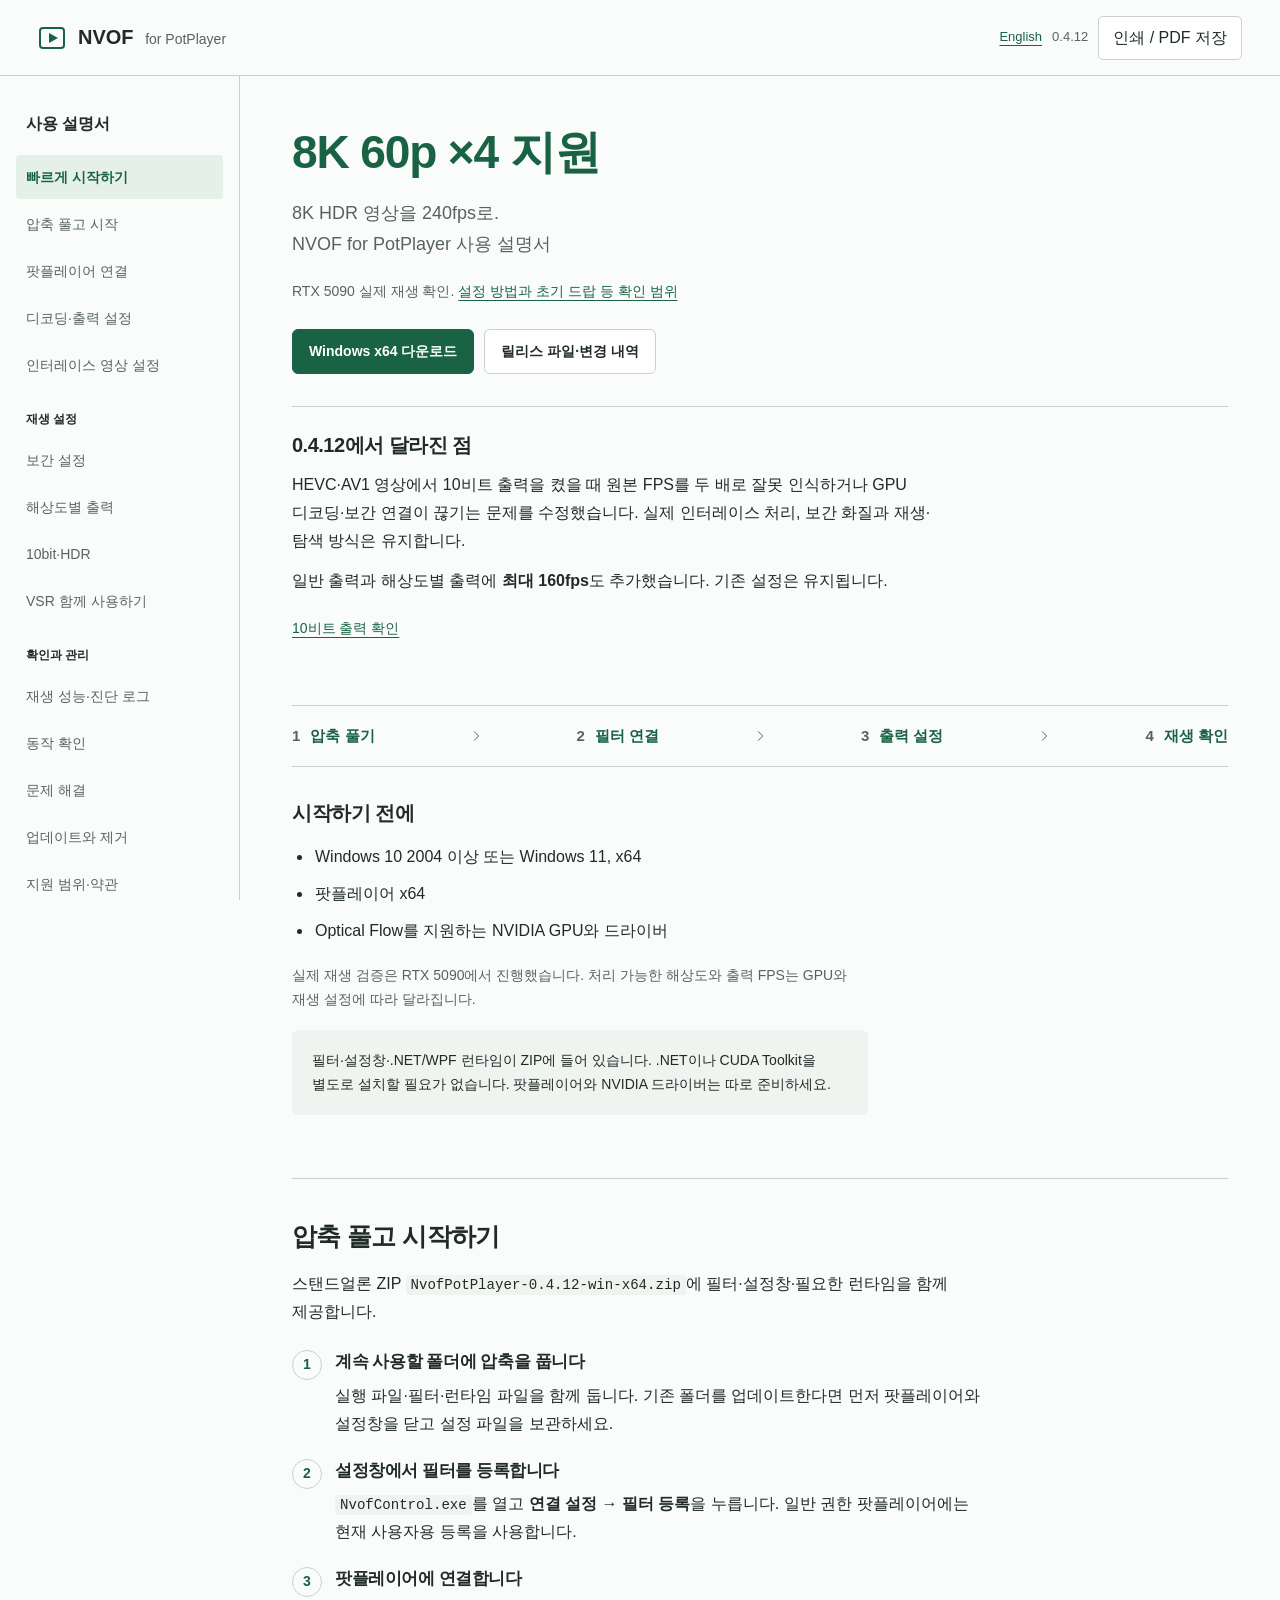
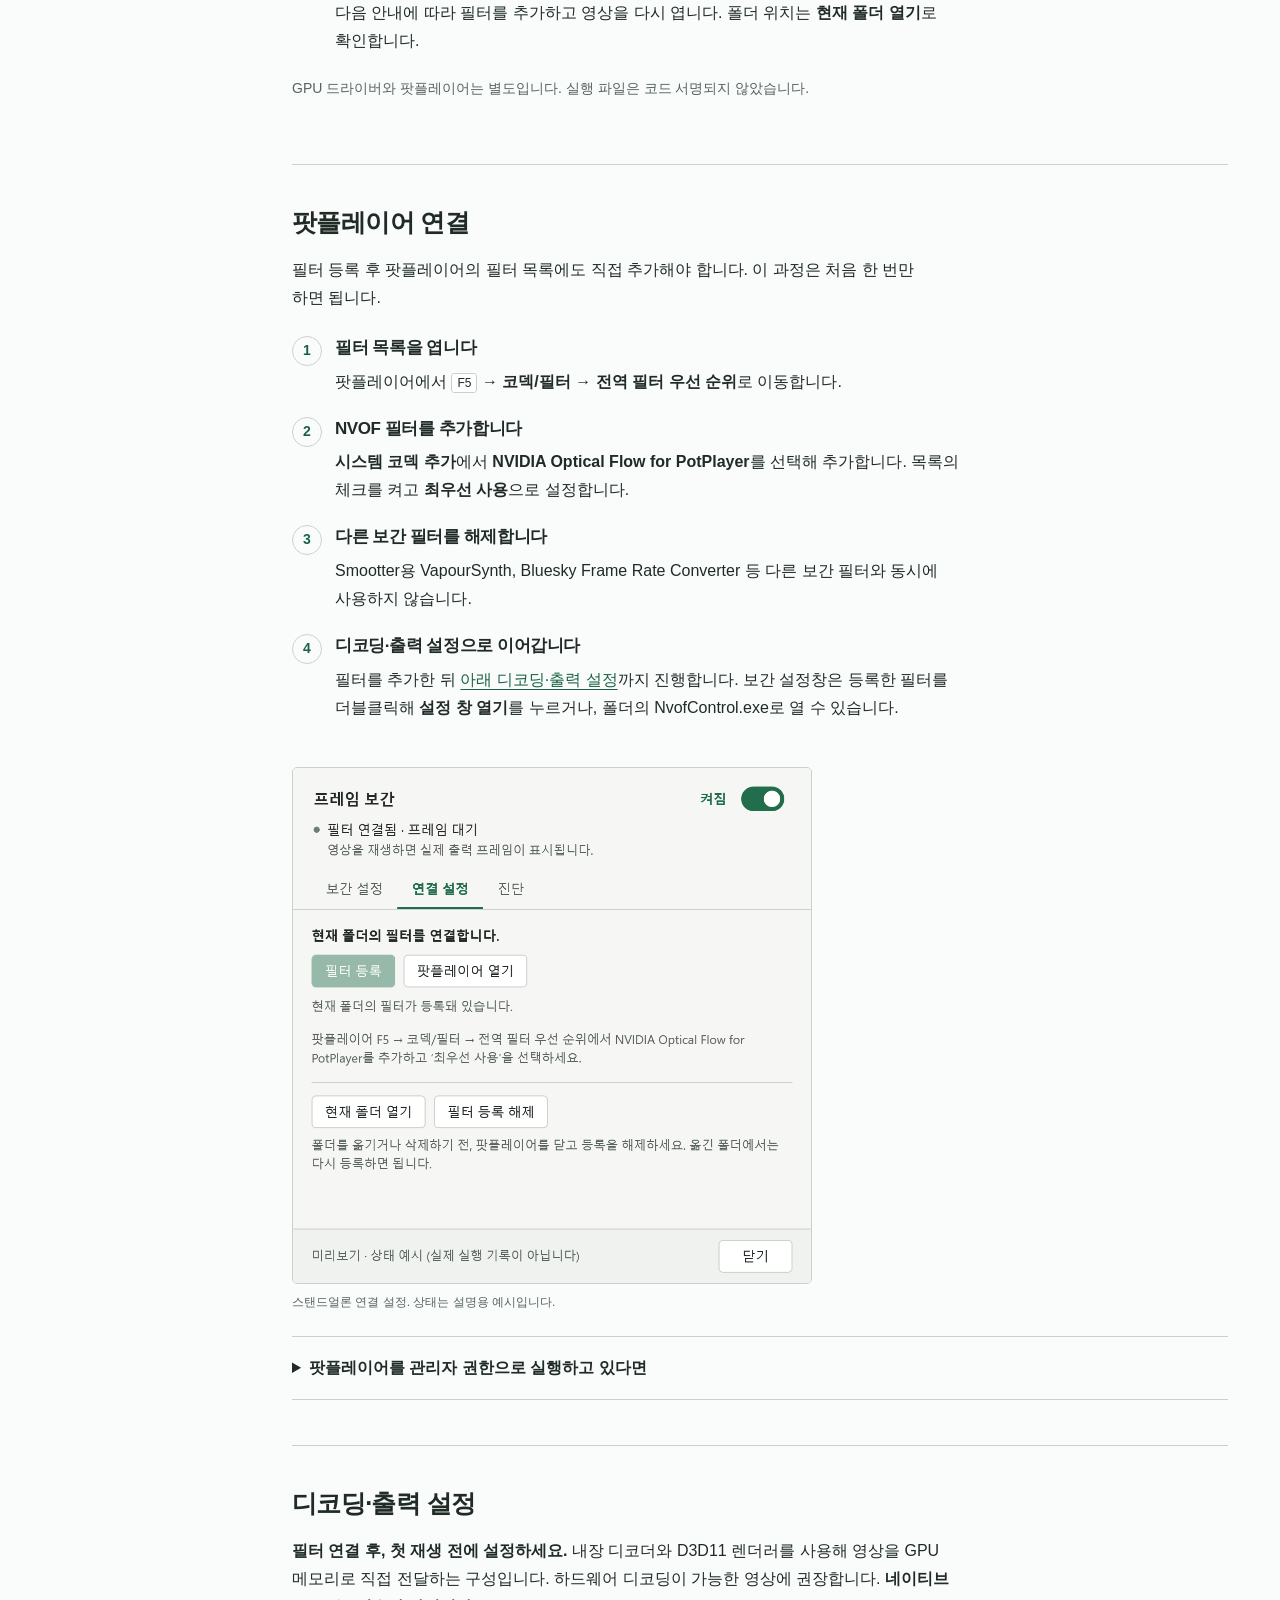
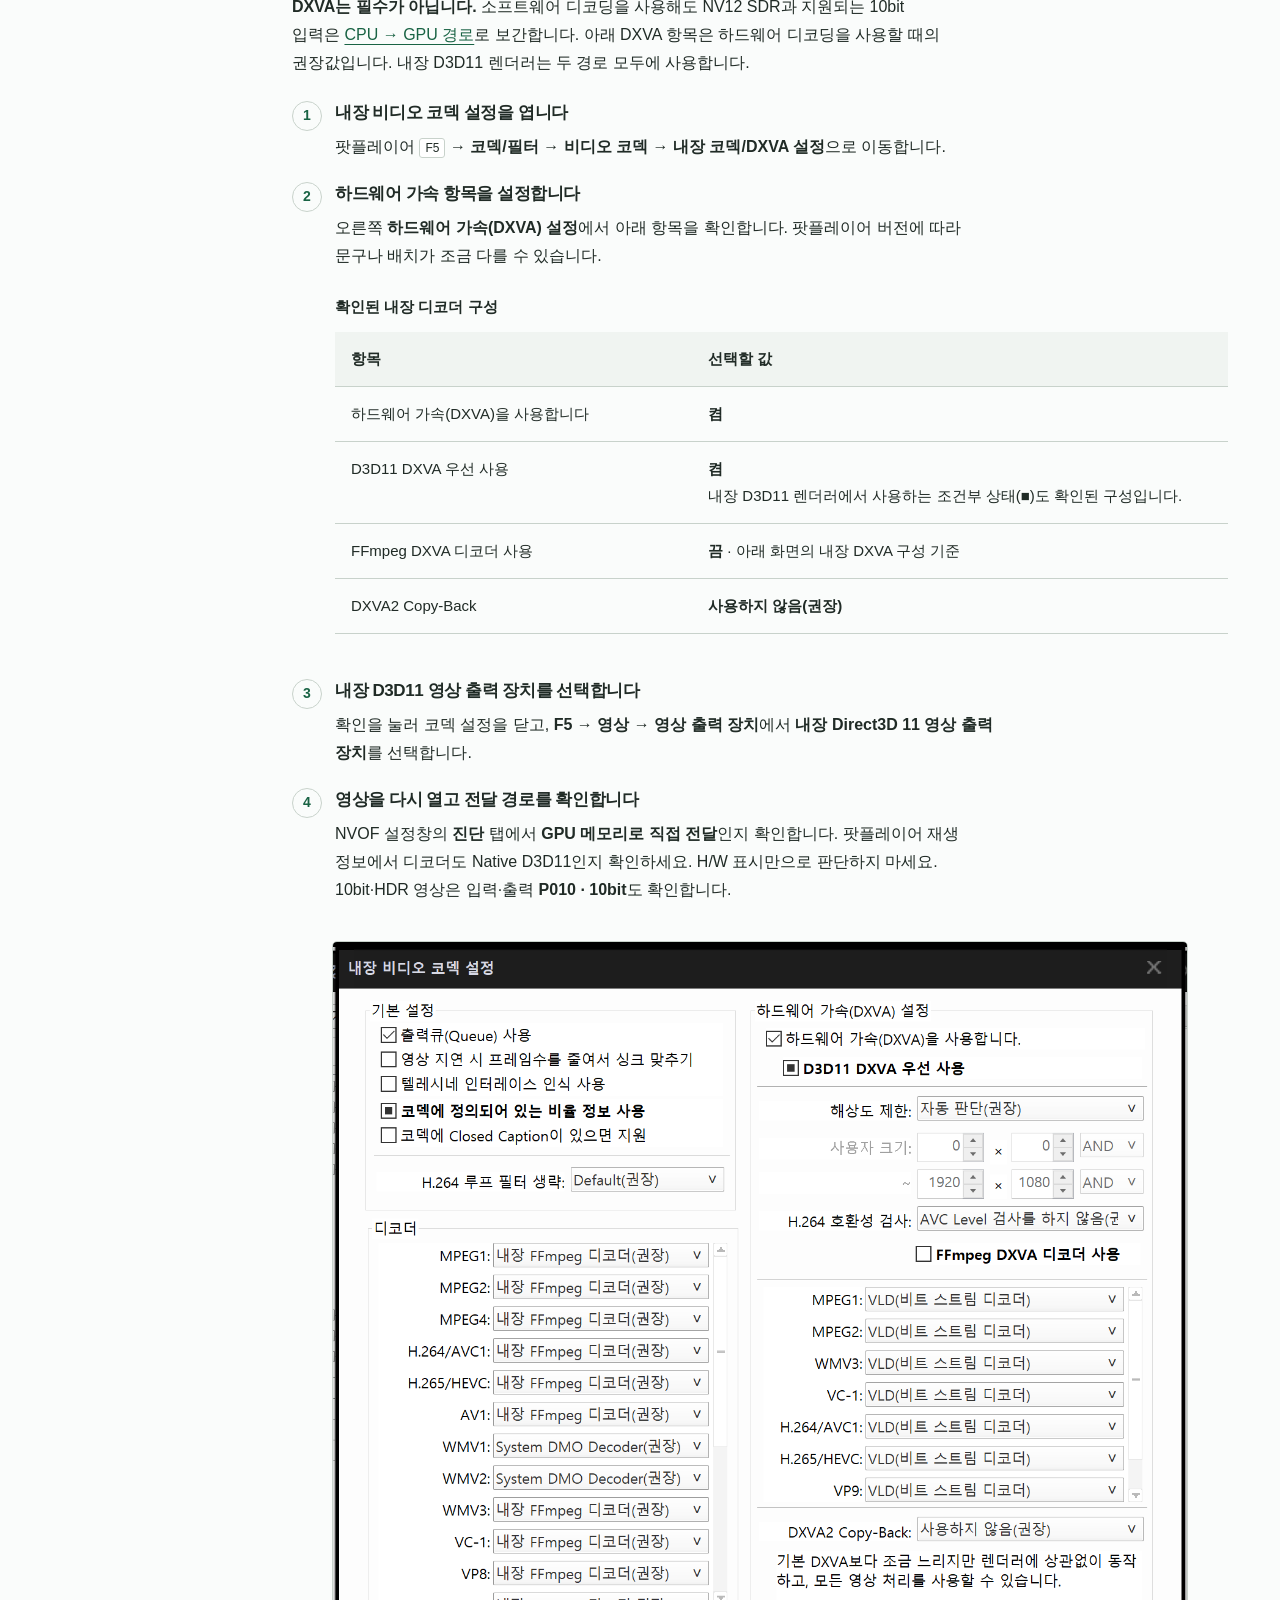
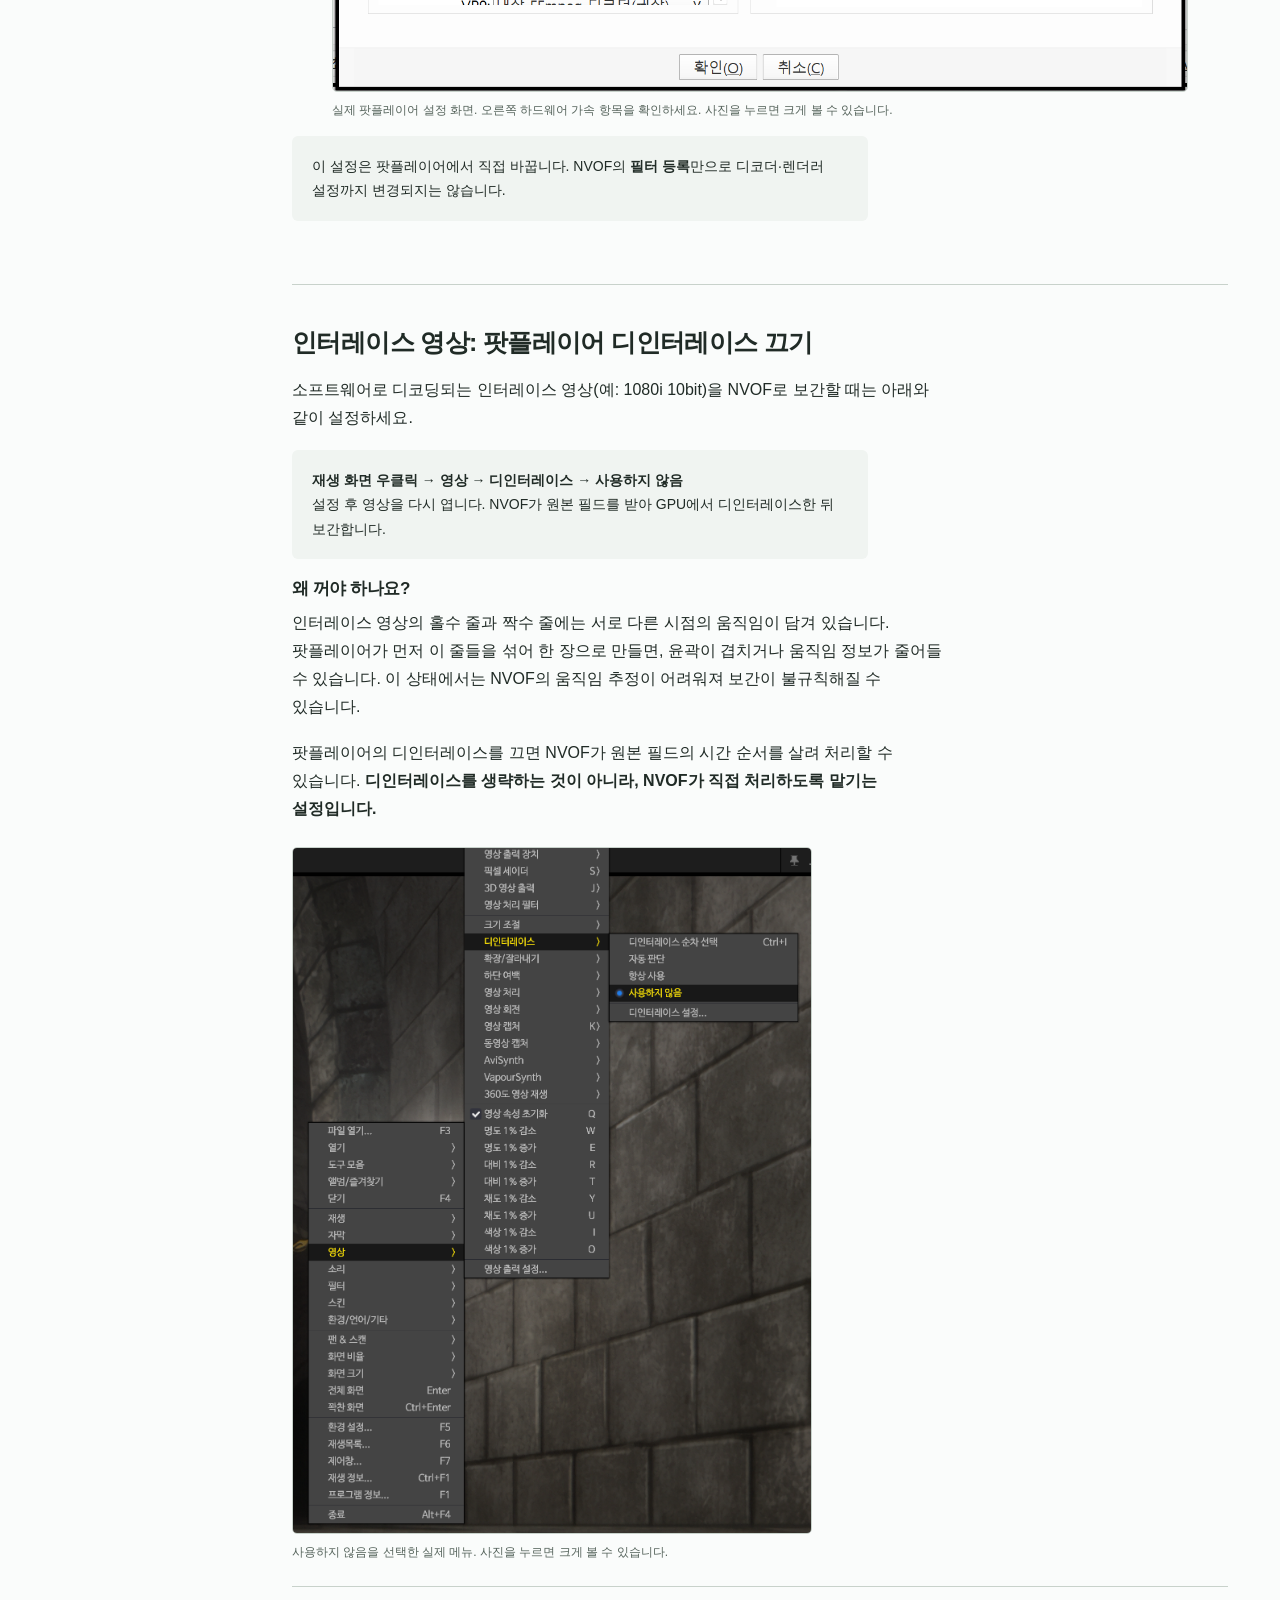
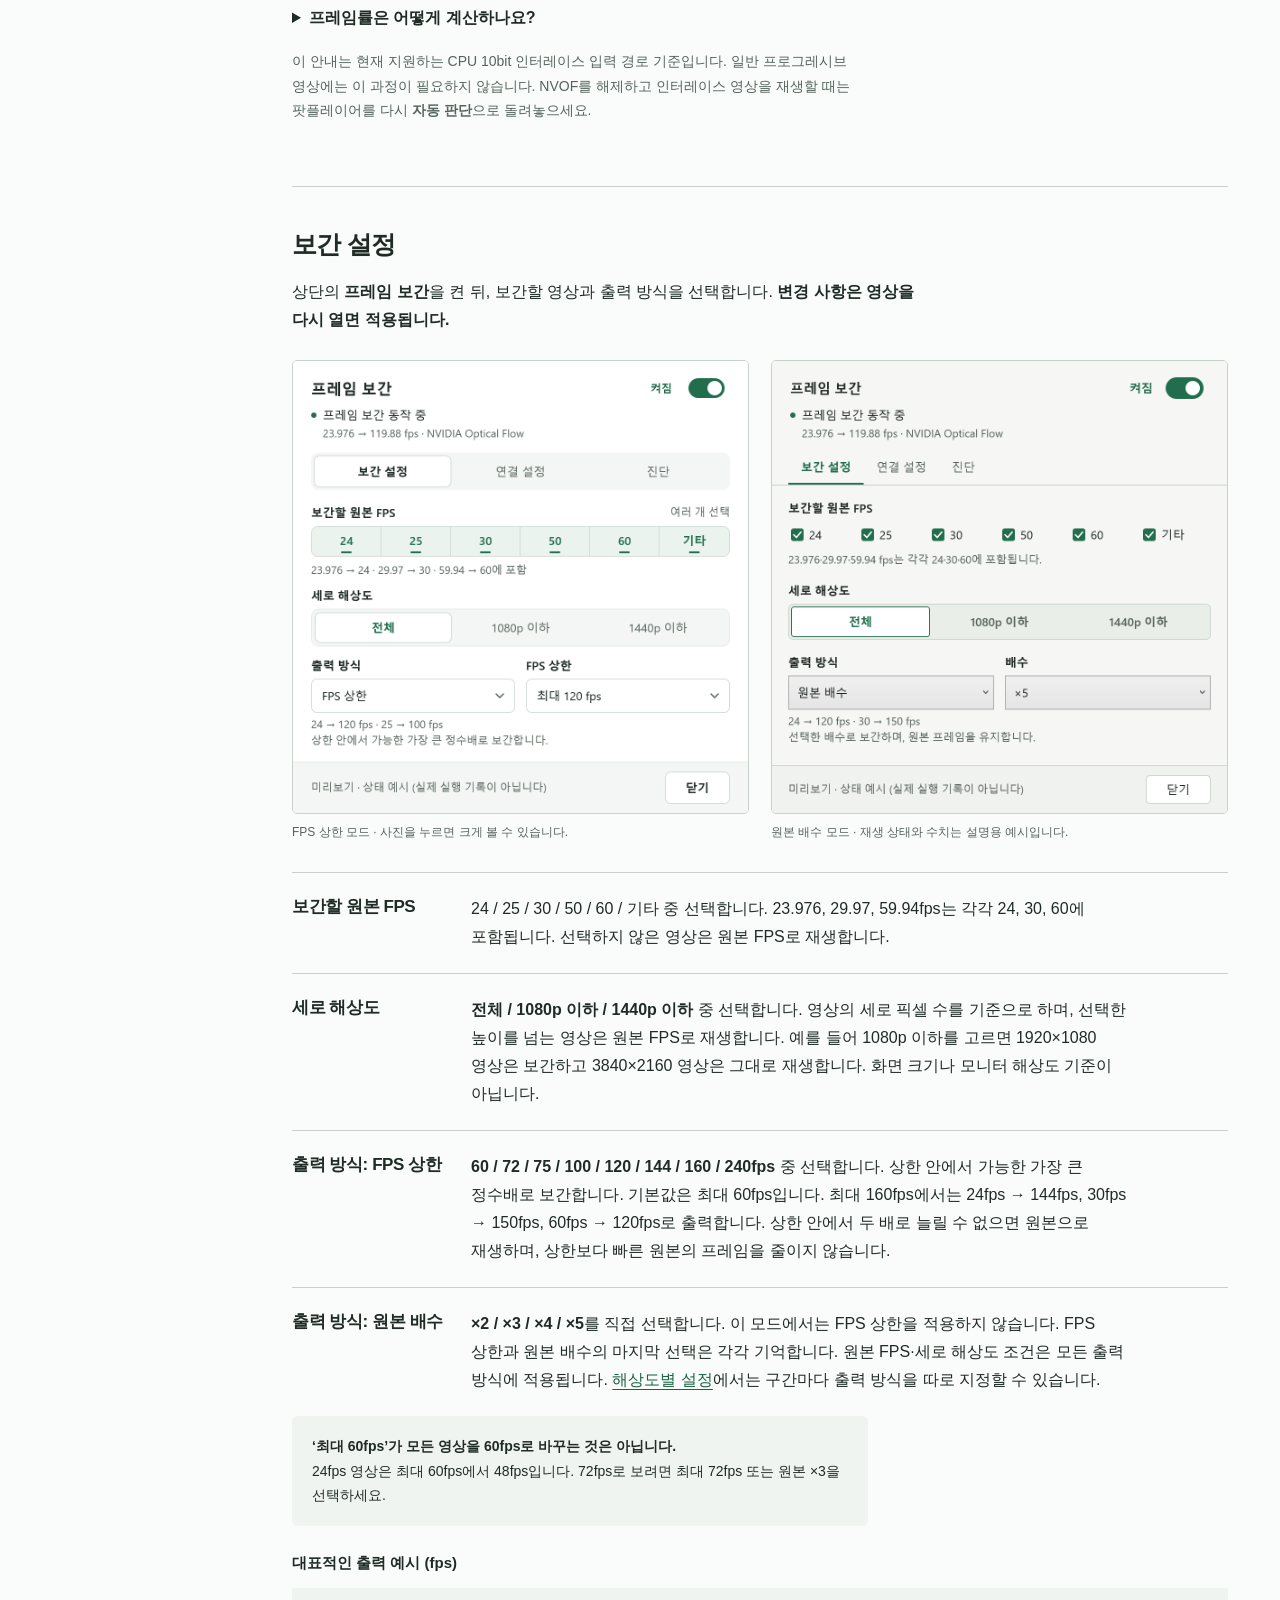
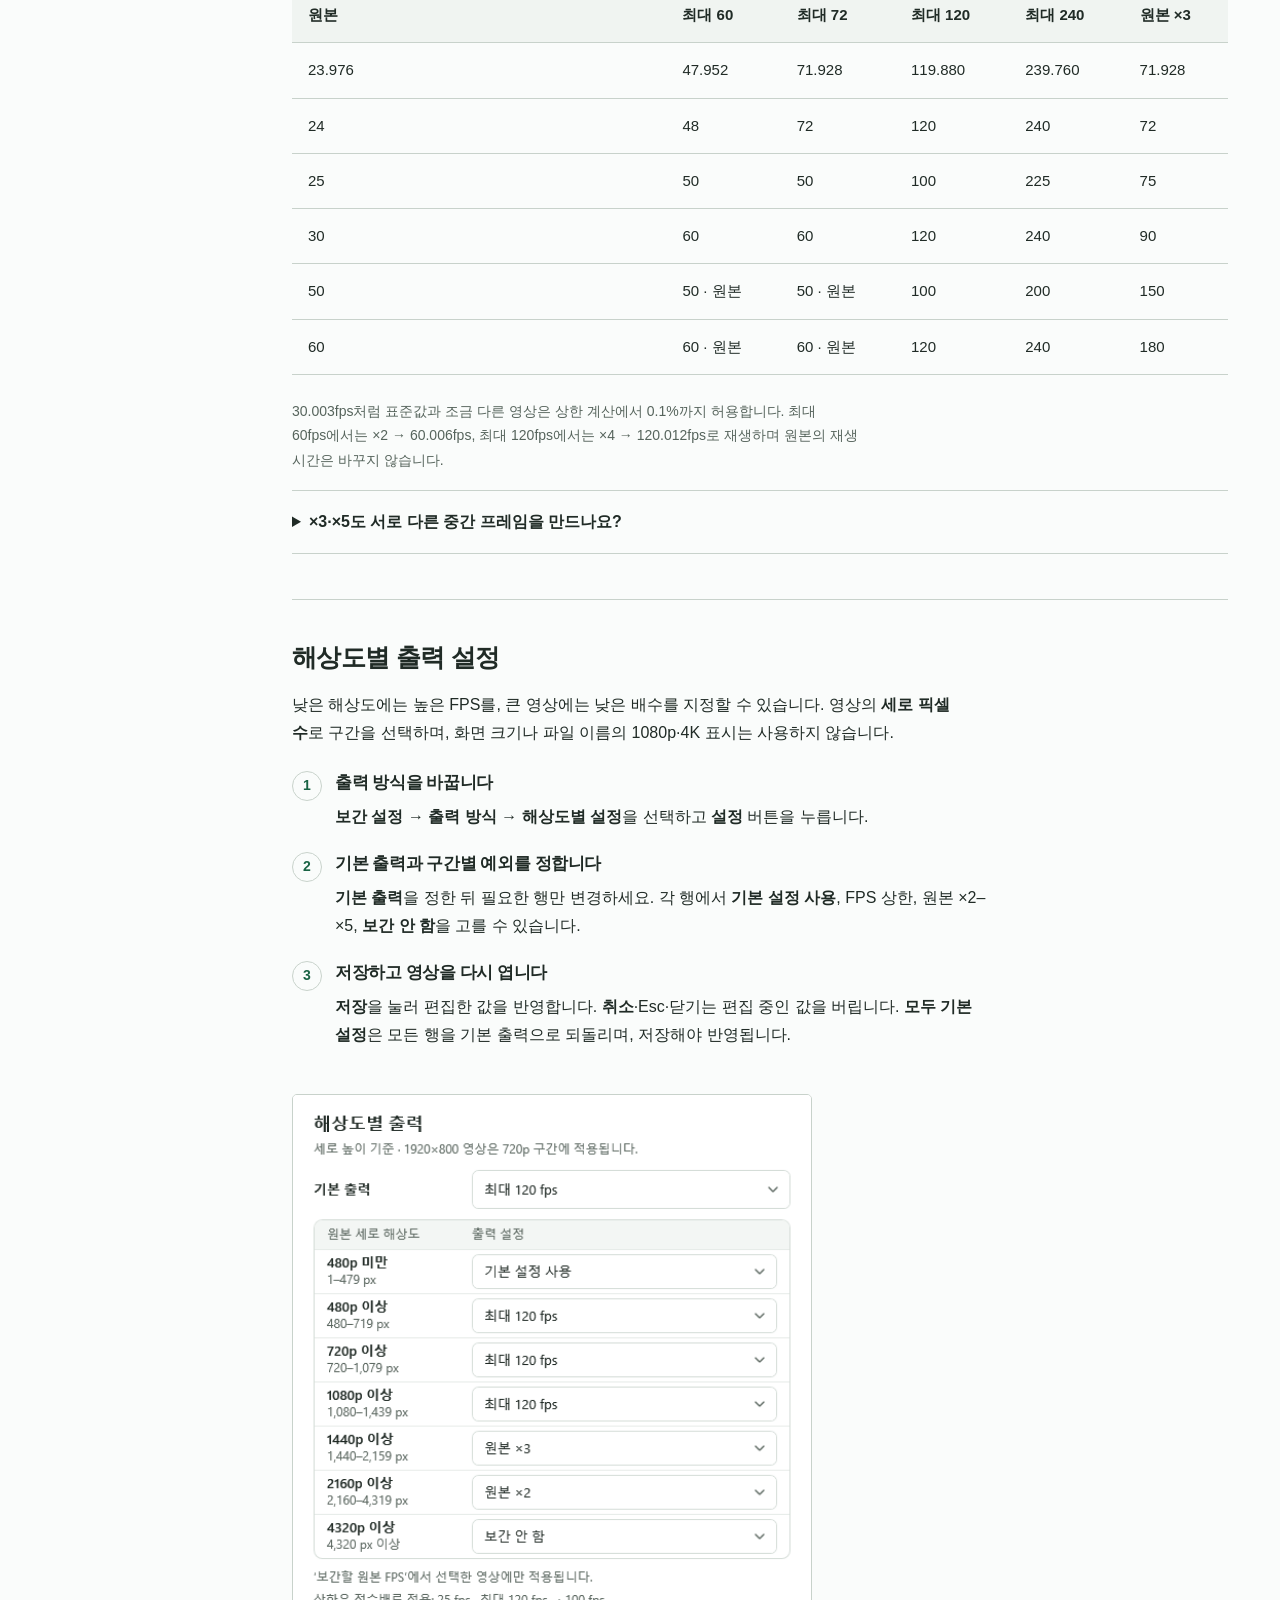
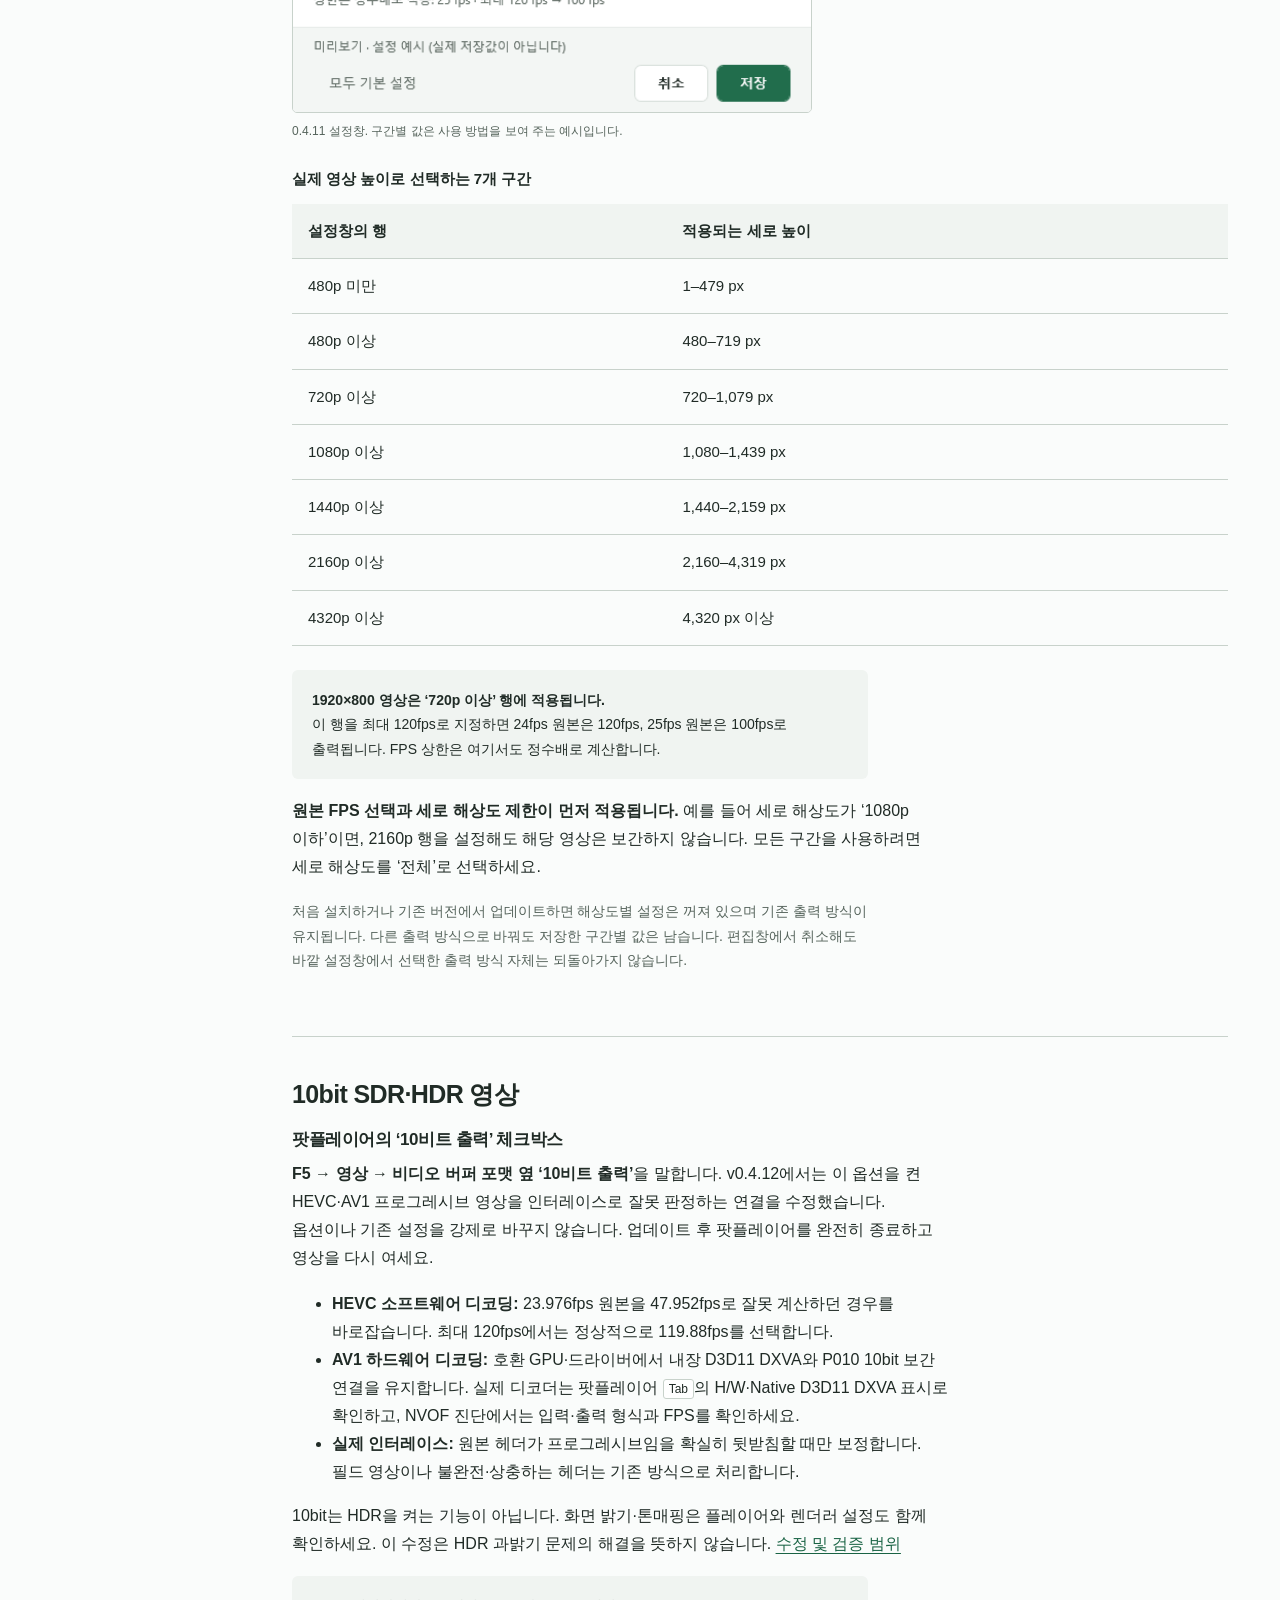
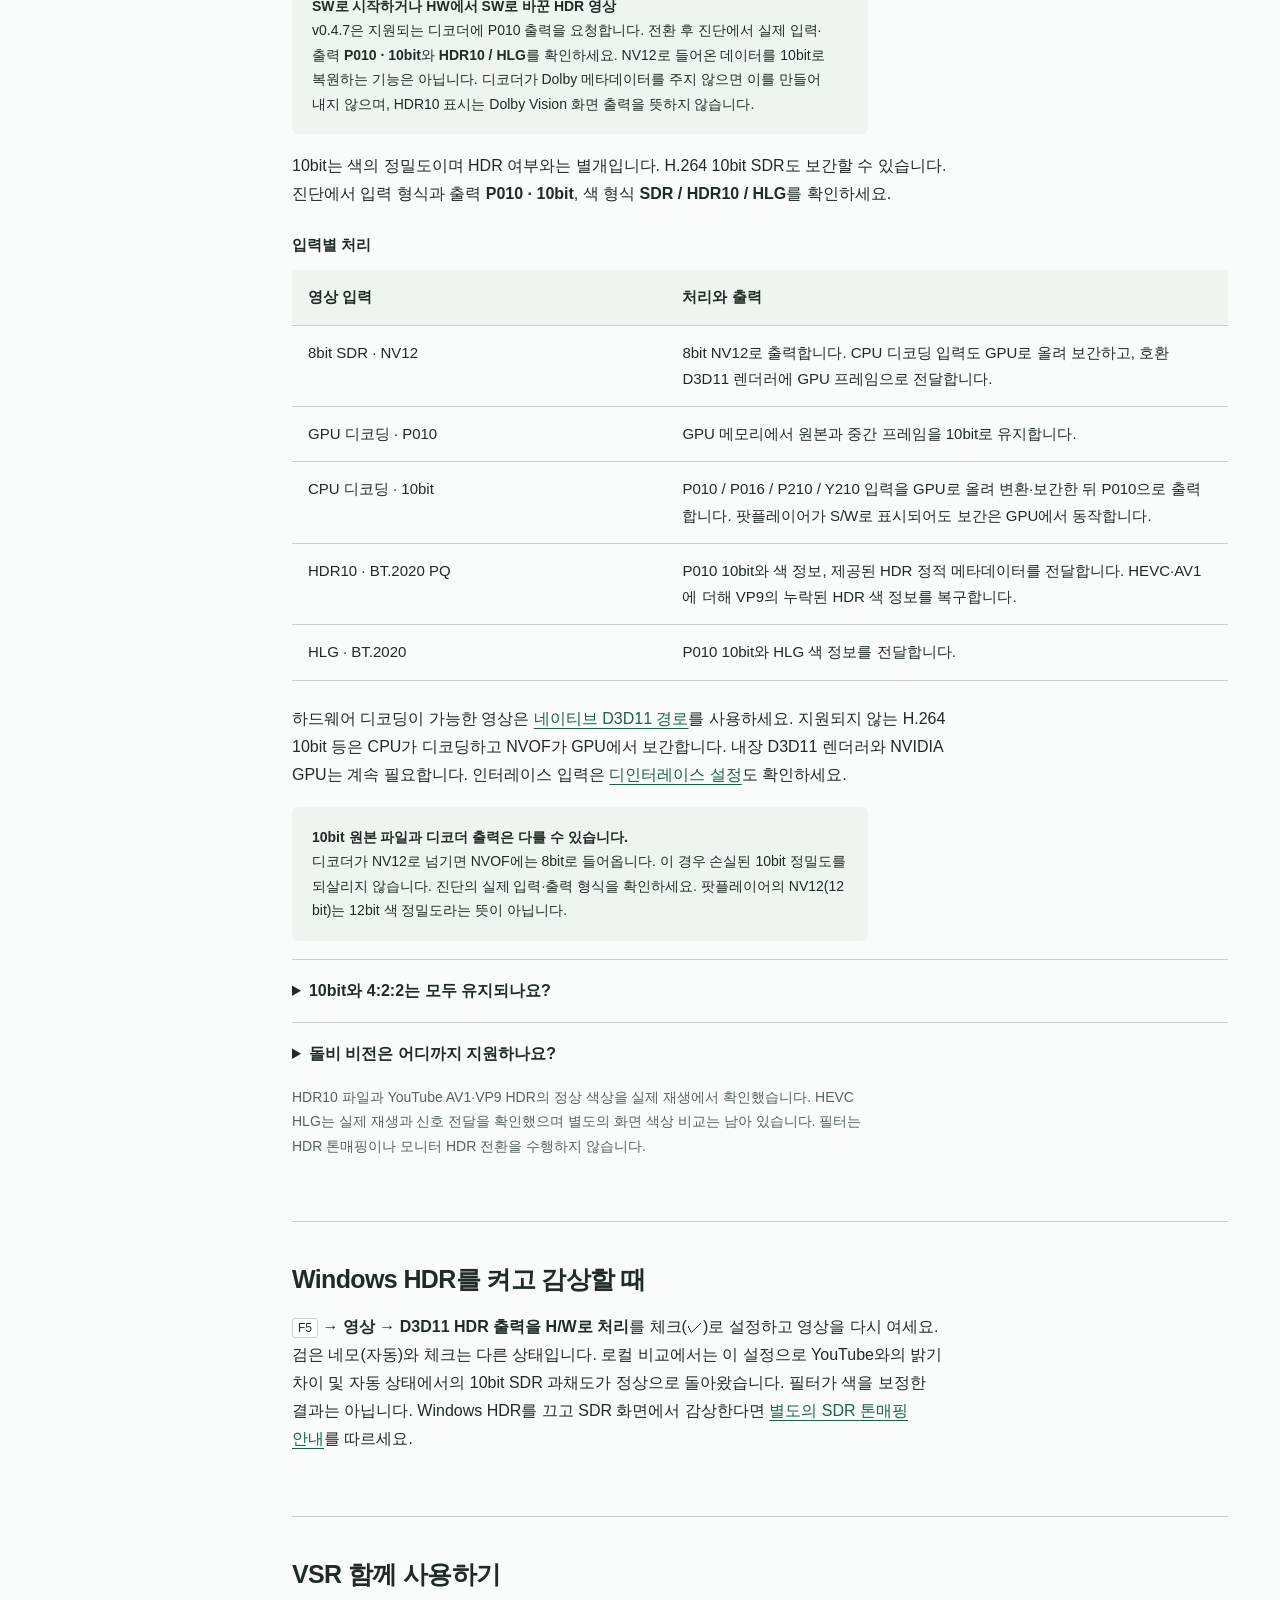
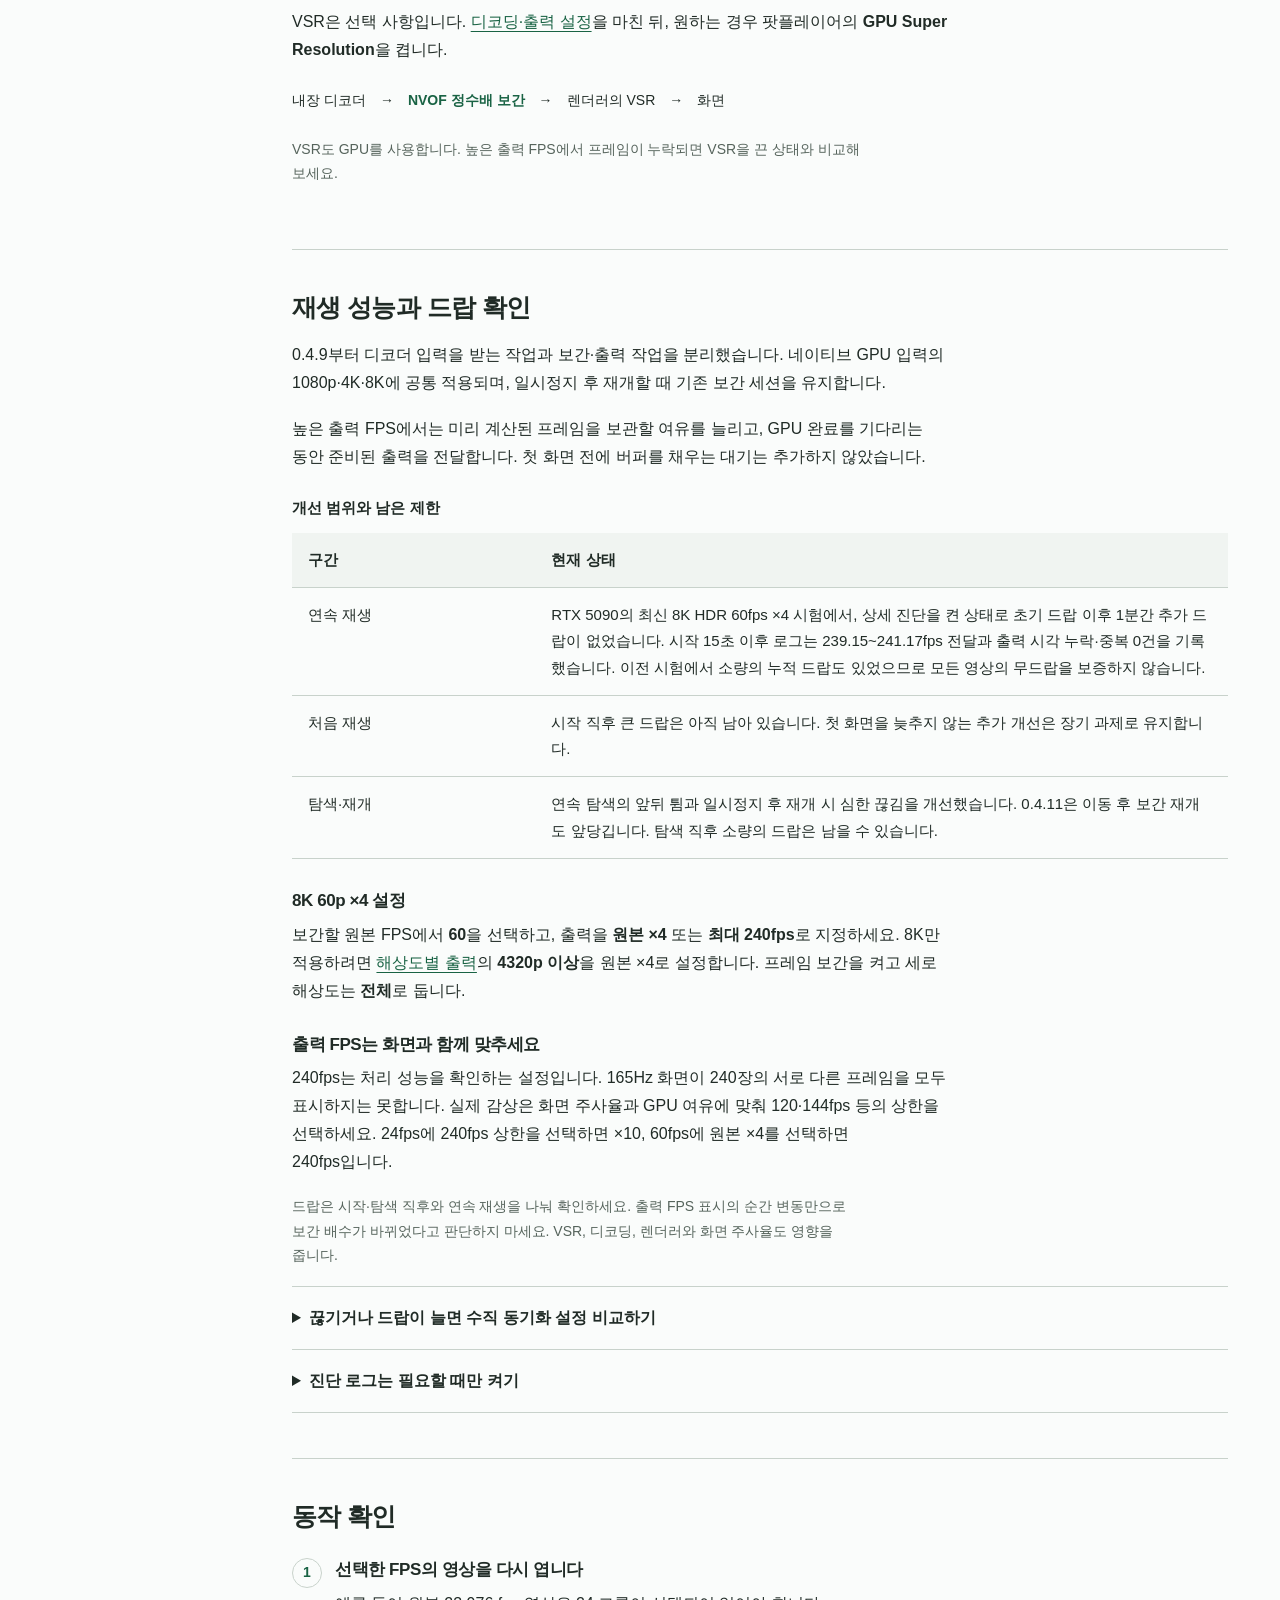
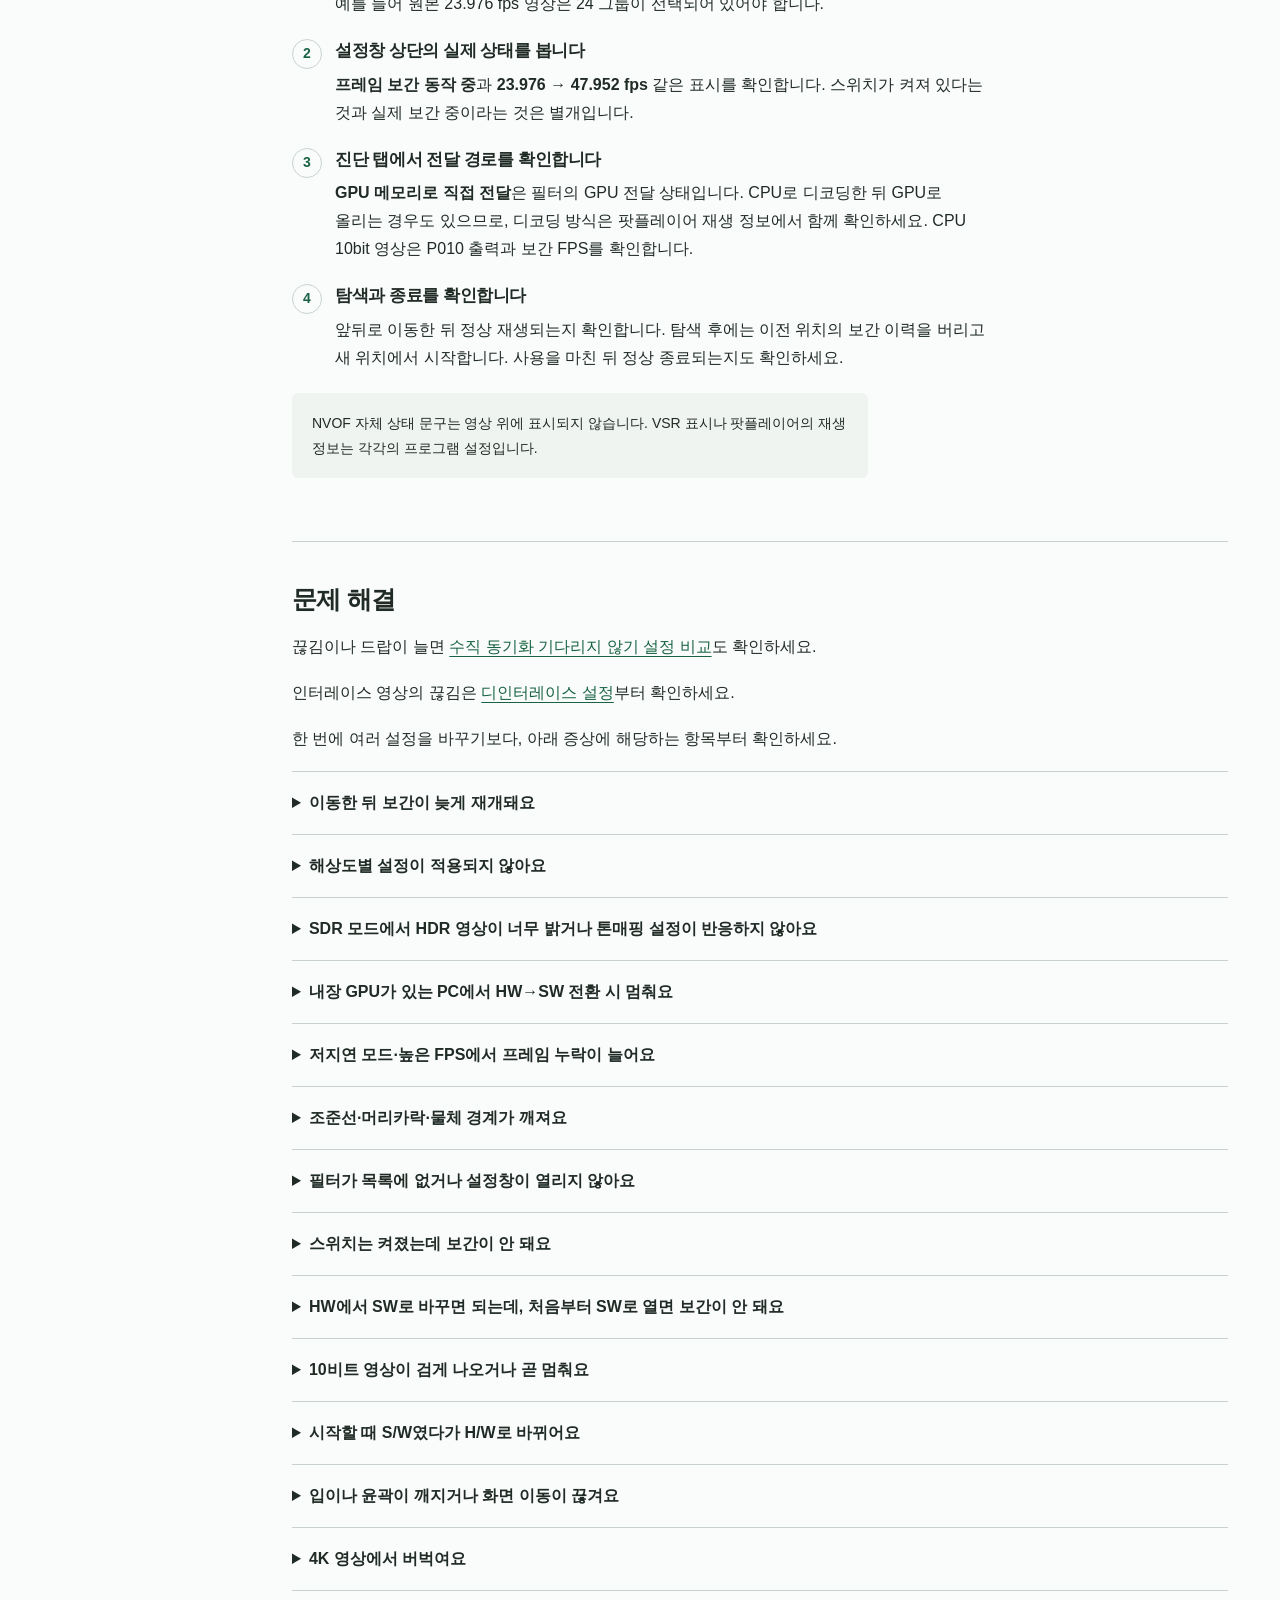
<file: docs/manual/index.html>
<!doctype html>
<html lang="ko"><head><meta charset="utf-8"><meta name="viewport" content="width=device-width,initial-scale=1"><meta name="color-scheme" content="light"><title>NVOF for PotPlayer · 사용 설명서</title><link rel="stylesheet" href="manual.css"><script src="manual.js" defer></script></head>
<body><a class="skip" href="#main">본문으로 건너뛰기</a>
<header class="top"><a class="brand" href="#start" aria-label="NVOF 사용 설명서 처음으로"><svg viewBox="0 0 28 28" width="28" height="28" aria-hidden="true"><rect x="2" y="4" width="24" height="20" rx="3" fill="none" stroke="currentColor" stroke-width="2"/><path d="M11 9 20 14 11 19Z" fill="currentColor"/></svg><span>NVOF <span class="brand-sub">for PotPlayer</span></span></a><div class="header-actions"><a class="language-link" href="en.html" lang="en" hreflang="en">English</a><span class="version">0.4.12</span><button type="button" id="print">인쇄 / PDF 저장</button><button type="button" id="menu" aria-controls="toc" aria-expanded="false">목차</button></div></header>
<div class="layout"><nav id="toc" aria-label="사용 설명서 목차"><p class="nav-title">사용 설명서</p><a href="#start">빠르게 시작하기</a><a href="#install">압축 풀고 시작</a><a href="#connect">팟플레이어 연결</a><a href="#hardware">디코딩·출력 설정</a><a href="#deinterlace">인터레이스 영상 설정</a><p class="nav-group">재생 설정</p><a href="#settings">보간 설정</a><a href="#resolution">해상도별 출력</a><a href="#tenbit">10bit·HDR</a><a href="#vsr">VSR 함께 사용하기</a><p class="nav-group">확인과 관리</p><a href="#performance">재생 성능·진단 로그</a><a href="#check">동작 확인</a><a href="#troubleshoot">문제 해결</a><a href="#update">업데이트와 제거</a><a href="#scope">지원 범위·약관</a><div class="nav-note">인터넷 없이 읽을 수 있어요.<br>문서 안에서 찾기: <kbd>Ctrl</kbd> + <kbd>F</kbd></div></nav>
<main id="main"><section id="start" class="intro"><h1>8K 60p ×4 지원</h1><p class="lead">8K HDR 영상을 240fps로.<br>NVOF for PotPlayer 사용 설명서</p><p class="support-scope">RTX 5090 실제 재생 확인. <a href="#performance">설정 방법과 초기 드랍 등 확인 범위</a></p>
<div class="intro-actions"><a class="button primary" href="https://github.com/mkyoon80-alt/nvof-potplayer/releases/download/v0.4.12/NvofPotPlayer-0.4.12-win-x64.zip">Windows x64 다운로드</a><a class="button" href="https://github.com/mkyoon80-alt/nvof-potplayer/releases/tag/v0.4.12">릴리스 파일·변경 내역</a></div><div class="release-note"><h2>0.4.12에서 달라진 점</h2><p>HEVC·AV1 영상에서 10비트 출력을 켰을 때 원본 FPS를 두 배로 잘못 인식하거나 GPU 디코딩·보간 연결이 끊기는 문제를 수정했습니다. 실제 인터레이스 처리, 보간 화질과 재생·탐색 방식은 유지합니다.</p><p>일반 출력과 해상도별 출력에 <strong>최대 160fps</strong>도 추가했습니다. 기존 설정은 유지됩니다.</p><div class="text-links"><a href="#tenbit">10비트 출력 확인</a></div></div>
<div class="quick-path" aria-label="처음 사용할 때의 순서"><a href="#install"><span>1</span>압축 풀기</a><svg aria-hidden="true" viewBox="0 0 24 24"><path d="m9 5 7 7-7 7"/></svg><a href="#connect"><span>2</span>필터 연결</a><svg aria-hidden="true" viewBox="0 0 24 24"><path d="m9 5 7 7-7 7"/></svg><a href="#hardware"><span>3</span>출력 설정</a><svg aria-hidden="true" viewBox="0 0 24 24"><path d="m9 5 7 7-7 7"/></svg><a href="#check"><span>4</span>재생 확인</a></div>
<h2>시작하기 전에</h2>
<ul class="checklist"><li>Windows 10 2004 이상 또는 Windows 11, x64</li><li>팟플레이어 x64</li><li>Optical Flow를 지원하는 NVIDIA GPU와 드라이버</li></ul>
<p class="muted">실제 재생 검증은 RTX 5090에서 진행했습니다. 처리 가능한 해상도와 출력 FPS는 GPU와 재생 설정에 따라 달라집니다.</p>
<p class="note">필터·설정창·.NET/WPF 런타임이 ZIP에 들어 있습니다. .NET이나 CUDA Toolkit을 별도로 설치할 필요가 없습니다. 팟플레이어와 NVIDIA 드라이버는 따로 준비하세요.</p></section>
<section id="install"><h2>압축 풀고 시작하기</h2><p>스탠드얼론 ZIP <code>NvofPotPlayer-0.4.12-win-x64.zip</code>에 필터·설정창·필요한 런타임을 함께 제공합니다.</p><ol class="steps"><li><h3>계속 사용할 폴더에 압축을 풉니다</h3><p>실행 파일·필터·런타임 파일을 함께 둡니다. 기존 폴더를 업데이트한다면 먼저 팟플레이어와 설정창을 닫고 설정 파일을 보관하세요.</p></li><li><h3>설정창에서 필터를 등록합니다</h3><p><code>NvofControl.exe</code>를 열고 <strong>연결 설정 → 필터 등록</strong>을 누릅니다. 일반 권한 팟플레이어에는 현재 사용자용 등록을 사용합니다.</p></li><li><h3>팟플레이어에 연결합니다</h3><p>다음 안내에 따라 필터를 추가하고 영상을 다시 엽니다. 폴더 위치는 <strong>현재 폴더 열기</strong>로 확인합니다.</p></li></ol><p class="muted">GPU 드라이버와 팟플레이어는 별도입니다. 실행 파일은 코드 서명되지 않았습니다.</p></section>
<section id="connect"><h2>팟플레이어 연결</h2><p>필터 등록 후 팟플레이어의 필터 목록에도 직접 추가해야 합니다. 이 과정은 처음 한 번만 하면 됩니다.</p><ol class="steps"><li><h3>필터 목록을 엽니다</h3><p>팟플레이어에서 <kbd>F5</kbd> → <strong>코덱/필터</strong> → <strong>전역 필터 우선 순위</strong>로 이동합니다.</p></li><li><h3>NVOF 필터를 추가합니다</h3><p><strong>시스템 코덱 추가</strong>에서 <strong>NVIDIA Optical Flow for PotPlayer</strong>를 선택해 추가합니다. 목록의 체크를 켜고 <strong>최우선 사용</strong>으로 설정합니다.</p></li><li><h3>다른 보간 필터를 해제합니다</h3><p>Smootter용 VapourSynth, Bluesky Frame Rate Converter 등 다른 보간 필터와 동시에 사용하지 않습니다.</p></li><li><h3>디코딩·출력 설정으로 이어갑니다</h3><p>필터를 추가한 뒤 <a href="#hardware">아래 디코딩·출력 설정</a>까지 진행합니다. 보간 설정창은 등록한 필터를 더블클릭해 <strong>설정 창 열기</strong>를 누르거나, 폴더의 NvofControl.exe로 열 수 있습니다.</p></li></ol><figure class="options-figure"><a href="images/connection.png"><img src="images/connection.png" alt="연결 설정의 필터 등록, 팟플레이어 열기, 현재 폴더 열기, 필터 등록 해제 버튼" width="1008" height="1002" loading="lazy"></a><figcaption>스탠드얼론 연결 설정. 상태는 설명용 예시입니다.</figcaption></figure><details><summary>팟플레이어를 관리자 권한으로 실행하고 있다면</summary><p>일반 권한으로 실행하는 구성이 가장 간단합니다. 관리자 실행이 필요하다면 NVOF의 <strong>연결 설정</strong> 탭에서 관리자용 등록을 진행합니다. 이때만 Windows 권한 승인이 필요합니다. 관리자용 등록은 연결 설정의 필터 등록 해제에서 Windows 권한 승인을 받아 해제합니다.</p></details></section>
<section id="hardware"><h2>디코딩·출력 설정</h2>
<p><strong>필터 연결 후, 첫 재생 전에 설정하세요.</strong> 내장 디코더와 D3D11 렌더러를 사용해 영상을 GPU 메모리로 직접 전달하는 구성입니다. 하드웨어 디코딩이 가능한 영상에 권장합니다. <strong>네이티브 DXVA는 필수가 아닙니다.</strong> 소프트웨어 디코딩을 사용해도 NV12 SDR과 지원되는 10bit 입력은 <a href="#tenbit">CPU → GPU 경로</a>로 보간합니다. 아래 DXVA 항목은 하드웨어 디코딩을 사용할 때의 권장값입니다. 내장 D3D11 렌더러는 두 경로 모두에 사용합니다.</p>
<ol class="steps">
<li><h3>내장 비디오 코덱 설정을 엽니다</h3><p>팟플레이어 <kbd>F5</kbd> → <strong>코덱/필터 → 비디오 코덱 → 내장 코덱/DXVA 설정</strong>으로 이동합니다.</p></li>
<li><h3>하드웨어 가속 항목을 설정합니다</h3><p>오른쪽 <strong>하드웨어 가속(DXVA) 설정</strong>에서 아래 항목을 확인합니다. 팟플레이어 버전에 따라 문구나 배치가 조금 다를 수 있습니다.</p>
<div class="table-wrap" tabindex="0" role="region" aria-label="디코딩·출력 설정값"><table><caption>확인된 내장 디코더 구성</caption><thead><tr><th scope="col">항목</th><th scope="col">선택할 값</th></tr></thead><tbody>
<tr><th scope="row">하드웨어 가속(DXVA)을 사용합니다</th><td><strong>켬</strong></td></tr>
<tr><th scope="row">D3D11 DXVA 우선 사용</th><td><strong>켬</strong><br>내장 D3D11 렌더러에서 사용하는 조건부 상태(■)도 확인된 구성입니다.</td></tr>
<tr><th scope="row">FFmpeg DXVA 디코더 사용</th><td><strong>끔</strong> · 아래 화면의 내장 DXVA 구성 기준</td></tr>
<tr><th scope="row">DXVA2 Copy-Back</th><td><strong>사용하지 않음(권장)</strong></td></tr>
</tbody></table></div></li>
<li><h3>내장 D3D11 영상 출력 장치를 선택합니다</h3><p>확인을 눌러 코덱 설정을 닫고, <strong>F5 → 영상 → 영상 출력 장치</strong>에서 <strong>내장 Direct3D 11 영상 출력 장치</strong>를 선택합니다.</p></li>
<li><h3>영상을 다시 열고 전달 경로를 확인합니다</h3><p>NVOF 설정창의 <strong>진단</strong> 탭에서 <strong>GPU 메모리로 직접 전달</strong>인지 확인합니다. 팟플레이어 재생 정보에서 디코더도 Native D3D11인지 확인하세요. H/W 표시만으로 판단하지 마세요. 10bit·HDR 영상은 입력·출력 <strong>P010 · 10bit</strong>도 확인합니다.</p></li>
</ol>
<figure><a href="images/potplayer-dxva.png"><img src="images/potplayer-dxva.png" alt="팟플레이어 내장 비디오 코덱 설정: DXVA 켬, D3D11 DXVA 우선 사용 조건부 상태, FFmpeg DXVA 끔, DXVA2 Copy-Back 사용하지 않음" width="1397" height="1225" loading="lazy"></a><figcaption>실제 팟플레이어 설정 화면. 오른쪽 하드웨어 가속 항목을 확인하세요. 사진을 누르면 크게 볼 수 있습니다.</figcaption></figure>
<p class="note">이 설정은 팟플레이어에서 직접 바꿉니다. NVOF의 <strong>필터 등록</strong>만으로 디코더·렌더러 설정까지 변경되지는 않습니다.</p>
</section>
<section id="deinterlace"><h2>인터레이스 영상: 팟플레이어 디인터레이스 끄기</h2>
<p>소프트웨어로 디코딩되는 인터레이스 영상(예: 1080i 10bit)을 NVOF로 보간할 때는 아래와 같이 설정하세요.</p>
<p class="note"><strong>재생 화면 우클릭 → 영상 → 디인터레이스 → 사용하지 않음</strong><br>설정 후 영상을 다시 엽니다. NVOF가 원본 필드를 받아 GPU에서 디인터레이스한 뒤 보간합니다.</p>
<h3>왜 꺼야 하나요?</h3>
<p>인터레이스 영상의 홀수 줄과 짝수 줄에는 서로 다른 시점의 움직임이 담겨 있습니다. 팟플레이어가 먼저 이 줄들을 섞어 한 장으로 만들면, 윤곽이 겹치거나 움직임 정보가 줄어들 수 있습니다. 이 상태에서는 NVOF의 움직임 추정이 어려워져 보간이 불규칙해질 수 있습니다.</p>
<p>팟플레이어의 디인터레이스를 끄면 NVOF가 원본 필드의 시간 순서를 살려 처리할 수 있습니다. <strong>디인터레이스를 생략하는 것이 아니라, NVOF가 직접 처리하도록 맡기는 설정입니다.</strong></p>
<figure class="options-figure"><a href="images/potplayer-deinterlace.png"><img src="images/potplayer-deinterlace.png" alt="팟플레이어 영상 → 디인터레이스 메뉴에서 사용하지 않음을 선택한 화면" width="1285" height="1699" loading="lazy"></a><figcaption>사용하지 않음을 선택한 실제 메뉴. 사진을 누르면 크게 볼 수 있습니다.</figcaption></figure>
<details><summary>프레임률은 어떻게 계산하나요?</summary><p>25fps 인터레이스 영상에 초당 50개 시점의 필드가 있다면, NVOF는 먼저 50p로 만든 뒤 보간합니다. 이 경우 최대 120fps 설정의 출력은 100fps(50 ×2)입니다. 일반적인 25p 영상에 적용되는 ×4와는 입력 단계가 다릅니다.</p></details>
<p class="muted">이 안내는 현재 지원하는 CPU 10bit 인터레이스 입력 경로 기준입니다. 일반 프로그레시브 영상에는 이 과정이 필요하지 않습니다. NVOF를 해제하고 인터레이스 영상을 재생할 때는 팟플레이어를 다시 <strong>자동 판단</strong>으로 돌려놓으세요.</p>
</section>
<section id="settings"><h2>보간 설정</h2>
<p>상단의 <strong>프레임 보간</strong>을 켠 뒤, 보간할 영상과 출력 방식을 선택합니다. <strong>변경 사항은 영상을 다시 열면 적용됩니다.</strong></p>
<div class="settings-shots">
<figure><a href="images/controller.png"><img src="images/controller.png" alt="보간 설정: 원본 FPS, 세로 해상도, 출력 방식 FPS 상한과 최대 120fps 선택" width="1008" height="1002" loading="lazy"></a><figcaption>FPS 상한 모드 · 사진을 누르면 크게 볼 수 있습니다.</figcaption></figure>
<figure><a href="images/multiplier.png"><img src="images/multiplier.png" alt="보간 설정: 출력 방식 원본 배수와 5배 선택" width="1008" height="1002" loading="lazy"></a><figcaption>원본 배수 모드 · 재생 상태와 수치는 설명용 예시입니다.</figcaption></figure>
</div>
<div class="setting-row"><h3>보간할 원본 FPS</h3><p>24 / 25 / 30 / 50 / 60 / 기타 중 선택합니다. 23.976, 29.97, 59.94fps는 각각 24, 30, 60에 포함됩니다. 선택하지 않은 영상은 원본 FPS로 재생합니다.</p></div>
<div class="setting-row"><h3>세로 해상도</h3><p><strong>전체 / 1080p 이하 / 1440p 이하</strong> 중 선택합니다. 영상의 세로 픽셀 수를 기준으로 하며, 선택한 높이를 넘는 영상은 원본 FPS로 재생합니다. 예를 들어 1080p 이하를 고르면 1920×1080 영상은 보간하고 3840×2160 영상은 그대로 재생합니다. 화면 크기나 모니터 해상도 기준이 아닙니다.</p></div>
<div class="setting-row"><h3>출력 방식: FPS 상한</h3><p><strong>60 / 72 / 75 / 100 / 120 / 144 / 160 / 240fps</strong> 중 선택합니다. 상한 안에서 가능한 가장 큰 정수배로 보간합니다. 기본값은 최대 60fps입니다. 최대 160fps에서는 24fps → 144fps, 30fps → 150fps, 60fps → 120fps로 출력합니다. 상한 안에서 두 배로 늘릴 수 없으면 원본으로 재생하며, 상한보다 빠른 원본의 프레임을 줄이지 않습니다.</p></div>
<div class="setting-row"><h3>출력 방식: 원본 배수</h3><p><strong>×2 / ×3 / ×4 / ×5</strong>를 직접 선택합니다. 이 모드에서는 FPS 상한을 적용하지 않습니다. FPS 상한과 원본 배수의 마지막 선택은 각각 기억합니다. 원본 FPS·세로 해상도 조건은 모든 출력 방식에 적용됩니다. <a href="#resolution">해상도별 설정</a>에서는 구간마다 출력 방식을 따로 지정할 수 있습니다.</p></div>
<p class="note"><strong>‘최대 60fps’가 모든 영상을 60fps로 바꾸는 것은 아닙니다.</strong><br>24fps 영상은 최대 60fps에서 48fps입니다. 72fps로 보려면 최대 72fps 또는 원본 ×3을 선택하세요.</p>
<div class="table-wrap" tabindex="0" role="region" aria-label="원본 FPS와 출력 비교표, 좁은 화면에서는 가로로 이동할 수 있습니다"><table>
<caption>대표적인 출력 예시 (fps)</caption><thead><tr><th scope="col">원본</th><th scope="col">최대 60</th><th scope="col">최대 72</th><th scope="col">최대 120</th><th scope="col">최대 240</th><th scope="col">원본 ×3</th></tr></thead><tbody>
<tr><th scope="row">23.976</th><td>47.952</td><td>71.928</td><td>119.880</td><td>239.760</td><td>71.928</td></tr>
<tr><th scope="row">24</th><td>48</td><td>72</td><td>120</td><td>240</td><td>72</td></tr>
<tr><th scope="row">25</th><td>50</td><td>50</td><td>100</td><td>225</td><td>75</td></tr>
<tr><th scope="row">30</th><td>60</td><td>60</td><td>120</td><td>240</td><td>90</td></tr>
<tr><th scope="row">50</th><td>50 · 원본</td><td>50 · 원본</td><td>100</td><td>200</td><td>150</td></tr>
<tr><th scope="row">60</th><td>60 · 원본</td><td>60 · 원본</td><td>120</td><td>240</td><td>180</td></tr>
</tbody></table></div>
<p class="muted">30.003fps처럼 표준값과 조금 다른 영상은 상한 계산에서 0.1%까지 허용합니다. 최대 60fps에서는 ×2 → 60.006fps, 최대 120fps에서는 ×4 → 120.012fps로 재생하며 원본의 재생 시간은 바꾸지 않습니다.</p>
<details><summary>×3·×5도 서로 다른 중간 프레임을 만드나요?</summary><p>네. ×3은 원본 두 장 사이의 1/3·2/3 시점, ×5는 20·40·60·80% 시점에 각각 중간 프레임을 만듭니다. 같은 프레임을 반복하는 방식이 아닙니다. 높은 출력 FPS일수록 처리량이 늘어나므로 팟플레이어의 실제 렌더링 FPS와 프레임 누락도 함께 확인하세요.</p></details>
</section>

<section id="resolution"><h2>해상도별 출력 설정</h2>
<p>낮은 해상도에는 높은 FPS를, 큰 영상에는 낮은 배수를 지정할 수 있습니다. 영상의 <strong>세로 픽셀 수</strong>로 구간을 선택하며, 화면 크기나 파일 이름의 1080p·4K 표시는 사용하지 않습니다.</p>
<ol class="steps"><li><h3>출력 방식을 바꿉니다</h3><p><strong>보간 설정 → 출력 방식 → 해상도별 설정</strong>을 선택하고 <strong>설정</strong> 버튼을 누릅니다.</p></li><li><h3>기본 출력과 구간별 예외를 정합니다</h3><p><strong>기본 출력</strong>을 정한 뒤 필요한 행만 변경하세요. 각 행에서 <strong>기본 설정 사용</strong>, FPS 상한, 원본 ×2–×5, <strong>보간 안 함</strong>을 고를 수 있습니다.</p></li><li><h3>저장하고 영상을 다시 엽니다</h3><p><strong>저장</strong>을 눌러 편집한 값을 반영합니다. <strong>취소</strong>·Esc·닫기는 편집 중인 값을 버립니다. <strong>모두 기본 설정</strong>은 모든 행을 기본 출력으로 되돌리며, 저장해야 반영됩니다.</p></li></ol>
<figure class="options-figure"><a href="images/resolution.png"><img src="images/resolution.png" alt="해상도별 출력 편집창: 기본 출력, 7개 세로 해상도 구간, 모두 기본 설정·취소·저장" width="1008" height="1202" loading="lazy"></a><figcaption>0.4.11 설정창. 구간별 값은 사용 방법을 보여 주는 예시입니다.</figcaption></figure>
<div class="table-wrap" tabindex="0" role="region" aria-label="세로 해상도 구간"><table><caption>실제 영상 높이로 선택하는 7개 구간</caption><thead><tr><th scope="col">설정창의 행</th><th scope="col">적용되는 세로 높이</th></tr></thead><tbody>
<tr><th scope="row">480p 미만</th><td>1–479 px</td></tr><tr><th scope="row">480p 이상</th><td>480–719 px</td></tr><tr><th scope="row">720p 이상</th><td>720–1,079 px</td></tr><tr><th scope="row">1080p 이상</th><td>1,080–1,439 px</td></tr><tr><th scope="row">1440p 이상</th><td>1,440–2,159 px</td></tr><tr><th scope="row">2160p 이상</th><td>2,160–4,319 px</td></tr><tr><th scope="row">4320p 이상</th><td>4,320 px 이상</td></tr></tbody></table></div>
<p class="note"><strong>1920×800 영상은 ‘720p 이상’ 행에 적용됩니다.</strong><br>이 행을 최대 120fps로 지정하면 24fps 원본은 120fps, 25fps 원본은 100fps로 출력됩니다. FPS 상한은 여기서도 정수배로 계산합니다.</p>
<p><strong>원본 FPS 선택과 세로 해상도 제한이 먼저 적용됩니다.</strong> 예를 들어 세로 해상도가 ‘1080p 이하’이면, 2160p 행을 설정해도 해당 영상은 보간하지 않습니다. 모든 구간을 사용하려면 세로 해상도를 ‘전체’로 선택하세요.</p>
<p class="muted">처음 설치하거나 기존 버전에서 업데이트하면 해상도별 설정은 꺼져 있으며 기존 출력 방식이 유지됩니다. 다른 출력 방식으로 바꿔도 저장한 구간별 값은 남습니다. 편집창에서 취소해도 바깥 설정창에서 선택한 출력 방식 자체는 되돌아가지 않습니다.</p>
</section>

<section id="tenbit"><h2>10bit SDR·HDR 영상</h2><h3>팟플레이어의 ‘10비트 출력’ 체크박스</h3>
<p><strong>F5 → 영상 → 비디오 버퍼 포맷 옆 ‘10비트 출력’</strong>을 말합니다. v0.4.12에서는 이 옵션을 켠 HEVC·AV1 프로그레시브 영상을 인터레이스로 잘못 판정하는 연결을 수정했습니다. 옵션이나 기존 설정을 강제로 바꾸지 않습니다. 업데이트 후 팟플레이어를 완전히 종료하고 영상을 다시 여세요.</p>
<ul style="max-width:74ch;overflow-wrap:break-word"><li><strong>HEVC 소프트웨어 디코딩:</strong> 23.976fps 원본을 47.952fps로 잘못 계산하던 경우를 바로잡습니다. 최대 120fps에서는 정상적으로 119.88fps를 선택합니다.</li><li><strong>AV1 하드웨어 디코딩:</strong> 호환 GPU·드라이버에서 내장 D3D11 DXVA와 P010 10bit 보간 연결을 유지합니다. 실제 디코더는 팟플레이어 <kbd>Tab</kbd>의 H/W·Native D3D11 DXVA 표시로 확인하고, NVOF 진단에서는 입력·출력 형식과 FPS를 확인하세요.</li><li><strong>실제 인터레이스:</strong> 원본 헤더가 프로그레시브임을 확실히 뒷받침할 때만 보정합니다. 필드 영상이나 불완전·상충하는 헤더는 기존 방식으로 처리합니다.</li></ul>
<p>10bit는 HDR을 켜는 기능이 아닙니다. 화면 밝기·톤매핑은 플레이어와 렌더러 설정도 함께 확인하세요. 이 수정은 HDR 과밝기 문제의 해결을 뜻하지 않습니다. <a href="../TENBIT-SCAN-TRIAL.md">수정 및 검증 범위</a></p>
<p class="note"><strong>SW로 시작하거나 HW에서 SW로 바꾼 HDR 영상</strong><br>v0.4.7은 지원되는 디코더에 P010 출력을 요청합니다. 전환 후 진단에서 실제 입력·출력 <strong>P010 · 10bit</strong>와 <strong>HDR10 / HLG</strong>를 확인하세요. NV12로 들어온 데이터를 10bit로 복원하는 기능은 아닙니다. 디코더가 Dolby 메타데이터를 주지 않으면 이를 만들어 내지 않으며, HDR10 표시는 Dolby Vision 화면 출력을 뜻하지 않습니다.</p>
<p>10bit는 색의 정밀도이며 HDR 여부와는 별개입니다. H.264 10bit SDR도 보간할 수 있습니다. 진단에서 입력 형식과 출력 <strong>P010 · 10bit</strong>, 색 형식 <strong>SDR / HDR10 / HLG</strong>를 확인하세요.</p>
<div class="table-wrap"><table><caption>입력별 처리</caption><thead><tr><th scope="col">영상 입력</th><th scope="col">처리와 출력</th></tr></thead><tbody>
<tr><th scope="row">8bit SDR · NV12</th><td>8bit NV12로 출력합니다. CPU 디코딩 입력도 GPU로 올려 보간하고, 호환 D3D11 렌더러에 GPU 프레임으로 전달합니다.</td></tr>
<tr><th scope="row">GPU 디코딩 · P010</th><td>GPU 메모리에서 원본과 중간 프레임을 10bit로 유지합니다.</td></tr>
<tr><th scope="row">CPU 디코딩 · 10bit</th><td>P010 / P016 / P210 / Y210 입력을 GPU로 올려 변환·보간한 뒤 P010으로 출력합니다. 팟플레이어가 S/W로 표시되어도 보간은 GPU에서 동작합니다.</td></tr>
<tr><th scope="row">HDR10 · BT.2020 PQ</th><td>P010 10bit와 색 정보, 제공된 HDR 정적 메타데이터를 전달합니다. HEVC·AV1에 더해 VP9의 누락된 HDR 색 정보를 복구합니다.</td></tr>
<tr><th scope="row">HLG · BT.2020</th><td>P010 10bit와 HLG 색 정보를 전달합니다.</td></tr>
</tbody></table></div>
<p>하드웨어 디코딩이 가능한 영상은 <a href="#hardware">네이티브 D3D11 경로</a>를 사용하세요. 지원되지 않는 H.264 10bit 등은 CPU가 디코딩하고 NVOF가 GPU에서 보간합니다. 내장 D3D11 렌더러와 NVIDIA GPU는 계속 필요합니다. 인터레이스 입력은 <a href="#deinterlace">디인터레이스 설정</a>도 확인하세요.</p>
<p class="note"><strong>10bit 원본 파일과 디코더 출력은 다를 수 있습니다.</strong><br>디코더가 NV12로 넘기면 NVOF에는 8bit로 들어옵니다. 이 경우 손실된 10bit 정밀도를 되살리지 않습니다. 진단의 실제 입력·출력 형식을 확인하세요. 팟플레이어의 NV12(12 bit)는 12bit 색 정밀도라는 뜻이 아닙니다.</p>
<details><summary>10bit와 4:2:2는 모두 유지되나요?</summary><p>지원 경로의 출력은 10bit 4:2:0 P010입니다. P210/Y210의 4:2:2 색차는 GPU에서 4:2:0으로 변환합니다. 디코더가 이미 P010으로 전달하면 그 전에 줄어든 색차 정보는 복원하지 않습니다. P016은 상위 10bit를 사용하므로 16bit 보존 경로는 아닙니다.</p></details>
<details><summary>돌비 비전은 어디까지 지원하나요?</summary><p>디코더가 제공하는 Dolby Vision RPU와 해석된 메타데이터를 렌더러로 전달합니다. 원본 프레임은 자신의 정보를, 중간 프레임은 앞선 원본 프레임의 정보를 사용합니다. Profile 8.1 소스에서 실제 메타데이터 전달을 확인했습니다.</p><p>돌비 비전 해석·톤매핑·화면 출력은 디코더와 렌더러가 담당합니다. 모든 프로파일이나 돌비 비전 화면 출력을 보장하는 기능은 아니며, HDR10 호환 기본 영상은 진단에 HDR10으로 표시될 수 있습니다. HDR10+ 동적 메타데이터는 지원하지 않습니다.</p></details>
<p class="muted">HDR10 파일과 YouTube AV1·VP9 HDR의 정상 색상을 실제 재생에서 확인했습니다. HEVC HLG는 실제 재생과 신호 전달을 확인했으며 별도의 화면 색상 비교는 남아 있습니다. 필터는 HDR 톤매핑이나 모니터 HDR 전환을 수행하지 않습니다.</p></section>
<section id="hdr-display"><h2>Windows HDR를 켜고 감상할 때</h2><p><kbd>F5</kbd> → <strong>영상 → D3D11 HDR 출력을 H/W로 처리</strong>를 체크(✓)로 설정하고 영상을 다시 여세요. 검은 네모(자동)와 체크는 다른 상태입니다. 로컬 비교에서는 이 설정으로 YouTube와의 밝기 차이 및 자동 상태에서의 10bit SDR 과채도가 정상으로 돌아왔습니다. 필터가 색을 보정한 결과는 아닙니다. Windows HDR를 끄고 SDR 화면에서 감상한다면 <a href="#hdr-sdr">별도의 SDR 톤매핑 안내</a>를 따르세요.</p></section>
<section id="vsr"><h2>VSR 함께 사용하기</h2><p>VSR은 선택 사항입니다. <a href="#hardware">디코딩·출력 설정</a>을 마친 뒤, 원하는 경우 팟플레이어의 <strong>GPU Super Resolution</strong>을 켭니다.</p><div class="pipeline"><span>내장 디코더</span><span aria-hidden="true">→</span><strong>NVOF 정수배 보간</strong><span aria-hidden="true">→</span><span>렌더러의 VSR</span><span aria-hidden="true">→</span><span>화면</span></div><p class="muted">VSR도 GPU를 사용합니다. 높은 출력 FPS에서 프레임이 누락되면 VSR을 끈 상태와 비교해 보세요.</p></section>
<section id="performance"><h2>재생 성능과 드랍 확인</h2>
<p>0.4.9부터 디코더 입력을 받는 작업과 보간·출력 작업을 분리했습니다. 네이티브 GPU 입력의 1080p·4K·8K에 공통 적용되며, 일시정지 후 재개할 때 기존 보간 세션을 유지합니다.</p>
<p>높은 출력 FPS에서는 미리 계산된 프레임을 보관할 여유를 늘리고, GPU 완료를 기다리는 동안 준비된 출력을 전달합니다. 첫 화면 전에 버퍼를 채우는 대기는 추가하지 않았습니다.</p>
<div class="table-wrap" tabindex="0" role="region" aria-label="재생 구간별 개선과 남은 제한"><table><caption>개선 범위와 남은 제한</caption><thead><tr><th scope="col">구간</th><th scope="col">현재 상태</th></tr></thead><tbody>
<tr><th scope="row">연속 재생</th><td>RTX 5090의 최신 8K HDR 60fps ×4 시험에서, 상세 진단을 켠 상태로 초기 드랍 이후 1분간 추가 드랍이 없었습니다. 시작 15초 이후 로그는 239.15~241.17fps 전달과 출력 시각 누락·중복 0건을 기록했습니다. 이전 시험에서 소량의 누적 드랍도 있었으므로 모든 영상의 무드랍을 보증하지 않습니다.</td></tr>
<tr><th scope="row">처음 재생</th><td>시작 직후 큰 드랍은 아직 남아 있습니다. 첫 화면을 늦추지 않는 추가 개선은 장기 과제로 유지합니다.</td></tr>
<tr><th scope="row">탐색·재개</th><td>연속 탐색의 앞뒤 튐과 일시정지 후 재개 시 심한 끊김을 개선했습니다. 0.4.11은 이동 후 보간 재개도 앞당깁니다. 탐색 직후 소량의 드랍은 남을 수 있습니다.</td></tr>
</tbody></table></div>
<h3>8K 60p ×4 설정</h3><p>보간할 원본 FPS에서 <strong>60</strong>을 선택하고, 출력을 <strong>원본 ×4</strong> 또는 <strong>최대 240fps</strong>로 지정하세요. 8K만 적용하려면 <a href="#resolution">해상도별 출력</a>의 <strong>4320p 이상</strong>을 원본 ×4로 설정합니다. 프레임 보간을 켜고 세로 해상도는 <strong>전체</strong>로 둡니다.</p><h3>출력 FPS는 화면과 함께 맞추세요</h3><p>240fps는 처리 성능을 확인하는 설정입니다. 165Hz 화면이 240장의 서로 다른 프레임을 모두 표시하지는 못합니다. 실제 감상은 화면 주사율과 GPU 여유에 맞춰 120·144fps 등의 상한을 선택하세요. 24fps에 240fps 상한을 선택하면 ×10, 60fps에 원본 ×4를 선택하면 240fps입니다.</p>
<p class="muted">드랍은 시작·탐색 직후와 연속 재생을 나눠 확인하세요. 출력 FPS 표시의 순간 변동만으로 보간 배수가 바뀌었다고 판단하지 마세요. VSR, 디코딩, 렌더러와 화면 주사율도 영향을 줍니다.</p>
<details id="vsync-playback"><summary>끊기거나 드랍이 늘면 수직 동기화 설정 비교하기</summary><p><kbd>F5</kbd> → <strong>영상</strong>에서 <strong>수직 동기화 기다리지 않기</strong>를 확인하세요. 재생 성능에 문제가 있으면 이 항목을 <strong>체크(✓) 또는 중간 상태(-)</strong>로 바꿔 비교해 보세요.</p><ol><li>현재 상태를 기억해 둡니다.</li><li>체크(✓)와 중간 상태(-)를 각각 선택해 적용하고 영상을 다시 엽니다.</li><li>같은 영상·같은 구간·같은 보간 배수에서 끊김과 드랍 증가량을 비교하고, 더 안정적인 상태를 사용합니다.</li></ol><p>옵션 이름은 ‘기다리기’가 아니라 <strong>‘기다리지 않기’</strong>입니다. 체크 상태가 기다리지 않는 선택입니다. 효과는 GPU·렌더러·화면 설정에 따라 달라질 수 있으므로 모든 드랍의 해결을 보장하지는 않습니다.</p><figure class="options-figure"><a href="images/video-sync-settings.png"><img src="images/video-sync-settings.png" alt="팟플레이어 F5 영상 설정: 오른쪽 아래의 수직 동기화 기다리지 않기가 체크된 예시" width="1489" height="1191" loading="lazy"></a><figcaption>수직 동기화 기다리지 않기 위치. 다른 항목까지 이 화면과 동일하게 바꿀 필요는 없습니다.</figcaption></figure></details>
<details id="diagnostic-logging"><summary>진단 로그는 필요할 때만 켜기</summary><p>일반 재생의 기본값은 <code>TracePerformance=0</code>, <code>ProbeServices=0</code>입니다. 8K 고배수 재생에서는 상세 측정 자체가 드랍에 영향을 줄 수 있습니다. 설정창의 상태 표시와 기본 시작·종료·오류 기록은 유지됩니다.</p><ol><li>팟플레이어를 완전히 종료합니다.</li><li>필터와 같은 폴더의 <code>NvofPotPlayer.ini</code>에서 <code>[Nvof]</code> 아래 값을 수정합니다. <code>TracePerformance=1</code>은 CPU 시간·주기적 성능 기록, <code>2</code>는 GPU 상세 시간 측정까지 켭니다. 연결 문제를 조사할 때만 <code>ProbeServices=1</code>을 사용합니다.</li><li>짧게 재현한 뒤 종료하고 두 값을 <code>0</code>으로 되돌립니다. 다음 실행부터 반영됩니다.</li></ol><p>기존 설정 파일을 보존해 업데이트했다면 두 값을 직접 확인하세요. 로그는 <code>%LOCALAPPDATA%\NvofPotPlayer</code>에 저장되며 자동 전송하지 않습니다.</p></details>
</section>
<section id="check"><h2>동작 확인</h2><ol class="steps"><li><h3>선택한 FPS의 영상을 다시 엽니다</h3><p>예를 들어 원본 23.976 fps 영상은 24 그룹이 선택되어 있어야 합니다.</p></li><li><h3>설정창 상단의 실제 상태를 봅니다</h3><p><strong>프레임 보간 동작 중</strong>과 <strong>23.976 → 47.952 fps</strong> 같은 표시를 확인합니다. 스위치가 켜져 있다는 것과 실제 보간 중이라는 것은 별개입니다.</p></li><li><h3>진단 탭에서 전달 경로를 확인합니다</h3><p><strong>GPU 메모리로 직접 전달</strong>은 필터의 GPU 전달 상태입니다. CPU로 디코딩한 뒤 GPU로 올리는 경우도 있으므로, 디코딩 방식은 팟플레이어 재생 정보에서 함께 확인하세요. CPU 10bit 영상은 P010 출력과 보간 FPS를 확인합니다.</p></li><li><h3>탐색과 종료를 확인합니다</h3><p>앞뒤로 이동한 뒤 정상 재생되는지 확인합니다. 탐색 후에는 이전 위치의 보간 이력을 버리고 새 위치에서 시작합니다. 사용을 마친 뒤 정상 종료되는지도 확인하세요.</p></li></ol><p class="note">NVOF 자체 상태 문구는 영상 위에 표시되지 않습니다. VSR 표시나 팟플레이어의 재생 정보는 각각의 프로그램 설정입니다.</p></section>
<section id="troubleshoot"><h2>문제 해결</h2><p>끊김이나 드랍이 늘면 <a href="#vsync-playback">수직 동기화 기다리지 않기 설정 비교</a>도 확인하세요.</p><p>인터레이스 영상의 끊김은 <a href="#deinterlace">디인터레이스 설정</a>부터 확인하세요.</p><p>한 번에 여러 설정을 바꾸기보다, 아래 증상에 해당하는 항목부터 확인하세요.</p>
<details id="seek-resume"><summary>이동한 뒤 보간이 늦게 재개돼요</summary><p>0.4.11은 방향키·재생바로 이동한 뒤 원본 FPS로 지나가는 구간을 줄였습니다. 첫 화면은 즉시 전달하며, 연속 탐색 때 앞뒤로 튀는 현상을 막는 보호도 유지합니다.</p><p>자동 검사에서 원본으로 지나간 구간은 <strong>24p 약 0.125초, 60p 약 0.10초</strong>였습니다. 프레임 준비와 화면 표시 시간은 별도이므로 실제 체감 시간이 이 수치와 같다는 뜻은 아닙니다. 업데이트 후 팟플레이어를 완전히 종료하고 다시 실행하세요. <a href="../SEEK-PREVIEW.ko.md">변경과 검증 범위</a></p></details><details><summary>해상도별 설정이 적용되지 않아요</summary><p>출력 방식이 <strong>해상도별 설정</strong>인지, 편집창에서 <strong>저장</strong>했는지 확인한 뒤 영상을 다시 여세요. 원본 FPS 선택과 세로 해상도 제한이 우선입니다. 해당 행이 <strong>기본 설정 사용</strong>이면 편집창 위쪽의 기본 출력을 따릅니다.</p></details><details id="hdr-sdr"><summary>SDR 모드에서 HDR 영상이 너무 밝거나 톤매핑 설정이 반응하지 않아요</summary>
<p>Windows와 모니터를 SDR 모드로 사용하면서 PQ HDR 영상을 볼 때는 아래 설정부터 비교하세요.</p>
<ol><li><strong>환경 설정 → 영상 → D3D11 HDR 출력을 H/W로 처리</strong>를 끕니다.</li><li><strong>영상 → 픽셀 셰이더 → HDR SMPTE ST 2084 자동 보정</strong>을 켭니다.</li><li>톤매핑은 <strong>Auto(권장)</strong>, SDR 모니터 휘도는 <strong>125 nits</strong>에서 시작해 같은 장면을 비교합니다. ST 2086 보정은 이 확인에 필요하지 않았습니다.</li></ol>
<p>로컬 Dune 비교에서는 NVOF를 제외해도 밝은 부분이 뭉개졌고, HW/SW 디코딩을 바꾸거나 톤매핑 종류·SDR 휘도를 조절해도 차이가 없었습니다. HDR H/W 출력 옵션을 끄자 설정이 반응했으며, Auto·125 nits 그대로 밝은 부분의 디테일이 돌아왔다고 사용자가 확인했습니다.</p>
<p><strong>HDR H/W 출력과 HW 디코딩은 별개입니다.</strong> 이 출력 옵션을 꺼도 HW 디코딩과 GPU 보간을 사용할 수 있습니다. 125 nits는 비교 시작값이며 모니터의 실측 밝기를 뜻하지 않습니다. 이 안내는 SDR 감상용으로, 실제 HDR 화면 출력에 일괄 적용하지 마세요.</p></details>
<details id="hybrid-gpu"><summary>내장 GPU가 있는 PC에서 HW→SW 전환 시 멈춰요</summary><p>현재 버전은 렌더러가 전달한 GPU 번호를 검증하고, 전환 전에 사용하던 NVIDIA GPU를 유지합니다. SW로 처음 시작할 때도 잘못된 GPU 번호를 그대로 사용하지 않습니다. 내장 GPU를 끄거나 기존 GPU 설정을 바꾸지 않아도 됩니다.</p><ol><li>팟플레이어와 NVOF 설정창을 닫고 설치 폴더를 백업합니다.</li><li>v0.4.12로 교체하되 기존 <code>NvofPotPlayer.ini</code>를 보존합니다.</li><li>같은 영상을 다시 열고 HW↔SW 전환과 SW 최초 재생을 확인합니다.</li></ol><p>RTX 5080 + AMD 내장 GPU 구성에서 수정본의 정상 동작을 확인했습니다. 다른 다중 GPU 구성까지 모두 검증한 것은 아닙니다. 계속 멈추면 GPU 구성, 전환 순서와 NVOF 진단 로그를 확인하세요.</p></details>
<details><summary>저지연 모드·높은 FPS에서 프레임 누락이 늘어요</summary><p>v0.4.7은 GPU 공유 잠금과 완료 대기, 출력 버퍼를 개선했습니다. RTX 5090의 HW·240fps·저지연 모드 켜기 조건에서 영상 창을 선택한 상태의 안정성을 확인했습니다. 저지연 모드를 끄는 것을 필수로 요구하지 않습니다.</p><p>NVIDIA 제어판의 팟플레이어 프로그램 설정에서 최대 프레임 속도와 백그라운드 최대 프레임 속도가 출력을 제한하는지 확인하세요. 다른 창을 선택한 상태는 별도로 비교합니다. 165Hz 화면에 240fps를 보내도 240개의 서로 다른 프레임을 모두 표시할 수는 없습니다. 주사율 안의 출력에서도 누락이 늘어나는지, 탐색 직후인지 연속 재생 중인지 구분하세요. 모든 GPU의 4K·240fps를 보장하지 않습니다.</p></details><details><summary>조준선·머리카락·물체 경계가 깨져요</summary><p>v0.4.7은 고정된 가는 가로·세로 선을 보호해 조준선 갈라짐을 줄였습니다. 모든 선이나 움직이는 물체를 구분하는 기능은 아닙니다. 루팡 총 주변처럼 물체가 배경을 가리는 경계의 깨짐은 아직 남아 있습니다. 전체 화면을 흐리거나 원본 프레임으로 고정하는 방식은 적용하지 않았습니다.</p></details><details><summary>필터가 목록에 없거나 설정창이 열리지 않아요</summary><ol><li>팟플레이어 x64인지 확인합니다.</li><li>NVOF 연결 설정에서 현재 폴더의 필터를 등록합니다.</li><li>팟플레이어를 완전히 종료했다가 다시 실행합니다.</li><li>팟플레이어가 관리자 권한이라면 관리자용 등록이 필요합니다.</li></ol></details>
<details><summary>스위치는 켜졌는데 보간이 안 돼요</summary><p>팟플레이어의 필터 체크·최우선 사용, 원본 FPS 체크, 세로 해상도 조건을 확인한 뒤 영상을 다시 엽니다. FPS 상한 안에서 배수가 1이면 원본으로 재생합니다. 진단 탭에 원본 통과 이유가 있으면 먼저 그 내용을 확인하세요. <a href="#hardware">디코딩·출력 설정</a>도 확인하세요. 10bit 영상은 출력이 P010인지 확인하세요. 소프트웨어 디코딩도 지원하며 내장 D3D11 렌더러가 필요합니다.</p></details>
<details><summary>HW에서 SW로 바꾸면 되는데, 처음부터 SW로 열면 보간이 안 돼요</summary><p>v0.4.6에서 SW 최초 연결 시 GPU 출력 준비가 늦어 필터가 연결되지 않던 문제를 수정했습니다. HW/SW 전환 멈춤 수정도 포함합니다.</p><ol><li>팟플레이어와 NVOF 설정창을 완전히 종료하고 v0.4.12으로 업데이트합니다. 기존 <code>NvofPotPlayer.ini</code>는 보존하세요.</li><li>내장 D3D11 렌더러를 선택하고, HW 가속을 끈 상태에서 영상을 다시 엽니다. HW를 먼저 켤 필요는 없습니다.</li><li>재생 중 필터 목록에 NVOF가 있는지, 설정창에 보간 동작과 출력 FPS가 표시되는지 확인합니다.</li></ol><p>S/W는 CPU 디코딩 표시입니다. GPU에서 보간해도 S/W로 표시될 수 있습니다.</p></details>
<details><summary>10비트 영상이 검게 나오거나 곧 멈춰요</summary><p>v0.4.12로 업데이트한 뒤 팟플레이어를 완전히 종료했다가 다시 여세요. 내장 디코더·내장 D3D11 렌더러를 사용하는지 확인합니다. 진단에서 10bit 입력·출력이 P010인지도 확인하세요. 계속 발생하면 8비트 SDR 영상도 비교한 뒤 GPU·드라이버 버전, 진단 내용과 재현 순서를 알려주세요.</p></details>
<details><summary>시작할 때 S/W였다가 H/W로 바뀌어요</summary><p>그래프 연결과 초기화 중 표시가 달라질 수 있습니다. 재생이 안정된 뒤 진단의 전달 경로와 출력 FPS로 확인합니다. 초기 표시만으로 전체 재생이 소프트웨어 처리된다고 판단하지 마세요.</p></details>
<details><summary>입이나 윤곽이 깨지거나 화면 이동이 끊겨요</summary><p>다른 보간 필터를 모두 끄고 같은 장면을 비교합니다. NVOF를 끈 원본과 켠 보간 결과를 각각 영상을 다시 열어 비교하세요. 출력 배수를 낮추거나 FPS 상한을 바꿔 비교할 수 있습니다. 재현되는 시간, 원본 FPS·해상도, GPU/드라이버, VSR 사용 여부를 기록하면 원인을 좁히기 쉽습니다.</p></details>
<details><summary>4K 영상에서 버벅여요</summary><p>탐색·일시정지 직후의 드랍인지, 아무 조작 없이 연속 재생할 때도 드랍이 늘어나는지 구분해 주세요. 설정창의 출력 FPS는 목표이며 실제 화면 표시를 보장하는 수치가 아닙니다. 디코딩·보간·렌더러·VSR 부하를 함께 확인하세요. 팟플레이어 재생 정보(Tab)의 실제 FPS와 프레임 누락을 확인합니다. 출력 배수를 낮추거나 VSR을 잠시 끄고 비교해 보세요. 4K 영상을 보간에서 제외하려면 세로 해상도를 1080p 이하 또는 1440p 이하로 설정합니다.</p></details>
<details><summary>색이 달라지거나 VSR이 동작하지 않아요</summary><p>내장 D3D11 렌더러와 기존 색 범위 설정을 확인합니다. NVOF 필터를 해제한 뒤 같은 영상·같은 장면을 비교해 주세요. HEVC·AV1에 더해 일부 YouTube VP9 HDR 영상의 누락된 색 정보 전달을 수정했습니다. 진단에서 P010 · 10bit와 HDR10 또는 HLG를 확인하세요. 필터의 색 형식 표시와 실제 HDR 화면 출력은 구분해서 확인하세요.</p></details>
<details><summary>HDR 색상이 붉거나 너무 진하고 밝아요</summary><p>같은 장면에서 Windows HDR 상태, 팟플레이어의 HDR 출력·톤매핑, 모니터의 HDR/SDR 화면 모드와 색온도·채도를 함께 확인하세요. SDR 화면에서 HDR 영상을 볼 때의 ST 2084 보정은 HDR→SDR 표시 설정이며, 필터의 10bit 유지와는 별개입니다. 설정은 하나씩 바꾸어 비교하고 원래 값을 기록하세요.</p><ol><li>창 모드와 전체화면에서 재생 정보(<kbd>Tab</kbd>)를 비교합니다.</li><li>전역 필터 우선순위에서 NVOF를 사용하지 않도록 하고 영상을 다시 엽니다. 보간 스위치만 끄면 필터가 남을 수 있습니다.</li><li>필터를 제외해도 같다면 플레이어·드라이버·모니터의 표시 설정을 먼저 비교합니다. 로컬 SDR 감상의 과밝기 증상은 <a href="#hdr-sdr">HDR 출력 설정</a>으로 해결됐습니다. 다른 색상 증상은 별도로 비교하세요.</li></ol><p>이 결과가 모든 HDR 색상 제보의 원인을 확정하지는 않습니다. HDR 캡처만으로 실제 모니터의 색이나 밝기를 확정하지 마세요. 이번 버전에 색상 과포화 수정이 포함된 것은 아닙니다.</p></details>
<details><summary>업데이트나 제거가 진행되지 않아요</summary><p>팟플레이어와 설정창을 모두 닫아 주세요. 스탠드얼론 폴더는 필터 등록 해제 후 설정창을 닫고 삭제합니다. 관리자용 등록은 Windows 권한 승인을 요청합니다. 설치본은 프로그램 제거 버튼이나 Windows 설치된 앱을 사용합니다.</p></details>
<details><summary>어떤 정보를 보내면 되나요?</summary><p>NVOF 진단 내용, GPU·드라이버 버전, 영상 해상도·FPS·색 형식, 문제가 생기는 시각과 재현 순서를 전달하면 됩니다. 로그는 <code>%LOCALAPPDATA%\NvofPotPlayer</code>에 저장됩니다. 파일 경로 등 개인 정보가 포함됐는지 확인한 뒤 필요한 부분만 공유하세요. 프로그램이 진단을 자동 전송하지는 않습니다.</p></details></section>
<section id="update"><h2>업데이트·이동·제거</h2><div class="setting-row"><h3>스탠드얼론 업데이트</h3><p>팟플레이어와 설정창을 닫고 기존 폴더를 백업합니다. 같은 위치에 새 파일을 넣을 때 <code>NvofPotPlayer.ini</code>는 보존하세요.</p></div><div class="setting-row"><h3>0.4.12 설정 유지</h3><p>0.4.12는 기존 출력 설정을 유지하며, 해상도별 설정은 직접 선택해야 켜집니다. 정식 배포본에는 검증한 공통 튜닝값이 내장되어 있어 별도의 튜닝 파일이 필요하지 않습니다.</p></div><div class="setting-row"><h3>스탠드얼론 이동·제거</h3><p>팟플레이어를 종료하고 <strong>연결 설정 → 필터 등록 해제</strong>를 누릅니다. 현재 폴더 소유의 사용자용·관리자용 등록을 해제합니다. 관리자용 등록이 있으면 Windows 권한 승인이 필요하며, 취소한 경우 해제 완료로 표시하지 않습니다.</p><p>성공을 확인한 뒤 설정창을 닫고 폴더를 이동하거나 삭제하세요. 이동했으면 새 위치에서 다시 등록합니다. <strong>현재 폴더 열기</strong>로 위치를 확인할 수 있습니다. 등록 해제 버튼이 폴더를 삭제하지는 않습니다.</p></div><div class="setting-row"><h3>기존 설치본에서 전환</h3><p>v0.3.0 등 설치 프로그램 버전은 <code>NvofPotPlayer.ini</code>를 백업하고 팟플레이어·설정창을 닫은 뒤 Windows <strong>설치된 앱</strong>에서 제거합니다. 관리자용 등록이 있으면 Windows 권한 승인을 허용하세요. 새 ZIP을 별도 폴더에 풀고 필요한 설정을 복원한 후 필터를 등록합니다. 팟플레이어의 필터 선택과 최우선 사용도 다시 확인합니다.</p><p>같은 폴더의 제거 프로그램이 확인되면 <strong>프로그램 제거</strong>도 표시합니다. Windows 설치된 앱에서 제거할 수도 있습니다. 스탠드얼론에는 이 버튼을 표시하지 않습니다. 다른 폴더의 등록과 사용자 설정은 보존합니다.</p></div></section><section id="scope"><h2>지원 범위·약관</h2><p>Windows 10 x64, RTX 5090, 팟플레이어 내장 디코더·D3D11 렌더러에서 검증했습니다. 제한 범위 BT.709 SDR과 BT.2020 PQ/HLG를 대상으로 합니다. CPU NV12 SDR의 SW 최초 재생·HW/SW 전환과 연속 재생, CPU 10bit 프로그레시브와 1080i 인터레이스 입력을 확인했습니다. RTX 5080 + AMD 내장 GPU 환경의 HW/SW 전환 수정도 확인했습니다. 모든 인터레이스 형식·텔레시네·다른 다중 GPU 구성에 대한 보장은 아닙니다.</p><p>머리카락·연기·겹친 움직임에는 아티팩트가 남을 수 있습니다. 높은 출력 FPS 선택이 모든 GPU에서 4K 실시간 재생을 보장하지는 않습니다. 연속 탐색 수정은 사용자 재생 확인을 마쳤습니다. 움직이는 물체의 가림 경계, 반복 무늬 및 할로 현상은 계속 개선 중이며 모든 장면에서 해결되지는 않았습니다.</p><p>필터·등록 도구·설정창·.NET/WPF를 포함합니다. FRUC·CUDA 런타임과 NVIDIA 드라이버, 팟플레이어는 배포하지 않습니다.</p><p><a href="../SW-DECODING.md">SW 디코딩·전환 검증</a> · <a href="../CPU-10BIT.md">CPU 10bit·인터레이스 검증</a> · <a href="../VP9-HDR.md">VP9 HDR 검증</a> · <a href="../DOLBY-VISION-HLG.md">돌비 비전·HLG 검증</a> · <a href="../../THIRD_PARTY_NOTICES.md">외부 구성요소 안내</a></p></section>
<p><a href="../PLAYBACK-PERFORMANCE.md">재생 대기 최적화</a> · <a href="../SOFTWARE-HDR-TRIAL.md">SW HDR 검증</a> · <a href="../THIN-OVERLAY-TRIAL.md">고정선 개선 검증</a></p><p><a href="../ADAPTER-SWITCH-TRIAL.md">내장 GPU 환경의 전환 수정 검증</a></p><footer><p>NVOF for PotPlayer · 0.4.12<br>2026년 10월 17일 · 독립 프로젝트이며 NVIDIA 또는 팟플레이어의 공식 제품이 아닙니다.</p><a href="#start">처음으로</a></footer></main></div><dialog id="image-viewer" aria-label="설정 화면 크게 보기"><button type="button" id="close-image">닫기</button><img id="large-image" alt=""></dialog></body></html>
</file>
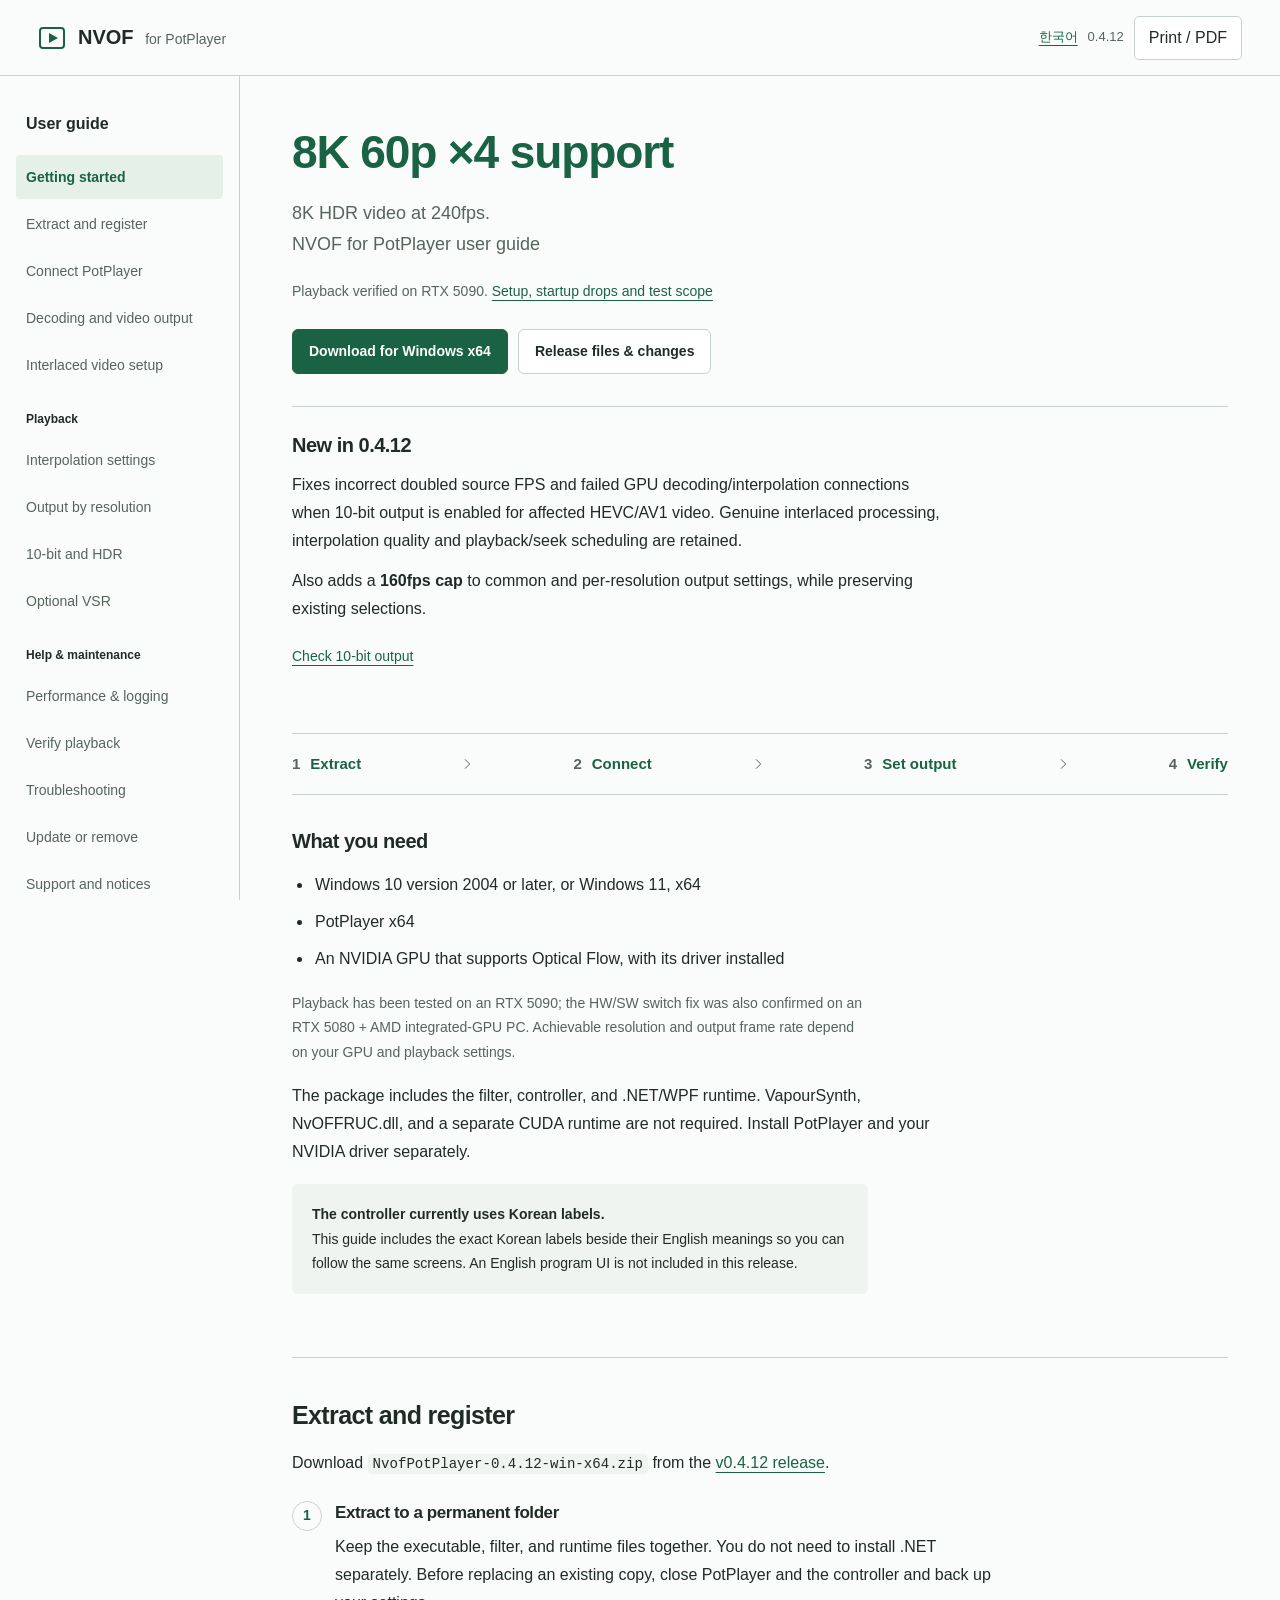
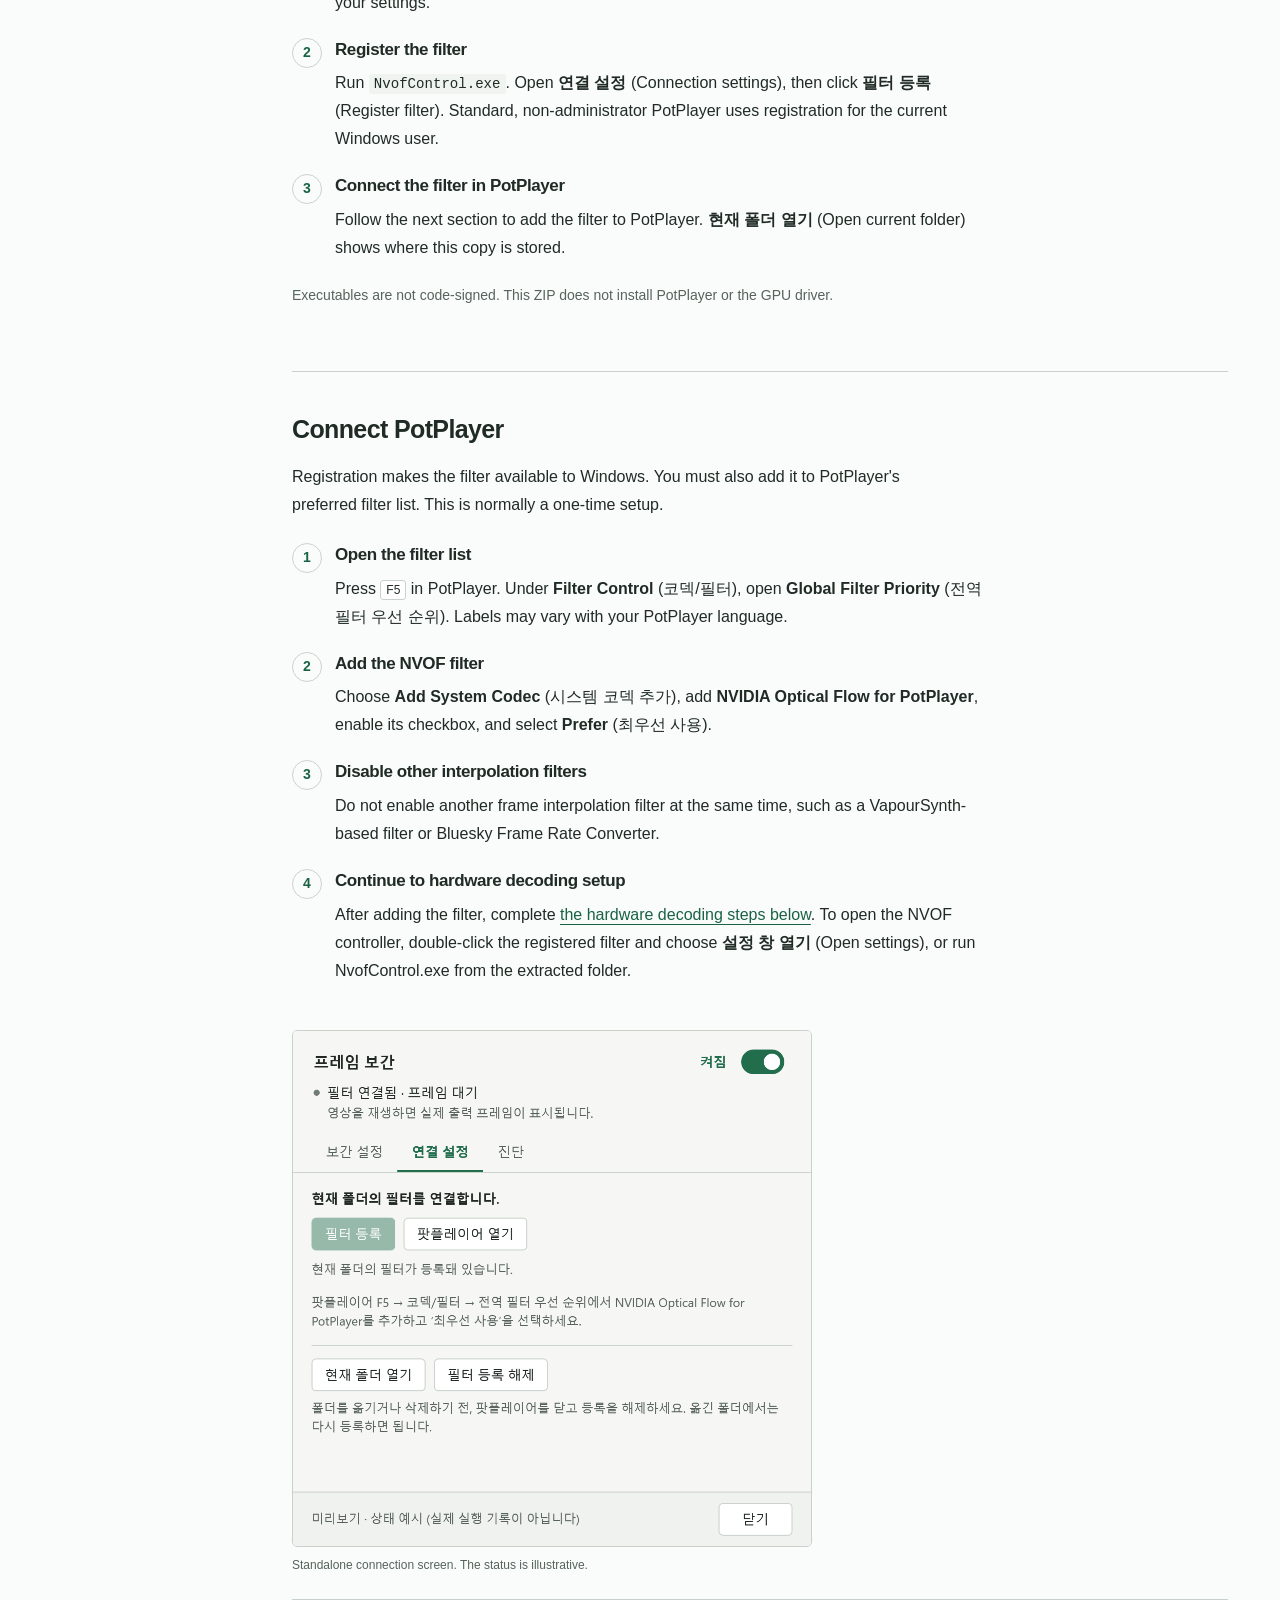
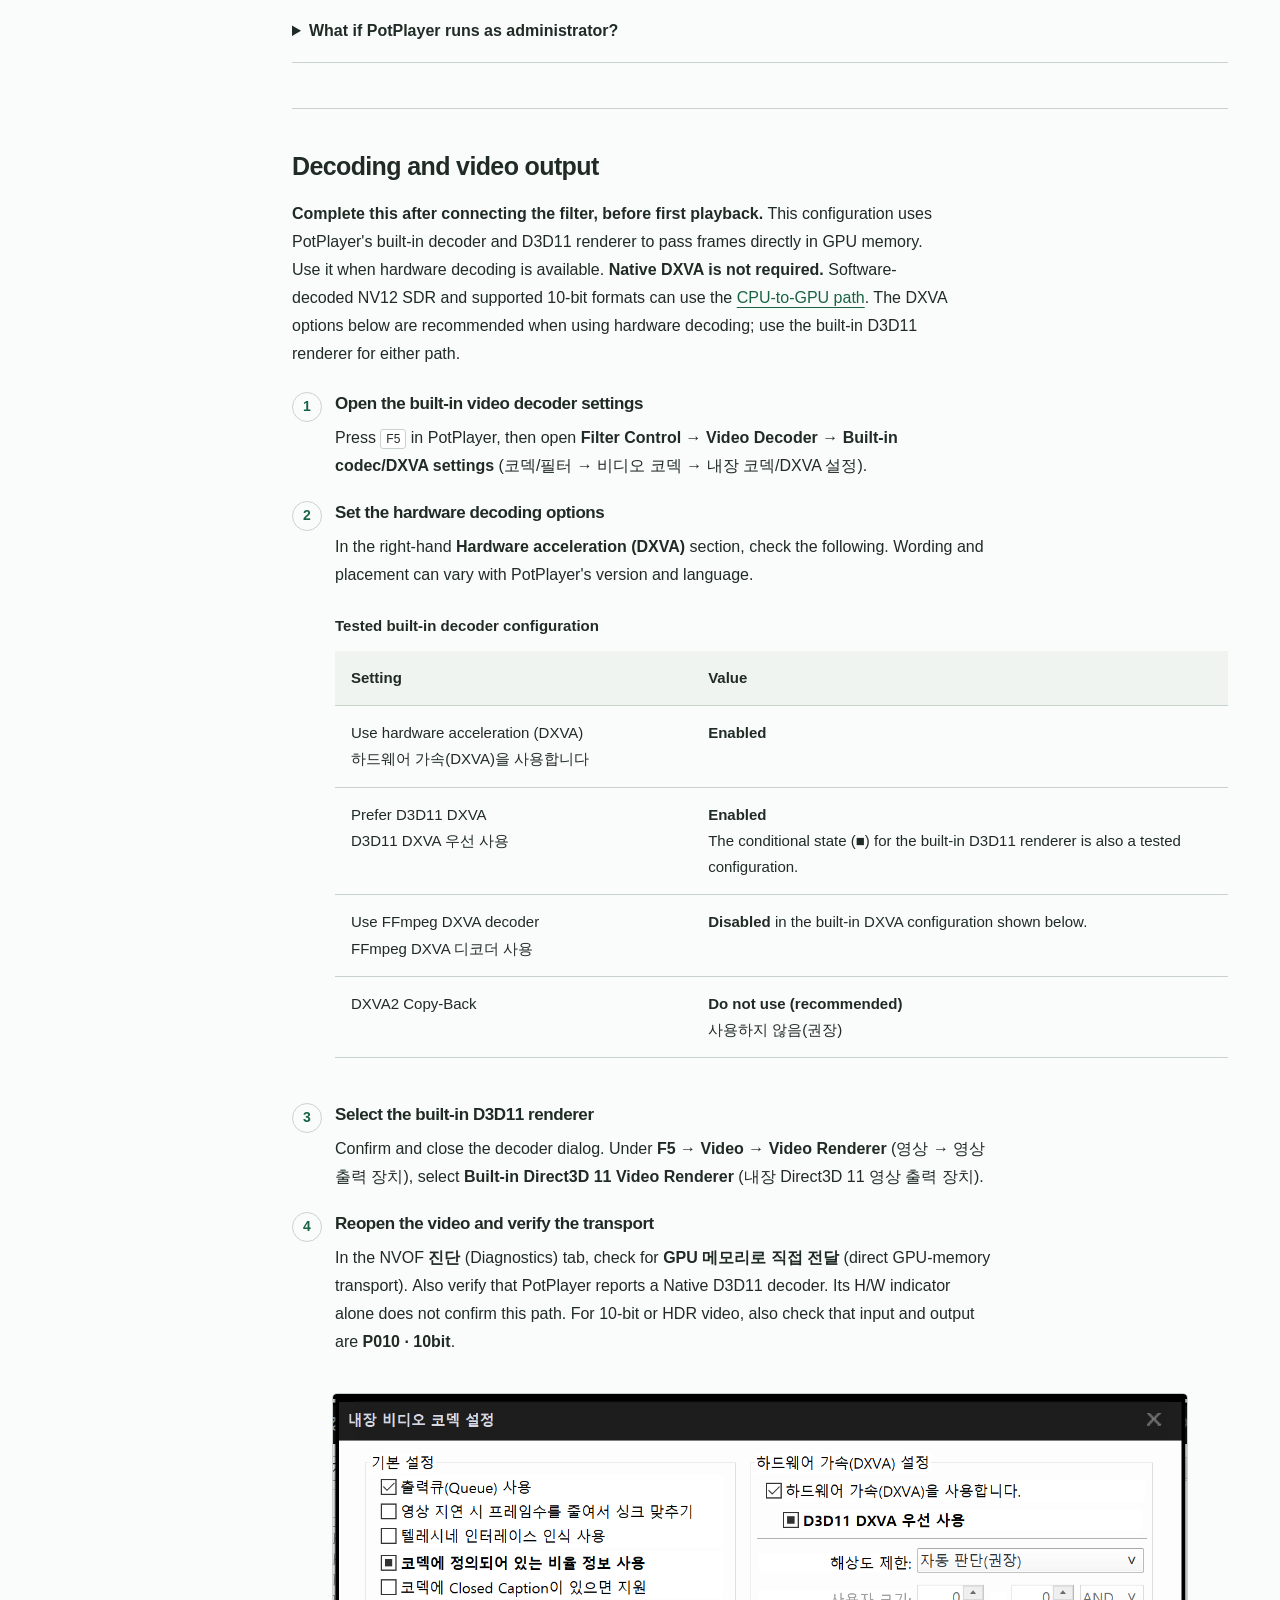
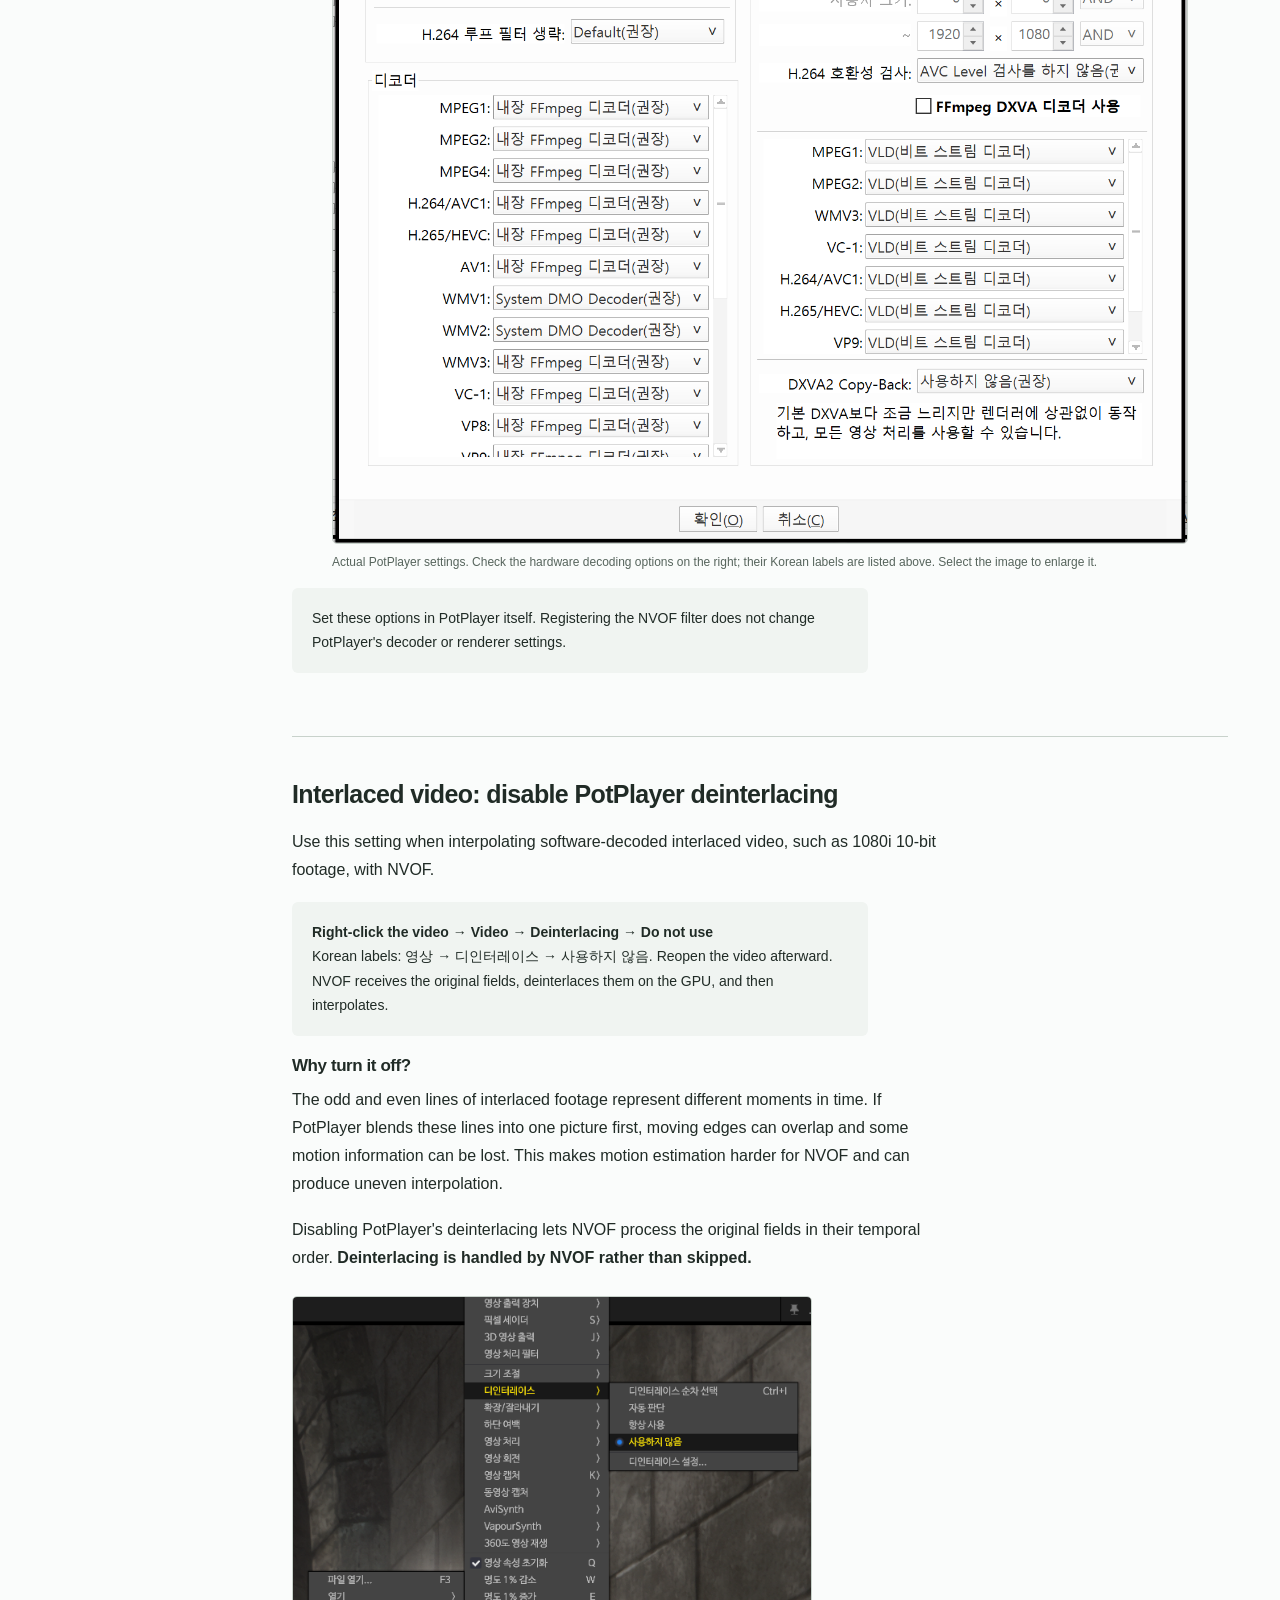
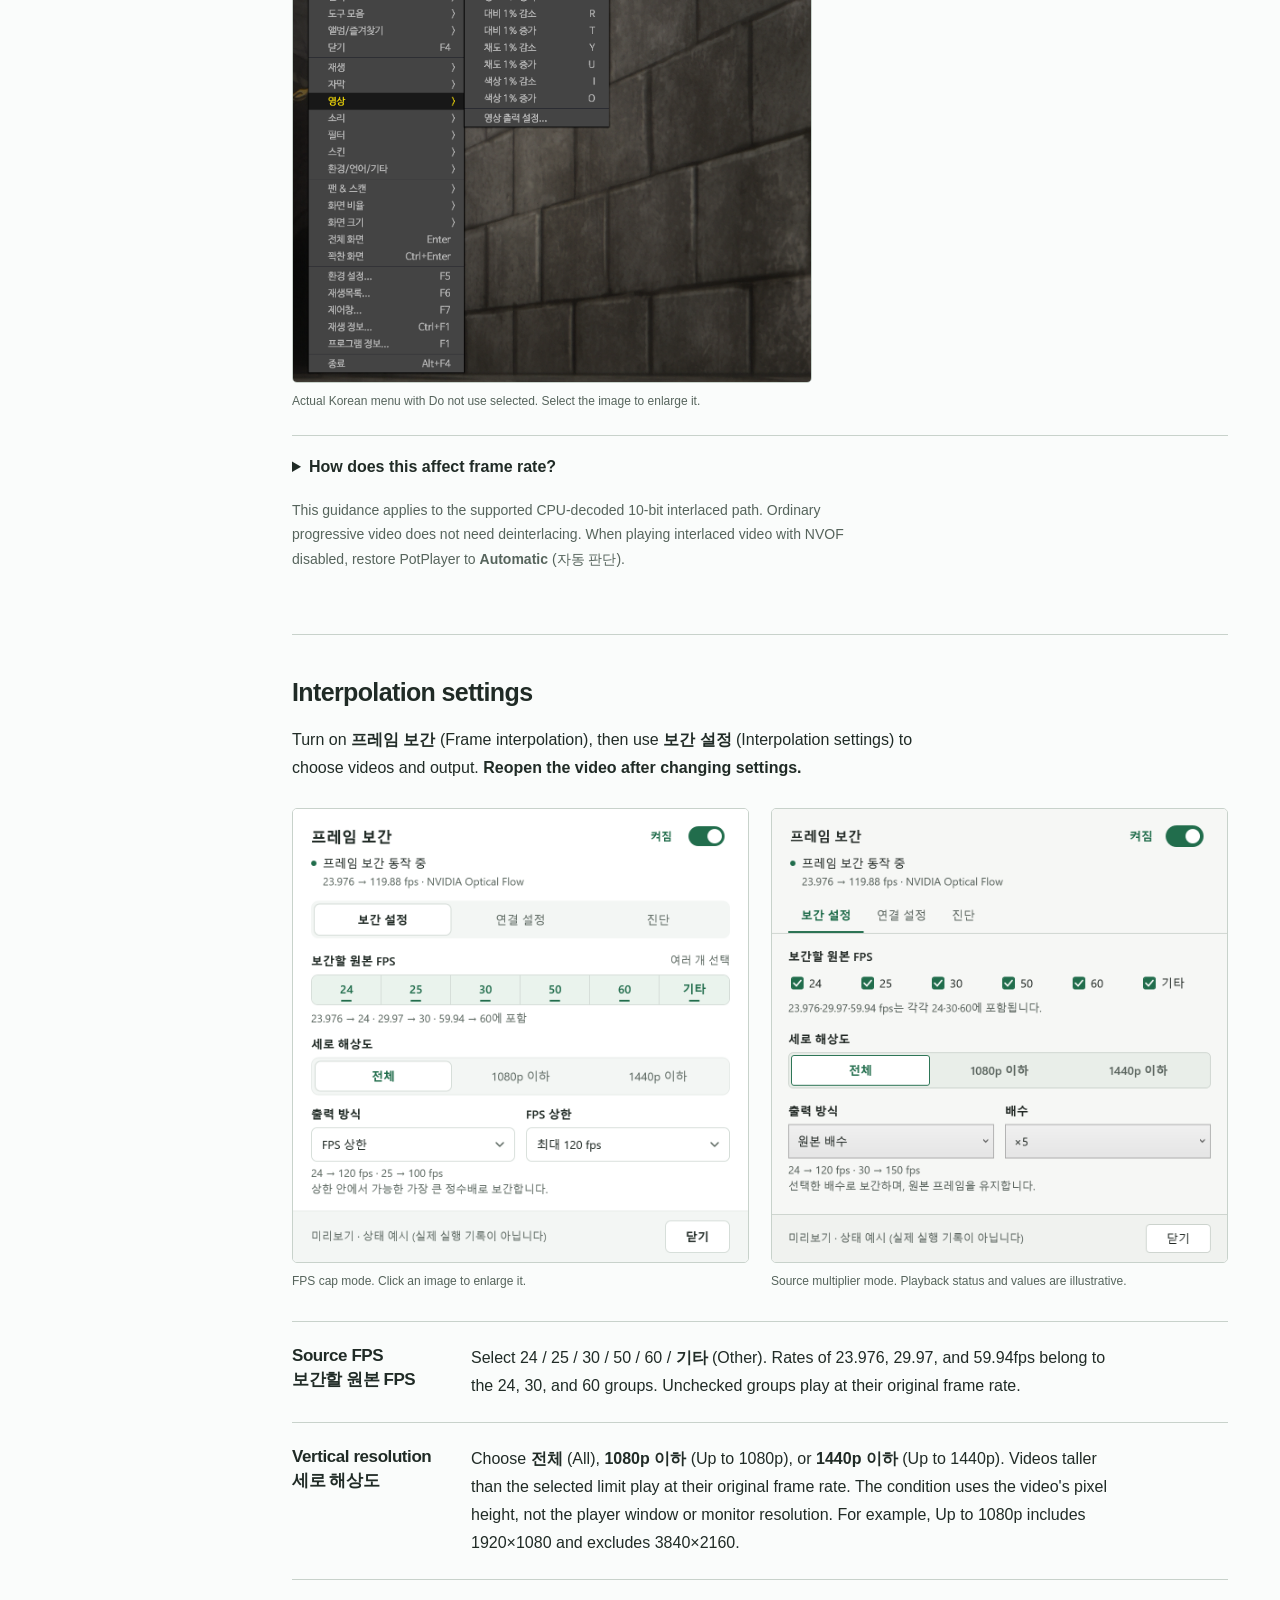
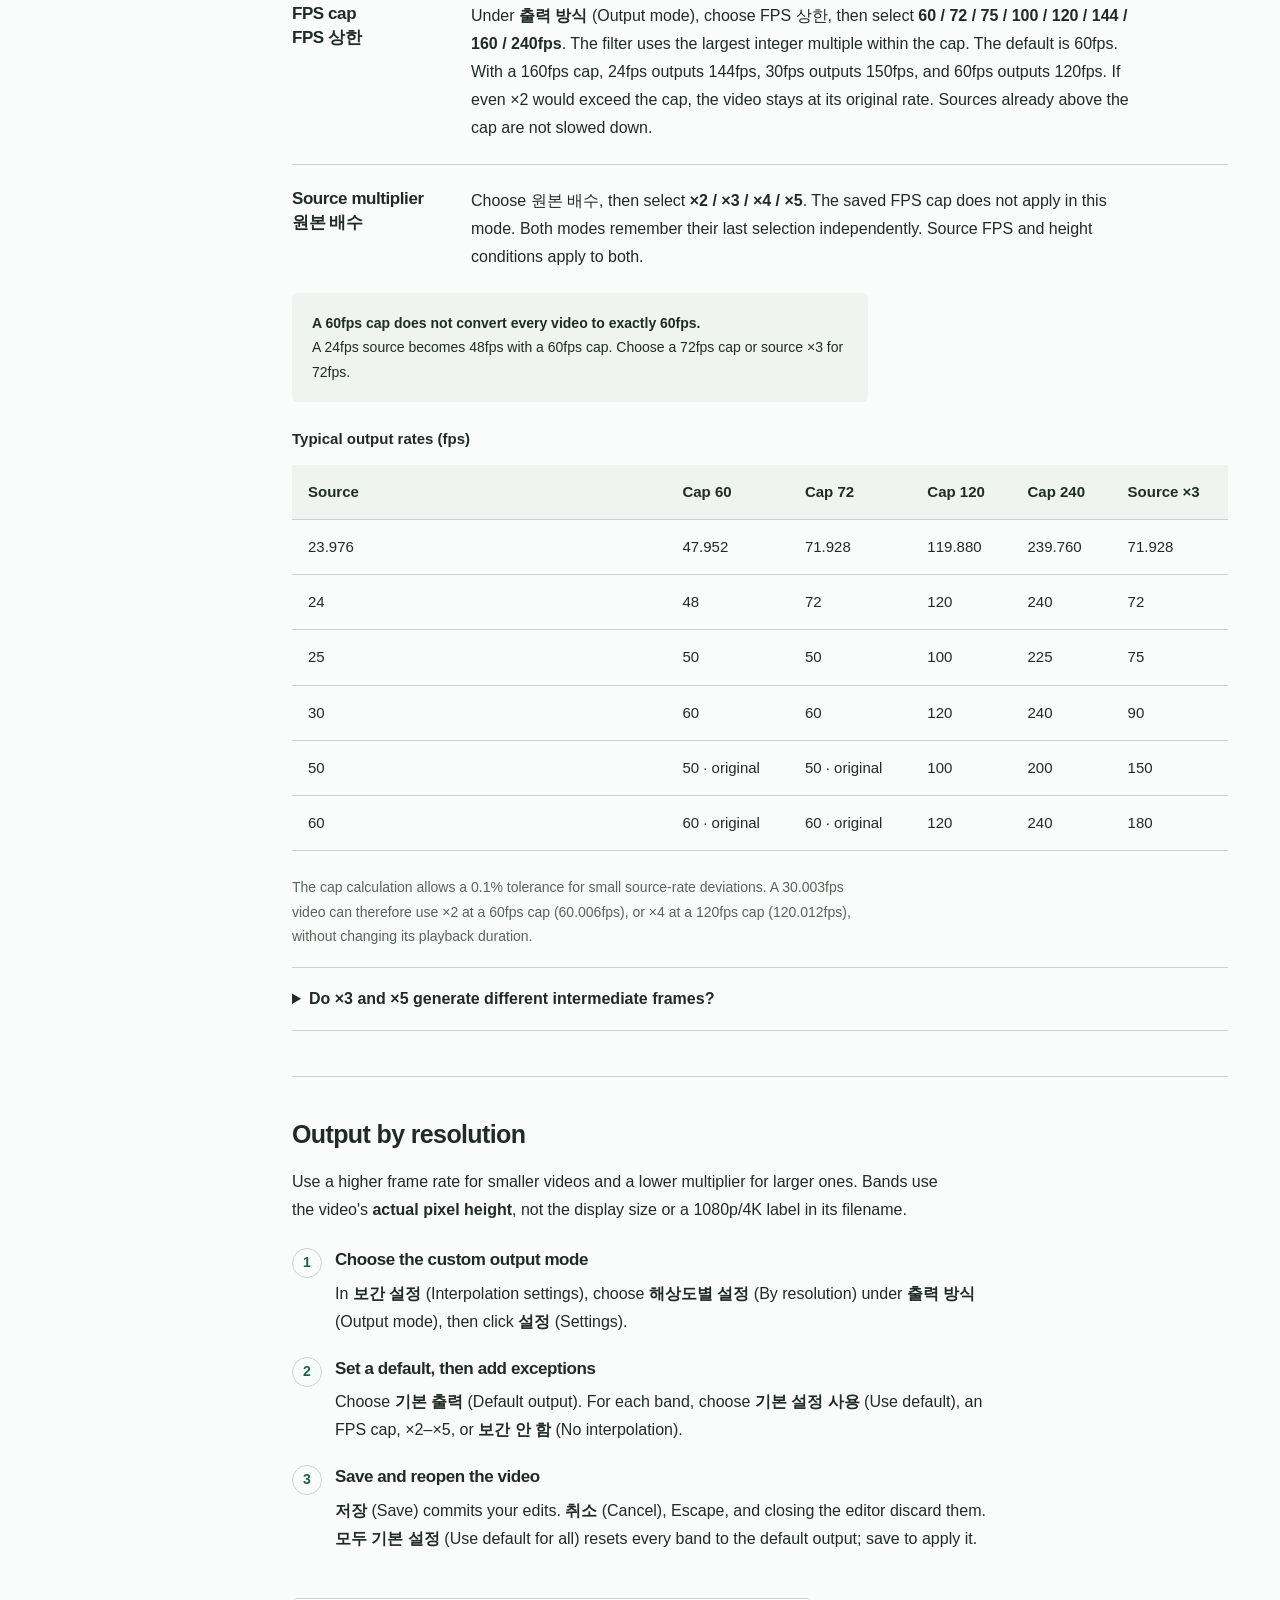
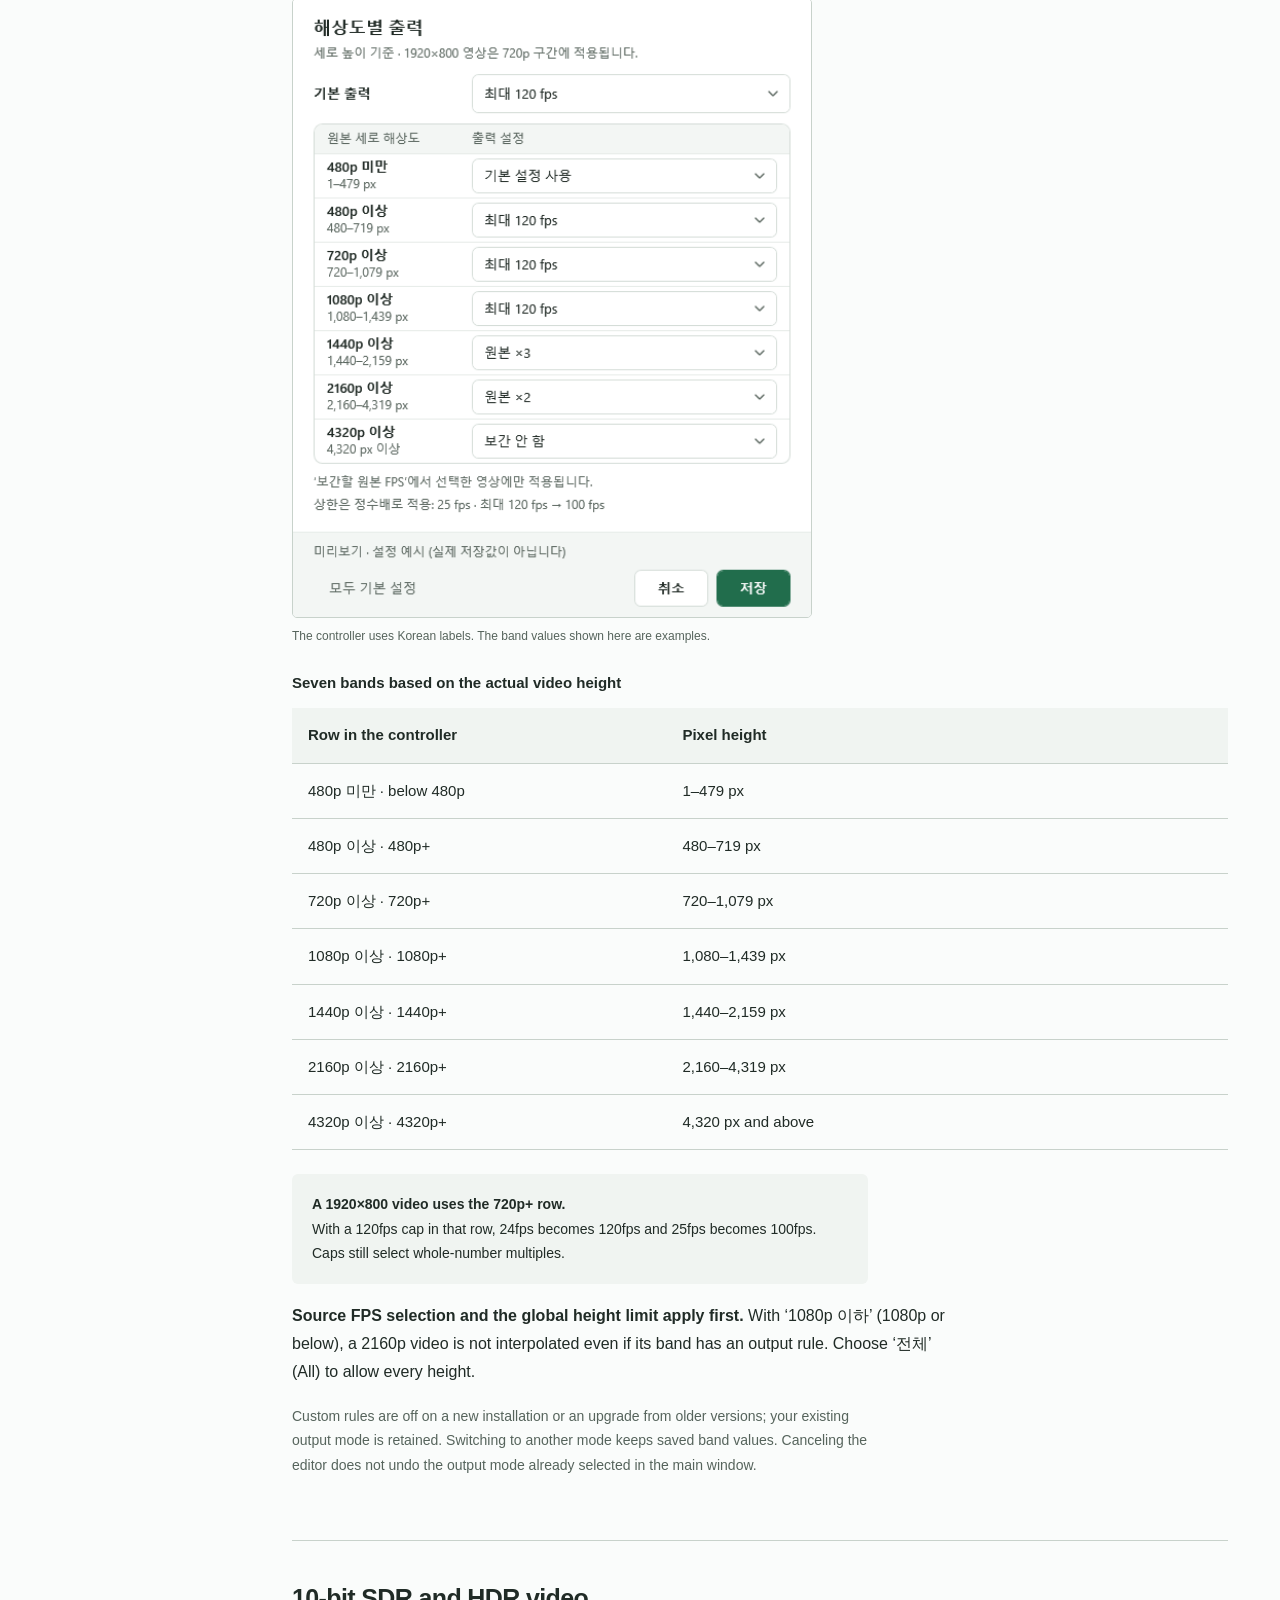
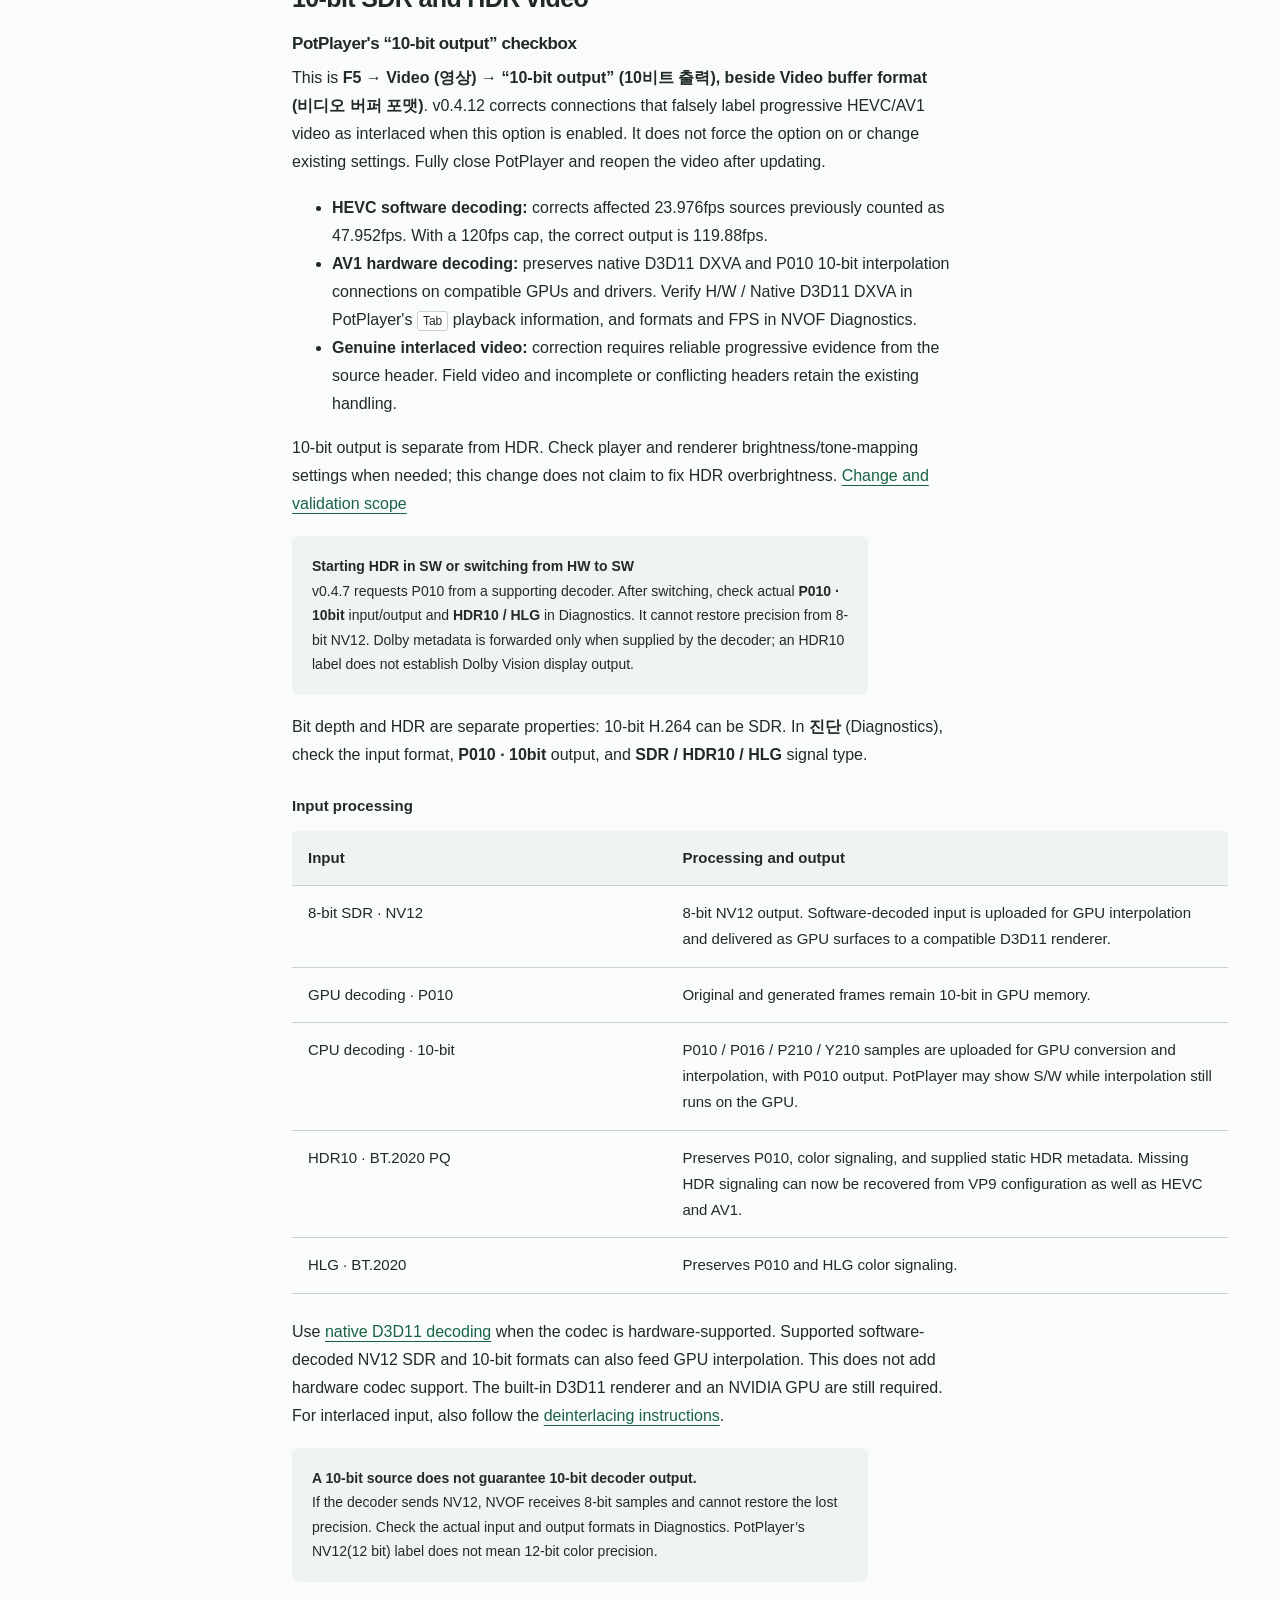
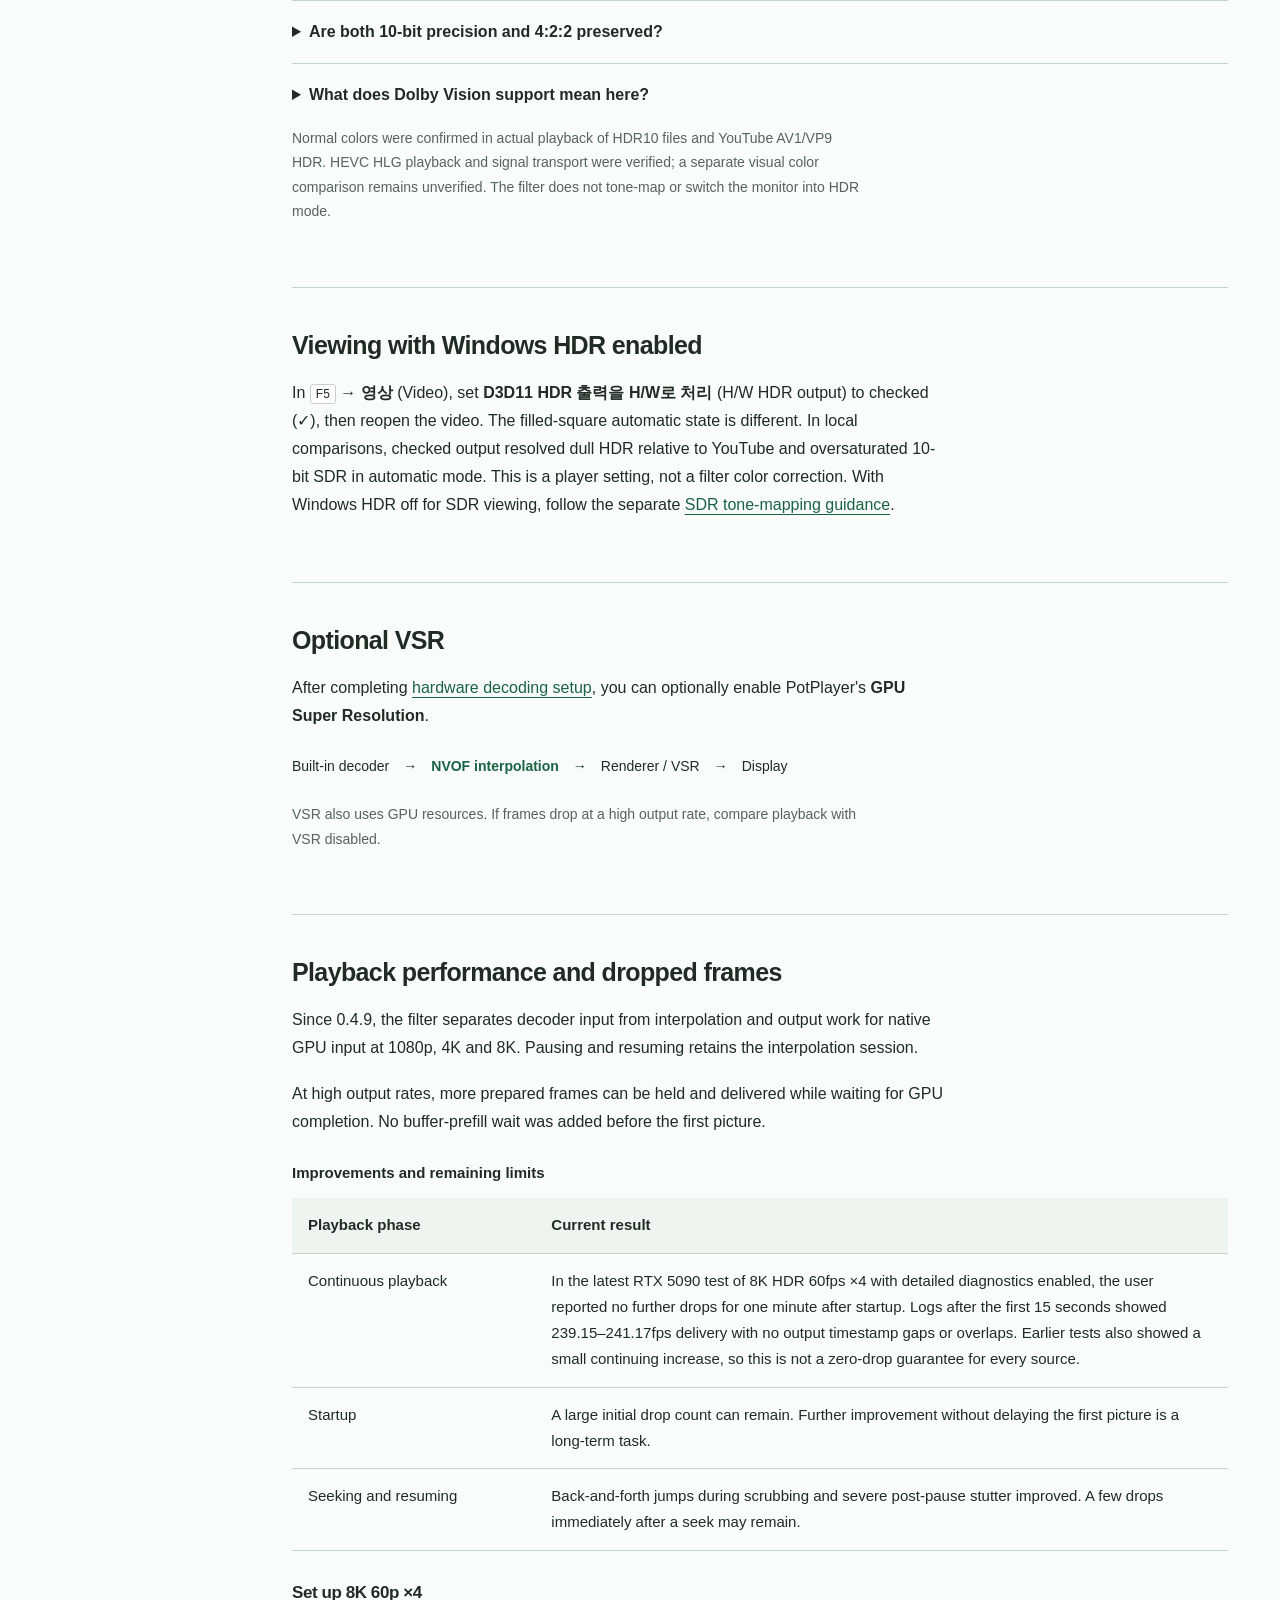
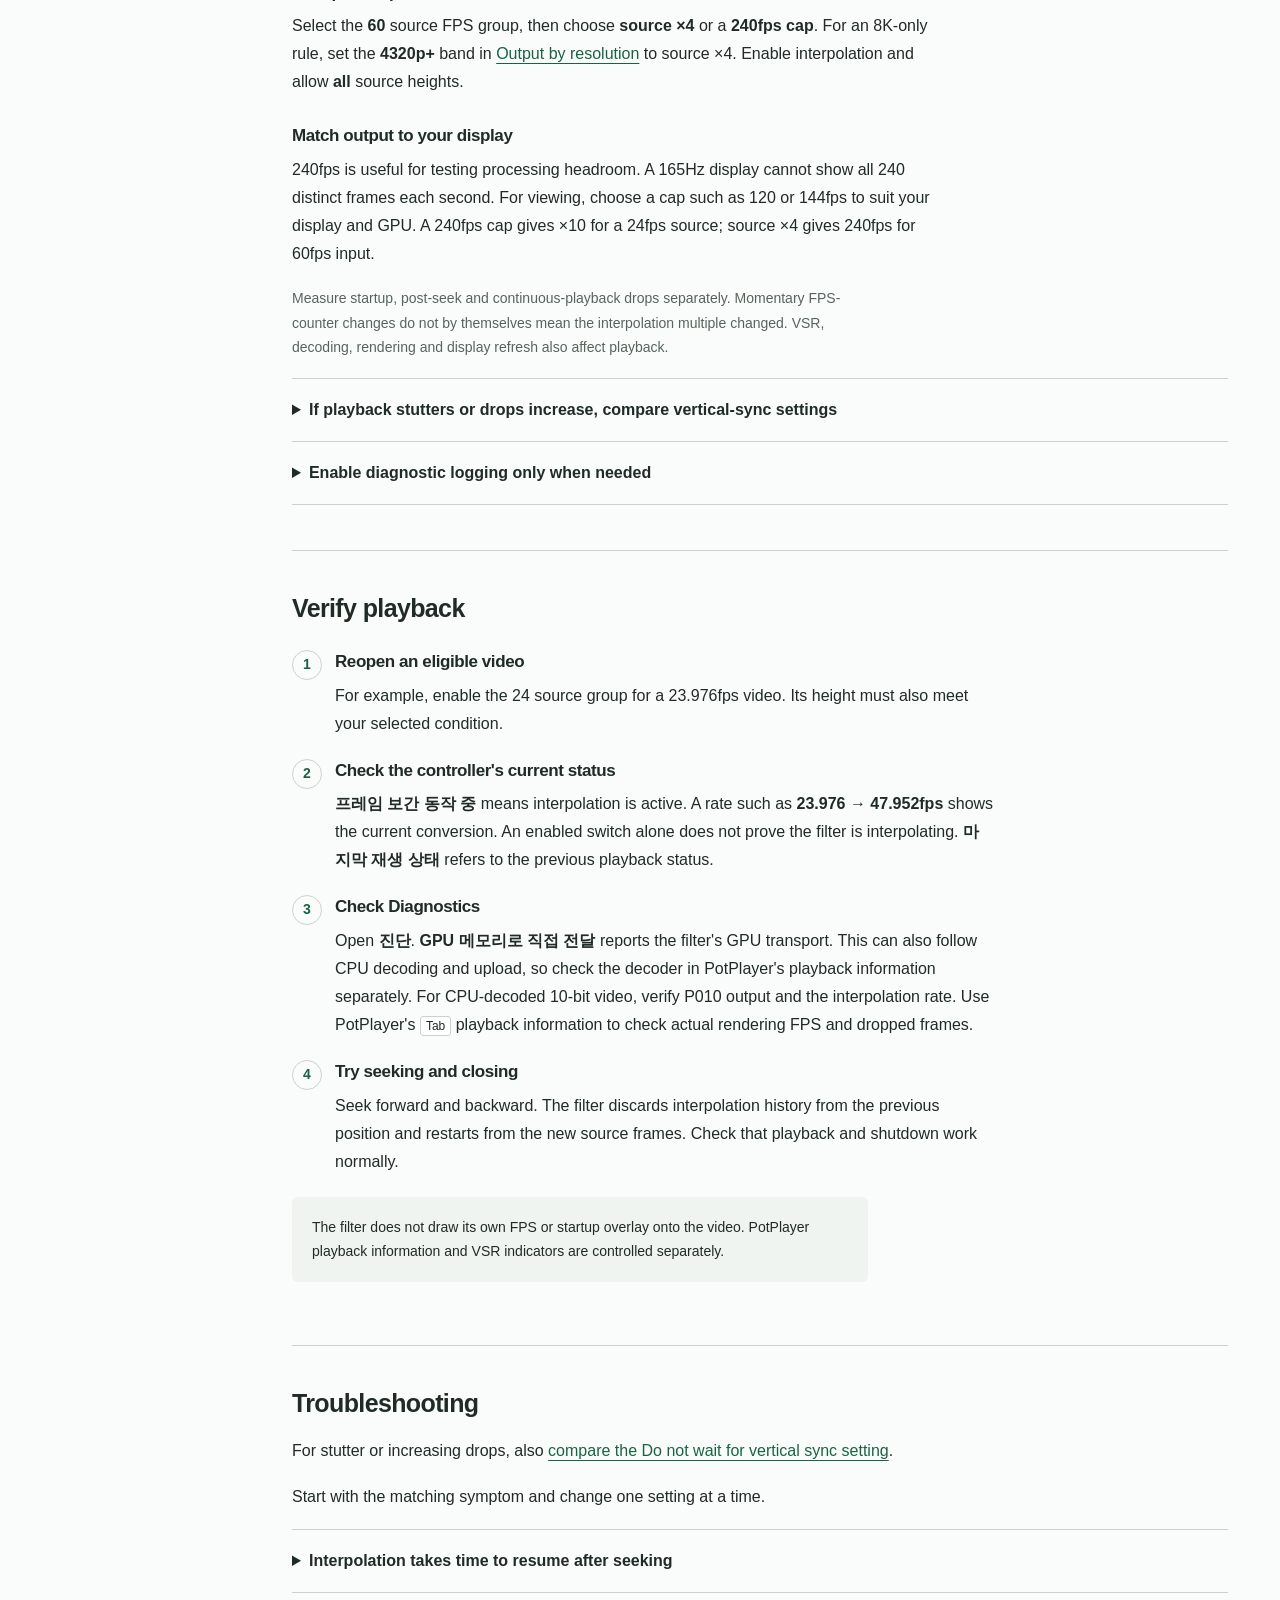
<file: docs/manual/en.html>
<!doctype html>
<html lang="en"><head><meta charset="utf-8"><meta name="viewport" content="width=device-width,initial-scale=1"><meta name="color-scheme" content="light"><title>NVOF for PotPlayer · User guide</title><link rel="stylesheet" href="manual.css"><script src="manual.js" defer></script></head>
<body><a class="skip" href="#main">Skip to content</a>
<header class="top"><a class="brand" href="#start" aria-label="NVOF user guide home"><svg viewBox="0 0 28 28" width="28" height="28" aria-hidden="true"><rect x="2" y="4" width="24" height="20" rx="3" fill="none" stroke="currentColor" stroke-width="2"/><path d="M11 9 20 14 11 19Z" fill="currentColor"/></svg><span>NVOF <span class="brand-sub">for PotPlayer</span></span></a><div class="header-actions"><a class="language-link" href="index.html" lang="ko" hreflang="ko">한국어</a><span class="version">0.4.12</span><button type="button" id="print">Print / PDF</button><button type="button" id="menu" aria-controls="toc" aria-expanded="false">Contents</button></div></header>
<div class="layout"><nav id="toc" aria-label="User guide contents"><p class="nav-title">User guide</p><a href="#start">Getting started</a><a href="#install">Extract and register</a><a href="#connect">Connect PotPlayer</a><a href="#hardware">Decoding and video output</a><a href="#deinterlace">Interlaced video setup</a><p class="nav-group">Playback</p><a href="#settings">Interpolation settings</a><a href="#resolution">Output by resolution</a><a href="#tenbit">10-bit and HDR</a><a href="#vsr">Optional VSR</a><p class="nav-group">Help & maintenance</p><a href="#performance">Performance &amp; logging</a><a href="#check">Verify playback</a><a href="#troubleshoot">Troubleshooting</a><a href="#update">Update or remove</a><a href="#scope">Support and notices</a><div class="nav-note">Available offline.<br>Find in this guide: <kbd>Ctrl</kbd> + <kbd>F</kbd></div></nav>
<main id="main">
<section id="start" class="intro"><h1>8K 60p ×4 support</h1><p class="lead">8K HDR video at 240fps.<br>NVOF for PotPlayer user guide</p><p class="support-scope">Playback verified on RTX 5090. <a href="#performance">Setup, startup drops and test scope</a></p>
<div class="intro-actions"><a class="button primary" href="https://github.com/mkyoon80-alt/nvof-potplayer/releases/download/v0.4.12/NvofPotPlayer-0.4.12-win-x64.zip">Download for Windows x64</a><a class="button" href="https://github.com/mkyoon80-alt/nvof-potplayer/releases/tag/v0.4.12">Release files &amp; changes</a></div><div class="release-note"><h2>New in 0.4.12</h2><p>Fixes incorrect doubled source FPS and failed GPU decoding/interpolation connections when 10-bit output is enabled for affected HEVC/AV1 video. Genuine interlaced processing, interpolation quality and playback/seek scheduling are retained.</p><p>Also adds a <strong>160fps cap</strong> to common and per-resolution output settings, while preserving existing selections.</p><div class="text-links"><a href="#tenbit">Check 10-bit output</a></div></div>
<div class="quick-path" aria-label="First-time setup order"><a href="#install"><span>1</span>Extract</a><svg aria-hidden="true" viewBox="0 0 24 24"><path d="m9 5 7 7-7 7"/></svg><a href="#connect"><span>2</span>Connect</a><svg aria-hidden="true" viewBox="0 0 24 24"><path d="m9 5 7 7-7 7"/></svg><a href="#hardware"><span>3</span>Set output</a><svg aria-hidden="true" viewBox="0 0 24 24"><path d="m9 5 7 7-7 7"/></svg><a href="#check"><span>4</span>Verify</a></div>
<h2>What you need</h2><ul class="checklist"><li>Windows 10 version 2004 or later, or Windows 11, x64</li><li>PotPlayer x64</li><li>An NVIDIA GPU that supports Optical Flow, with its driver installed</li></ul>
<p class="muted">Playback has been tested on an RTX 5090; the HW/SW switch fix was also confirmed on an RTX 5080 + AMD integrated-GPU PC. Achievable resolution and output frame rate depend on your GPU and playback settings.</p>
<p>The package includes the filter, controller, and .NET/WPF runtime. VapourSynth, NvOFFRUC.dll, and a separate CUDA runtime are not required. Install PotPlayer and your NVIDIA driver separately.</p>
<p class="note"><strong>The controller currently uses Korean labels.</strong><br>This guide includes the exact Korean labels beside their English meanings so you can follow the same screens. An English program UI is not included in this release.</p></section>
<section id="install"><h2>Extract and register</h2><p>Download <code>NvofPotPlayer-0.4.12-win-x64.zip</code> from the <a href="https://github.com/mkyoon80-alt/nvof-potplayer/releases/tag/v0.4.12">v0.4.12 release</a>.</p>
<ol class="steps"><li><h3>Extract to a permanent folder</h3><p>Keep the executable, filter, and runtime files together. You do not need to install .NET separately. Before replacing an existing copy, close PotPlayer and the controller and back up your settings.</p></li><li><h3>Register the filter</h3><p>Run <code>NvofControl.exe</code>. Open <strong>연결 설정</strong> (Connection settings), then click <strong>필터 등록</strong> (Register filter). Standard, non-administrator PotPlayer uses registration for the current Windows user.</p></li><li><h3>Connect the filter in PotPlayer</h3><p>Follow the next section to add the filter to PotPlayer. <strong>현재 폴더 열기</strong> (Open current folder) shows where this copy is stored.</p></li></ol>
<p class="muted">Executables are not code-signed. This ZIP does not install PotPlayer or the GPU driver.</p></section>
<section id="connect"><h2>Connect PotPlayer</h2><p>Registration makes the filter available to Windows. You must also add it to PotPlayer's preferred filter list. This is normally a one-time setup.</p>
<ol class="steps"><li><h3>Open the filter list</h3><p>Press <kbd>F5</kbd> in PotPlayer. Under <strong>Filter Control</strong> (코덱/필터), open <strong>Global Filter Priority</strong> (전역 필터 우선 순위). Labels may vary with your PotPlayer language.</p></li><li><h3>Add the NVOF filter</h3><p>Choose <strong>Add System Codec</strong> (시스템 코덱 추가), add <strong>NVIDIA Optical Flow for PotPlayer</strong>, enable its checkbox, and select <strong>Prefer</strong> (최우선 사용).</p></li><li><h3>Disable other interpolation filters</h3><p>Do not enable another frame interpolation filter at the same time, such as a VapourSynth-based filter or Bluesky Frame Rate Converter.</p></li><li><h3>Continue to hardware decoding setup</h3><p>After adding the filter, complete <a href="#hardware">the hardware decoding steps below</a>. To open the NVOF controller, double-click the registered filter and choose <strong>설정 창 열기</strong> (Open settings), or run NvofControl.exe from the extracted folder.</p></li></ol>
<figure class="options-figure"><a href="images/connection.png"><img src="images/connection.png" alt="Korean Connection settings tab with Register filter, Open PotPlayer, Open current folder, and Unregister filter buttons" width="1008" height="1002" loading="lazy"></a><figcaption>Standalone connection screen. The status is illustrative.</figcaption></figure>
<details><summary>What if PotPlayer runs as administrator?</summary><p>Running PotPlayer with standard user permissions is the simplest setup. If administrator mode is necessary, use the registration flow in <strong>연결 설정</strong> to register for administrator playback. Windows will request elevation. Unregistering that registration also requires Windows approval.</p></details></section>
<section id="hardware"><h2>Decoding and video output</h2>
<p><strong>Complete this after connecting the filter, before first playback.</strong> This configuration uses PotPlayer's built-in decoder and D3D11 renderer to pass frames directly in GPU memory. Use it when hardware decoding is available. <strong>Native DXVA is not required.</strong> Software-decoded NV12 SDR and supported 10-bit formats can use the <a href="#tenbit">CPU-to-GPU path</a>. The DXVA options below are recommended when using hardware decoding; use the built-in D3D11 renderer for either path.</p>
<ol class="steps">
<li><h3>Open the built-in video decoder settings</h3><p>Press <kbd>F5</kbd> in PotPlayer, then open <strong>Filter Control → Video Decoder → Built-in codec/DXVA settings</strong> (코덱/필터 → 비디오 코덱 → 내장 코덱/DXVA 설정).</p></li>
<li><h3>Set the hardware decoding options</h3><p>In the right-hand <strong>Hardware acceleration (DXVA)</strong> section, check the following. Wording and placement can vary with PotPlayer's version and language.</p>
<div class="table-wrap" tabindex="0" role="region" aria-label="Hardware decoding settings"><table><caption>Tested built-in decoder configuration</caption><thead><tr><th scope="col">Setting</th><th scope="col">Value</th></tr></thead><tbody>
<tr><th scope="row">Use hardware acceleration (DXVA)<br><span lang="ko">하드웨어 가속(DXVA)을 사용합니다</span></th><td><strong>Enabled</strong></td></tr>
<tr><th scope="row">Prefer D3D11 DXVA<br><span lang="ko">D3D11 DXVA 우선 사용</span></th><td><strong>Enabled</strong><br>The conditional state (■) for the built-in D3D11 renderer is also a tested configuration.</td></tr>
<tr><th scope="row">Use FFmpeg DXVA decoder<br><span lang="ko">FFmpeg DXVA 디코더 사용</span></th><td><strong>Disabled</strong> in the built-in DXVA configuration shown below.</td></tr>
<tr><th scope="row">DXVA2 Copy-Back</th><td><strong>Do not use (recommended)</strong><br><span lang="ko">사용하지 않음(권장)</span></td></tr>
</tbody></table></div></li>
<li><h3>Select the built-in D3D11 renderer</h3><p>Confirm and close the decoder dialog. Under <strong>F5 → Video → Video Renderer</strong> (영상 → 영상 출력 장치), select <strong>Built-in Direct3D 11 Video Renderer</strong> (내장 Direct3D 11 영상 출력 장치).</p></li>
<li><h3>Reopen the video and verify the transport</h3><p>In the NVOF <strong>진단</strong> (Diagnostics) tab, check for <strong>GPU 메모리로 직접 전달</strong> (direct GPU-memory transport). Also verify that PotPlayer reports a Native D3D11 decoder. Its H/W indicator alone does not confirm this path. For 10-bit or HDR video, also check that input and output are <strong>P010 · 10bit</strong>.</p></li>
</ol>
<figure><a href="images/potplayer-dxva.png"><img src="images/potplayer-dxva.png" alt="Actual Korean PotPlayer decoder settings: DXVA enabled, conditional D3D11 DXVA preference, FFmpeg DXVA disabled, and DXVA2 Copy-Back disabled" width="1397" height="1225" loading="lazy"></a><figcaption>Actual PotPlayer settings. Check the hardware decoding options on the right; their Korean labels are listed above. Select the image to enlarge it.</figcaption></figure>
<p class="note">Set these options in PotPlayer itself. Registering the NVOF filter does not change PotPlayer's decoder or renderer settings.</p>
</section>
<section id="deinterlace"><h2>Interlaced video: disable PotPlayer deinterlacing</h2>
<p>Use this setting when interpolating software-decoded interlaced video, such as 1080i 10-bit footage, with NVOF.</p>
<p class="note"><strong>Right-click the video → Video → Deinterlacing → Do not use</strong><br>Korean labels: <span lang="ko">영상 → 디인터레이스 → 사용하지 않음</span>. Reopen the video afterward. NVOF receives the original fields, deinterlaces them on the GPU, and then interpolates.</p>
<h3>Why turn it off?</h3>
<p>The odd and even lines of interlaced footage represent different moments in time. If PotPlayer blends these lines into one picture first, moving edges can overlap and some motion information can be lost. This makes motion estimation harder for NVOF and can produce uneven interpolation.</p>
<p>Disabling PotPlayer's deinterlacing lets NVOF process the original fields in their temporal order. <strong>Deinterlacing is handled by NVOF rather than skipped.</strong></p>
<figure class="options-figure"><a href="images/potplayer-deinterlace.png"><img src="images/potplayer-deinterlace.png" alt="PotPlayer Video → Deinterlacing menu with Do not use (사용하지 않음) selected" width="1285" height="1699" loading="lazy"></a><figcaption>Actual Korean menu with Do not use selected. Select the image to enlarge it.</figcaption></figure>
<details><summary>How does this affect frame rate?</summary><p>A 25fps interlaced source containing 50 field moments per second is reconstructed as 50p before interpolation. A 120fps cap then gives 100fps (50 ×2). This differs from applying ×4 to ordinary progressive 25p input.</p></details>
<p class="muted">This guidance applies to the supported CPU-decoded 10-bit interlaced path. Ordinary progressive video does not need deinterlacing. When playing interlaced video with NVOF disabled, restore PotPlayer to <strong>Automatic</strong> (<span lang="ko">자동 판단</span>).</p>
</section>
<section id="settings"><h2>Interpolation settings</h2><p>Turn on <strong>프레임 보간</strong> (Frame interpolation), then use <strong>보간 설정</strong> (Interpolation settings) to choose videos and output. <strong>Reopen the video after changing settings.</strong></p>
<div class="settings-shots"><figure><a href="images/controller.png"><img src="images/controller.png" alt="settings with source FPS checkboxes, a height limit, FPS cap mode, and a 120fps cap" width="1008" height="1002" loading="lazy"></a><figcaption>FPS cap mode. Click an image to enlarge it.</figcaption></figure><figure><a href="images/multiplier.png"><img src="images/multiplier.png" alt="settings with source multiplier mode and a five-times multiplier" width="1008" height="1002" loading="lazy"></a><figcaption>Source multiplier mode. Playback status and values are illustrative.</figcaption></figure></div>
<div class="setting-row"><h3>Source FPS<br><span lang="ko">보간할 원본 FPS</span></h3><p>Select 24 / 25 / 30 / 50 / 60 / <strong>기타</strong> (Other). Rates of 23.976, 29.97, and 59.94fps belong to the 24, 30, and 60 groups. Unchecked groups play at their original frame rate.</p></div>
<div class="setting-row"><h3>Vertical resolution<br><span lang="ko">세로 해상도</span></h3><p>Choose <strong>전체</strong> (All), <strong>1080p 이하</strong> (Up to 1080p), or <strong>1440p 이하</strong> (Up to 1440p). Videos taller than the selected limit play at their original frame rate. The condition uses the video's pixel height, not the player window or monitor resolution. For example, Up to 1080p includes 1920×1080 and excludes 3840×2160.</p></div>
<div class="setting-row"><h3>FPS cap<br><span lang="ko">FPS 상한</span></h3><p>Under <strong>출력 방식</strong> (Output mode), choose FPS 상한, then select <strong>60 / 72 / 75 / 100 / 120 / 144 / 160 / 240fps</strong>. The filter uses the largest integer multiple within the cap. The default is 60fps. With a 160fps cap, 24fps outputs 144fps, 30fps outputs 150fps, and 60fps outputs 120fps. If even ×2 would exceed the cap, the video stays at its original rate. Sources already above the cap are not slowed down.</p></div>
<div class="setting-row"><h3>Source multiplier<br><span lang="ko">원본 배수</span></h3><p>Choose 원본 배수, then select <strong>×2 / ×3 / ×4 / ×5</strong>. The saved FPS cap does not apply in this mode. Both modes remember their last selection independently. Source FPS and height conditions apply to both.</p></div>
<p class="note"><strong>A 60fps cap does not convert every video to exactly 60fps.</strong><br>A 24fps source becomes 48fps with a 60fps cap. Choose a 72fps cap or source ×3 for 72fps.</p>
<div class="table-wrap" tabindex="0" role="region" aria-label="Output frame rate examples; scroll horizontally on narrow screens"><table><caption>Typical output rates (fps)</caption><thead><tr><th scope="col">Source</th><th scope="col">Cap 60</th><th scope="col">Cap 72</th><th scope="col">Cap 120</th><th scope="col">Cap 240</th><th scope="col">Source ×3</th></tr></thead><tbody>
<tr><th scope="row">23.976</th><td>47.952</td><td>71.928</td><td>119.880</td><td>239.760</td><td>71.928</td></tr><tr><th scope="row">24</th><td>48</td><td>72</td><td>120</td><td>240</td><td>72</td></tr><tr><th scope="row">25</th><td>50</td><td>50</td><td>100</td><td>225</td><td>75</td></tr><tr><th scope="row">30</th><td>60</td><td>60</td><td>120</td><td>240</td><td>90</td></tr><tr><th scope="row">50</th><td>50 · original</td><td>50 · original</td><td>100</td><td>200</td><td>150</td></tr><tr><th scope="row">60</th><td>60 · original</td><td>60 · original</td><td>120</td><td>240</td><td>180</td></tr></tbody></table></div>
<p class="muted">The cap calculation allows a 0.1% tolerance for small source-rate deviations. A 30.003fps video can therefore use ×2 at a 60fps cap (60.006fps), or ×4 at a 120fps cap (120.012fps), without changing its playback duration.</p>
<details><summary>Do ×3 and ×5 generate different intermediate frames?</summary><p>Yes. ×3 generates frames at one-third and two-thirds of the interval between two originals. ×5 uses 20%, 40%, 60%, and 80%. These are individually synthesized frames, not repeated copies of one midpoint. Higher output rates require more processing; check the actual rendering rate and dropped frames in PotPlayer.</p></details></section>
<section id="resolution"><h2>Output by resolution</h2>
<p>Use a higher frame rate for smaller videos and a lower multiplier for larger ones. Bands use the video's <strong>actual pixel height</strong>, not the display size or a 1080p/4K label in its filename.</p>
<ol class="steps"><li><h3>Choose the custom output mode</h3><p>In <strong>보간 설정</strong> (Interpolation settings), choose <strong>해상도별 설정</strong> (By resolution) under <strong>출력 방식</strong> (Output mode), then click <strong>설정</strong> (Settings).</p></li><li><h3>Set a default, then add exceptions</h3><p>Choose <strong>기본 출력</strong> (Default output). For each band, choose <strong>기본 설정 사용</strong> (Use default), an FPS cap, ×2–×5, or <strong>보간 안 함</strong> (No interpolation).</p></li><li><h3>Save and reopen the video</h3><p><strong>저장</strong> (Save) commits your edits. <strong>취소</strong> (Cancel), Escape, and closing the editor discard them. <strong>모두 기본 설정</strong> (Use default for all) resets every band to the default output; save to apply it.</p></li></ol>
<figure class="options-figure"><a href="images/resolution.png"><img src="images/resolution.png" alt="Resolution editor with a default output, seven height bands, reset, cancel and save" width="1008" height="1202" loading="lazy"></a><figcaption>The controller uses Korean labels. The band values shown here are examples.</figcaption></figure>
<div class="table-wrap" tabindex="0" role="region" aria-label="Resolution height bands"><table><caption>Seven bands based on the actual video height</caption><thead><tr><th scope="col">Row in the controller</th><th scope="col">Pixel height</th></tr></thead><tbody>
<tr><th scope="row">480p 미만 · below 480p</th><td>1–479 px</td></tr><tr><th scope="row">480p 이상 · 480p+</th><td>480–719 px</td></tr><tr><th scope="row">720p 이상 · 720p+</th><td>720–1,079 px</td></tr><tr><th scope="row">1080p 이상 · 1080p+</th><td>1,080–1,439 px</td></tr><tr><th scope="row">1440p 이상 · 1440p+</th><td>1,440–2,159 px</td></tr><tr><th scope="row">2160p 이상 · 2160p+</th><td>2,160–4,319 px</td></tr><tr><th scope="row">4320p 이상 · 4320p+</th><td>4,320 px and above</td></tr></tbody></table></div>
<p class="note"><strong>A 1920×800 video uses the 720p+ row.</strong><br>With a 120fps cap in that row, 24fps becomes 120fps and 25fps becomes 100fps. Caps still select whole-number multiples.</p>
<p><strong>Source FPS selection and the global height limit apply first.</strong> With ‘1080p 이하’ (1080p or below), a 2160p video is not interpolated even if its band has an output rule. Choose ‘전체’ (All) to allow every height.</p>
<p class="muted">Custom rules are off on a new installation or an upgrade from older versions; your existing output mode is retained. Switching to another mode keeps saved band values. Canceling the editor does not undo the output mode already selected in the main window.</p>
</section>

<section id="tenbit"><h2>10-bit SDR and HDR video</h2><h3>PotPlayer's “10-bit output” checkbox</h3>
<p>This is <strong>F5 → Video (영상) → “10-bit output” (10비트 출력), beside Video buffer format (비디오 버퍼 포맷)</strong>. v0.4.12 corrects connections that falsely label progressive HEVC/AV1 video as interlaced when this option is enabled. It does not force the option on or change existing settings. Fully close PotPlayer and reopen the video after updating.</p>
<ul style="max-width:74ch;overflow-wrap:break-word"><li><strong>HEVC software decoding:</strong> corrects affected 23.976fps sources previously counted as 47.952fps. With a 120fps cap, the correct output is 119.88fps.</li><li><strong>AV1 hardware decoding:</strong> preserves native D3D11 DXVA and P010 10-bit interpolation connections on compatible GPUs and drivers. Verify H/W / Native D3D11 DXVA in PotPlayer's <kbd>Tab</kbd> playback information, and formats and FPS in NVOF Diagnostics.</li><li><strong>Genuine interlaced video:</strong> correction requires reliable progressive evidence from the source header. Field video and incomplete or conflicting headers retain the existing handling.</li></ul>
<p>10-bit output is separate from HDR. Check player and renderer brightness/tone-mapping settings when needed; this change does not claim to fix HDR overbrightness. <a href="../TENBIT-SCAN-TRIAL.md">Change and validation scope</a></p>
<p class="note"><strong>Starting HDR in SW or switching from HW to SW</strong><br>v0.4.7 requests P010 from a supporting decoder. After switching, check actual <strong>P010 · 10bit</strong> input/output and <strong>HDR10 / HLG</strong> in Diagnostics. It cannot restore precision from 8-bit NV12. Dolby metadata is forwarded only when supplied by the decoder; an HDR10 label does not establish Dolby Vision display output.</p>
<p>Bit depth and HDR are separate properties: 10-bit H.264 can be SDR. In <strong>진단</strong> (Diagnostics), check the input format, <strong>P010 · 10bit</strong> output, and <strong>SDR / HDR10 / HLG</strong> signal type.</p>
<div class="table-wrap"><table><caption>Input processing</caption><thead><tr><th scope="col">Input</th><th scope="col">Processing and output</th></tr></thead><tbody>
<tr><th scope="row">8-bit SDR · NV12</th><td>8-bit NV12 output. Software-decoded input is uploaded for GPU interpolation and delivered as GPU surfaces to a compatible D3D11 renderer.</td></tr>
<tr><th scope="row">GPU decoding · P010</th><td>Original and generated frames remain 10-bit in GPU memory.</td></tr>
<tr><th scope="row">CPU decoding · 10-bit</th><td>P010 / P016 / P210 / Y210 samples are uploaded for GPU conversion and interpolation, with P010 output. PotPlayer may show S/W while interpolation still runs on the GPU.</td></tr>
<tr><th scope="row">HDR10 · BT.2020 PQ</th><td>Preserves P010, color signaling, and supplied static HDR metadata. Missing HDR signaling can now be recovered from VP9 configuration as well as HEVC and AV1.</td></tr>
<tr><th scope="row">HLG · BT.2020</th><td>Preserves P010 and HLG color signaling.</td></tr>
</tbody></table></div>
<p>Use <a href="#hardware">native D3D11 decoding</a> when the codec is hardware-supported. Supported software-decoded NV12 SDR and 10-bit formats can also feed GPU interpolation. This does not add hardware codec support. The built-in D3D11 renderer and an NVIDIA GPU are still required. For interlaced input, also follow the <a href="#deinterlace">deinterlacing instructions</a>.</p>
<p class="note"><strong>A 10-bit source does not guarantee 10-bit decoder output.</strong><br>If the decoder sends NV12, NVOF receives 8-bit samples and cannot restore the lost precision. Check the actual input and output formats in Diagnostics. PotPlayer’s NV12(12 bit) label does not mean 12-bit color precision.</p>
<details><summary>Are both 10-bit precision and 4:2:2 preserved?</summary><p>Output is 10-bit 4:2:0 P010. P210/Y210 chroma is reduced from 4:2:2 on the GPU. If the decoder already outputs P010, chroma detail lost upstream cannot be recovered. P016 uses its upper ten bits; this is not a 16-bit preservation path.</p></details>
<details><summary>What does Dolby Vision support mean here?</summary><p>The filter forwards decoder-supplied Dolby Vision RPU and parsed metadata. Original frames retain their own metadata; generated frames inherit the preceding original's metadata. Actual metadata transport was verified with a Profile 8.1 source.</p><p>Decoding, reshaping, tone mapping, and display output remain the decoder's and renderer's responsibility. This does not certify every Dolby Vision profile or Dolby Vision display output. An HDR10-compatible base layer may still appear as HDR10 in Diagnostics. HDR10+ dynamic metadata is unsupported.</p></details>
<p class="muted">Normal colors were confirmed in actual playback of HDR10 files and YouTube AV1/VP9 HDR. HEVC HLG playback and signal transport were verified; a separate visual color comparison remains unverified. The filter does not tone-map or switch the monitor into HDR mode.</p></section>
<section id="hdr-display"><h2>Viewing with Windows HDR enabled</h2><p>In <kbd>F5</kbd> → <strong>영상</strong> (Video), set <strong>D3D11 HDR 출력을 H/W로 처리</strong> (H/W HDR output) to checked (✓), then reopen the video. The filled-square automatic state is different. In local comparisons, checked output resolved dull HDR relative to YouTube and oversaturated 10-bit SDR in automatic mode. This is a player setting, not a filter color correction. With Windows HDR off for SDR viewing, follow the separate <a href="#hdr-sdr">SDR tone-mapping guidance</a>.</p></section>
<section id="vsr"><h2>Optional VSR</h2><p>After completing <a href="#hardware">hardware decoding setup</a>, you can optionally enable PotPlayer's <strong>GPU Super Resolution</strong>.</p><div class="pipeline"><span>Built-in decoder</span><span aria-hidden="true">→</span><strong>NVOF interpolation</strong><span aria-hidden="true">→</span><span>Renderer / VSR</span><span aria-hidden="true">→</span><span>Display</span></div><p class="muted">VSR also uses GPU resources. If frames drop at a high output rate, compare playback with VSR disabled.</p></section>
<section id="performance"><h2>Playback performance and dropped frames</h2>
<p>Since 0.4.9, the filter separates decoder input from interpolation and output work for native GPU input at 1080p, 4K and 8K. Pausing and resuming retains the interpolation session.</p>
<p>At high output rates, more prepared frames can be held and delivered while waiting for GPU completion. No buffer-prefill wait was added before the first picture.</p>
<div class="table-wrap" tabindex="0" role="region" aria-label="Playback improvements and remaining limits"><table><caption>Improvements and remaining limits</caption><thead><tr><th scope="col">Playback phase</th><th scope="col">Current result</th></tr></thead><tbody>
<tr><th scope="row">Continuous playback</th><td>In the latest RTX 5090 test of 8K HDR 60fps ×4 with detailed diagnostics enabled, the user reported no further drops for one minute after startup. Logs after the first 15 seconds showed 239.15–241.17fps delivery with no output timestamp gaps or overlaps. Earlier tests also showed a small continuing increase, so this is not a zero-drop guarantee for every source.</td></tr>
<tr><th scope="row">Startup</th><td>A large initial drop count can remain. Further improvement without delaying the first picture is a long-term task.</td></tr>
<tr><th scope="row">Seeking and resuming</th><td>Back-and-forth jumps during scrubbing and severe post-pause stutter improved. A few drops immediately after a seek may remain.</td></tr>
</tbody></table></div>
<h3>Set up 8K 60p ×4</h3><p>Select the <strong>60</strong> source FPS group, then choose <strong>source ×4</strong> or a <strong>240fps cap</strong>. For an 8K-only rule, set the <strong>4320p+</strong> band in <a href="#resolution">Output by resolution</a> to source ×4. Enable interpolation and allow <strong>all</strong> source heights.</p><h3>Match output to your display</h3><p>240fps is useful for testing processing headroom. A 165Hz display cannot show all 240 distinct frames each second. For viewing, choose a cap such as 120 or 144fps to suit your display and GPU. A 240fps cap gives ×10 for a 24fps source; source ×4 gives 240fps for 60fps input.</p>
<p class="muted">Measure startup, post-seek and continuous-playback drops separately. Momentary FPS-counter changes do not by themselves mean the interpolation multiple changed. VSR, decoding, rendering and display refresh also affect playback.</p>
<details id="vsync-playback"><summary>If playback stutters or drops increase, compare vertical-sync settings</summary><p>Open <kbd>F5</kbd> → <strong>영상</strong> (Video), and find <strong>수직 동기화 기다리지 않기</strong> (Do not wait for vertical sync). If playback performance is poor, compare the <strong>checked (✓)</strong> and <strong>intermediate (-)</strong> states.</p><ol><li>Note the current state so you can restore it.</li><li>Apply each state and reopen the video.</li><li>Compare stutter and additional drops using the same source, scene and interpolation multiple, then keep the more stable setting.</li></ol><p>The label says <strong>do not wait</strong>; checked selects that behavior. Results depend on the GPU, renderer and display configuration, so this does not guarantee a fix for every drop.</p><figure class="options-figure"><a href="images/video-sync-settings.png"><img src="images/video-sync-settings.png" alt="PotPlayer Video settings, showing the checked Do not wait for vertical sync option near the lower right" width="1489" height="1191" loading="lazy"></a><figcaption>Location of the vertical-sync option. The other settings shown are not a required preset.</figcaption></figure></details>
<details id="diagnostic-logging"><summary>Enable diagnostic logging only when needed</summary><p>Normal playback defaults to <code>TracePerformance=0</code> and <code>ProbeServices=0</code>. Detailed measurement can itself cause drops at high 8K output rates. Controller status and basic startup, shutdown and error records remain available.</p><ol><li>Exit PotPlayer completely.</li><li>Edit the <code>[Nvof]</code> section of <code>NvofPotPlayer.ini</code> beside the filter. <code>TracePerformance=1</code> enables CPU timing and periodic performance records; <code>2</code> also enables detailed GPU timing. Use <code>ProbeServices=1</code> only to investigate connection problems.</li><li>Record a short reproduction, exit, and restore both values to <code>0</code>. Changes apply on the next launch.</li></ol><p>If you preserved an older INI during an upgrade, check these values yourself. Records are saved in <code>%LOCALAPPDATA%\NvofPotPlayer</code> and are not uploaded automatically.</p></details>
</section>
<section id="check"><h2>Verify playback</h2><ol class="steps"><li><h3>Reopen an eligible video</h3><p>For example, enable the 24 source group for a 23.976fps video. Its height must also meet your selected condition.</p></li><li><h3>Check the controller's current status</h3><p><strong>프레임 보간 동작 중</strong> means interpolation is active. A rate such as <strong>23.976 → 47.952fps</strong> shows the current conversion. An enabled switch alone does not prove the filter is interpolating. <strong>마지막 재생 상태</strong> refers to the previous playback status.</p></li><li><h3>Check Diagnostics</h3><p>Open <strong>진단</strong>. <strong>GPU 메모리로 직접 전달</strong> reports the filter's GPU transport. This can also follow CPU decoding and upload, so check the decoder in PotPlayer's playback information separately. For CPU-decoded 10-bit video, verify P010 output and the interpolation rate. Use PotPlayer's <kbd>Tab</kbd> playback information to check actual rendering FPS and dropped frames.</p></li><li><h3>Try seeking and closing</h3><p>Seek forward and backward. The filter discards interpolation history from the previous position and restarts from the new source frames. Check that playback and shutdown work normally.</p></li></ol><p class="note">The filter does not draw its own FPS or startup overlay onto the video. PotPlayer playback information and VSR indicators are controlled separately.</p></section>
<section id="troubleshoot"><h2>Troubleshooting</h2><p>For stutter or increasing drops, also <a href="#vsync-playback">compare the Do not wait for vertical sync setting</a>.</p><p>Start with the matching symptom and change one setting at a time.</p>
<details id="seek-resume"><summary>Interpolation takes time to resume after seeking</summary><p>Version 0.4.11 shortens the source-rate interval after arrow-key seeks and scrubbing. The first picture remains immediate, and protection against back-and-forth motion during repeated seeks is retained.</p><p>Automated checks measured about <strong>0.125 seconds of source-rate video at 24p and 0.10 seconds at 60p</strong>. Frame preparation and presentation take additional time; these values are not measured on-screen latency. Fully close and restart PotPlayer after updating. <a href="../SEEK-PREVIEW.ko.md">Change and validation scope (Korean)</a></p></details><details><summary>Resolution rules are not taking effect</summary><p>Choose <strong>해상도별 설정</strong> (By resolution), click <strong>저장</strong> (Save) in the editor, then reopen the video. Source FPS selection and the global height limit take priority. A row set to <strong>기본 설정 사용</strong> (Use default) follows the default output at the top of the editor.</p></details><details id="hdr-sdr"><summary>HDR video is too bright in SDR mode, or tone-mapping controls have no effect</summary>
<p>When viewing PQ HDR video with Windows and the monitor in SDR mode, compare these settings first.</p>
<ol><li>Under <strong>Preferences → Video</strong>, turn off <strong>Use H/W HDR output mode</strong> (Korean UI: D3D11 HDR 출력을 H/W로 처리).</li><li>Under <strong>Video → Pixel Shader</strong>, enable <strong>SMPTE ST 2084 HDR Correction</strong>.</li><li>Start with <strong>Auto</strong> tone mapping and <strong>125 nits</strong> SDR monitor luminance, then compare the same scene. ST 2086 correction was not needed for this check.</li></ol>
<p>In the local Dune comparison, bright detail was lost even with NVOF excluded. Switching HW/SW decoding or changing the tone-mapping curve and SDR luminance had no visible effect. Turning off H/W HDR output made those controls responsive, and the user confirmed that bright detail returned with Auto and 125 nits unchanged.</p>
<p><strong>H/W HDR output and hardware decoding are separate settings.</strong> Hardware decoding and GPU interpolation can remain enabled. The 125-nit value is a comparison starting point, not a measurement of the monitor. This guidance is for SDR viewing; do not apply it indiscriminately to actual HDR display output.</p></details>
<details id="hybrid-gpu"><summary>HW-to-SW switching stops playback with integrated graphics enabled</summary><p>The current release validates the renderer’s GPU index and retains the NVIDIA GPU already in use. Software startup also handles invalid GPU hints. You do not need to disable integrated graphics or change GPU settings for this fix.</p><ol><li>Close PotPlayer and the NVOF controller, then back up the installation folder.</li><li>Replace the files with v0.4.12 while preserving <code>NvofPotPlayer.ini</code>.</li><li>Reopen the same video and check HW/SW switching and a fresh SW start.</li></ol><p>The trial was confirmed on an RTX 5080 + AMD integrated-GPU PC; this does not verify every multi-GPU configuration. If playback still stops, collect the GPU configuration, switching sequence, and NVOF diagnostic logs.</p></details>
<details><summary>Drops with Low Latency Mode or high output rates</summary><p>v0.4.7 improves shared GPU locking, completion waits, and output buffering. Foreground HW playback at 240fps with Low Latency Mode On was confirmed on an RTX 5090. Turning Low Latency Mode off is not a requirement.</p><p>Check whether Max Frame Rate or Background Application Max Frame Rate in the NVIDIA PotPlayer program profile limits output. Compare foreground and background playback separately. A 165Hz display cannot show all 240 distinct frames per second. Compare a rate within the display refresh, and distinguish continuous-playback drops from seek/resume transitions. Real-time 4K at 240fps is not guaranteed on every GPU.</p></details><details><summary>Broken reticles, hair, or object boundaries</summary><p>v0.4.7 protects thin stationary horizontal and vertical strokes to reduce reticle splitting. It cannot identify every line or moving object. Occlusion artifacts such as the Lupin gun boundary remain unresolved. No general blur or whole-frame hold is introduced.</p></details><details><summary>The filter is missing or settings will not open</summary><ol><li>Check that PotPlayer is x64.</li><li>Use Register filter (필터 등록) from the current extracted folder.</li><li>Fully close and restart PotPlayer.</li><li>Administrator-mode PotPlayer requires administrator registration.</li></ol></details>
<details><summary>The switch is on, but interpolation is inactive</summary><p>Check PotPlayer's filter checkbox and Prefer setting, the selected source FPS groups, and the height condition. Reopen the video. If an FPS cap allows only ×1, playback stays at the source rate. Diagnostics shows the bypass reason. For 10-bit video, check P010 output and the built-in D3D11 renderer. Software decoding is also supported for the listed formats.</p></details>
<details><summary>HW-to-SW switching works, but starting in SW mode does not</summary><p>v0.4.6 fixed GPU output being prepared too late for the first software-decoded connection. It also includes the earlier HW/SW switching freeze fix.</p><ol><li>Fully close PotPlayer and the NVOF controller, then update to v0.4.12. Keep your existing <code>NvofPotPlayer.ini</code>.</li><li>Select the built-in D3D11 renderer and reopen the video with hardware decoding disabled. You do not need to enable HW first.</li><li>Check that NVOF appears in the active filter list and that the controller reports active interpolation and an output frame rate.</li></ol><p>S/W indicates CPU decoding. It can remain visible while interpolation runs on the GPU.</p></details>
<details><summary>10-bit video is black or playback stops</summary><p>Update to v0.4.12, then fully close and reopen PotPlayer. Use the built-in decoder and D3D11 renderer. Check for P010 input and output in Diagnostics. If the issue persists, compare an 8-bit SDR video and report the GPU, driver, diagnostics, and reproduction steps.</p></details>
<details><summary>PotPlayer briefly shows S/W before H/W</summary><p>Labels can change while the filter graph connects and initializes. Once playback stabilizes, check the transport path and output rate in Diagnostics.</p></details>
<details><summary>Edges break up or movement stutters</summary><p>For interlaced sources, first check the <a href="#deinterlace">deinterlacing setup</a>. Disable other interpolation filters. Compare the same scene with NVOF off and on, reopening the video each time. Try a lower multiplier or another cap. Report the timestamp, source FPS and resolution, GPU/driver, and whether VSR was enabled.</p></details>
<details><summary>4K playback cannot maintain the selected rate</summary><p>Distinguish drops immediately after seeking or resuming from drops during uninterrupted playback. The controller’s output rate is the target, not proof of the display rate. Check the actual rendering FPS and dropped frames in PotPlayer. Decoding, interpolation, rendering, and VSR all contribute to the load. Try a lower multiplier or turn VSR off for comparison. To exclude 4K videos, select Up to 1080p or Up to 1440p under Vertical resolution.</p></details>
<details><summary>HDR looks washed out or the color is wrong</summary><p>Missing HDR signaling is recovered for supported HEVC, AV1, and now VP9 streams. Check the built-in D3D11 renderer and look for P010 · 10bit and HDR10 or HLG in Diagnostics. Compare the same scene with the filter disabled. Remember that signal information in the filter does not confirm the display's HDR mode.</p></details>
<details><summary>HDR looks red, oversaturated, or too bright</summary><p>Compare the same scene while checking Windows HDR, player HDR output/tone mapping, and the monitor’s HDR/SDR picture mode, color temperature, and saturation. ST 2084 correction for SDR viewing is an HDR-to-SDR display setting, separate from preserving 10-bit frames. Record existing values and change one setting at a time.</p><ol><li>Compare windowed and fullscreen playback information (<kbd>Tab</kbd>).</li><li>Exclude NVOF through Global Filter Priority and reopen the video. Disabling interpolation alone may leave the filter connected.</li><li>If the appearance is unchanged without the filter, compare player, driver, and monitor display settings first. The local SDR-viewing overbrightness report was resolved through the <a href="#hdr-sdr">HDR output setting</a>. Compare other color symptoms separately.</li></ol><p>This does not identify the cause of every HDR report. HDR screenshots alone do not establish the monitor’s actual color or luminance. This release does not claim an oversaturation fix.</p></details>
<details><summary>Update or removal is blocked</summary><p>Close PotPlayer and the controller before replacing files. For removal, first close PotPlayer, unregister through the controller, then close the controller and delete the standalone folder. Administrator registration requires Windows approval to unregister.</p></details>
<details><summary>What information helps with a bug report?</summary><p>Include NVOF diagnostics, GPU and driver version, source resolution/FPS/color type, the affected timestamp, and reproduction steps. Logs are stored in <code>%LOCALAPPDATA%\NvofPotPlayer</code>. Check for personal file paths before sharing. The program does not automatically upload diagnostics.</p></details></section>
<section id="update"><h2>Update, move, or remove</h2><p class="note">0.4.12 retains existing output settings. Custom resolution rules are enabled only when you select that mode. Shared quality tuning is built into the standard release; no separate tuning file is required.</p><div class="setting-row"><h3>Update a standalone copy</h3><p>Close PotPlayer and the controller, then back up the existing folder. Replace the program files at the same location, keeping your existing <code>NvofPotPlayer.ini</code>. Older 60/120fps choices are preserved.</p></div><div class="setting-row"><h3>Move or remove</h3><p>Close PotPlayer. Open <strong>연결 설정</strong> (Connection settings) and click <strong>필터 등록 해제</strong> (Unregister filter). This removes current-user and administrator registrations owned by this folder. Administrator registration requires Windows approval; cancelling does not count as successful removal.</p><p>After success, close the controller and move or delete the folder. If you moved it, register again from the new location. Unregistering does not delete files or remove registrations owned by another folder.</p></div><div class="setting-row"><h3>Switch from an installer version</h3><p>For older installer releases such as v0.3.0, back up NvofPotPlayer.ini and close PotPlayer and the controller. Remove the old version through Windows Installed apps, approving elevation if required. Extract the new ZIP into a separate folder, restore your settings as needed, register the filter, and check PotPlayer's filter priority.</p><p><strong>프로그램 제거</strong> (Uninstall program) appears only when the controller finds a matching installer uninstaller in its own folder. It is not shown for the standalone ZIP.</p></div></section>
<section id="scope"><h2>Support and component notices</h2><p>Testing used Windows 10 x64, an RTX 5090, and PotPlayer's built-in decoder and D3D11 renderer. The supported color range is limited-range BT.709 SDR and BT.2020 PQ/HLG. CPU NV12 SDR startup with HW decoding off, HW/SW switching, progressive 10-bit input, and 1080i interlaced input were tested. This is not a guarantee for every interlaced format, telecine, or multi-GPU setup.</p><p>Hair, smoke, and overlapping motion can still show artifacts. Selecting a high output rate does not guarantee real-time 4K playback on every GPU. Repeated scrubbing was confirmed improved in actual playback. Occlusion boundaries, repeated patterns and halos remain difficult in some scenes.</p><p>The package includes the filter, registration helper, controller, and .NET/WPF runtime. It does not bundle FRUC/CUDA runtimes, NVIDIA drivers, or PotPlayer.</p><p><a href="../SW-DECODING.md">Software decoding and switching tests</a> · <a href="../CPU-10BIT.md">CPU 10-bit and interlacing tests</a> · <a href="../VP9-HDR.md">VP9 HDR verification</a> · <a href="../DOLBY-VISION-HLG.md">Dolby Vision and HLG verification</a> · <a href="../../THIRD_PARTY_NOTICES.md">Third-party notices</a></p></section>
<p><a href="../PLAYBACK-PERFORMANCE.md">Playback scheduling</a> · <a href="../SOFTWARE-HDR-TRIAL.md">Software HDR verification</a> · <a href="../THIN-OVERLAY-TRIAL.md">Thin-line verification</a></p><p><a href="../ADAPTER-SWITCH-TRIAL.md">GPU selection and switching validation</a></p><footer><p>NVOF for PotPlayer · 0.4.12<br>October 17, 2026 · An independent project, not an official NVIDIA or PotPlayer product.</p><a href="#start">Back to top</a></footer>
</main></div><dialog id="image-viewer" aria-label="Enlarged settings screenshot"><button type="button" id="close-image">Close</button><img id="large-image" alt=""></dialog></body></html>
</file>
<file: docs/manual/manual.css>
/* Inherits the compact controller's neutral/green visual language. */
:root{--paper:#fafcfb;--surface:#f0f4f1;--ink:#202b26;--muted:#56645c;--line:#c8d2cb;--accent:#196344;--tint:#e5f0e9;--white:#fff;--focus:#175f95;font:16px/1.75 "Segoe UI","Malgun Gothic",sans-serif;color:var(--ink);background:var(--paper);scroll-behavior:smooth;scroll-padding-top:0px}*{box-sizing:border-box}body{margin:0}a{color:var(--accent);text-underline-offset:4px}a:hover{text-decoration-thickness:2px}button,select{font:inherit}button{border:1px solid var(--line);border-radius:5px;background:var(--white);color:var(--ink);padding:7px 14px;cursor:pointer}button:hover{background:var(--tint);border-color:var(--accent)}button:active{background:#d3e5d9}:focus-visible{outline:3px solid var(--focus);outline-offset:4px}::selection{background:#c6e6d3;color:#153f2b}.skip{position:fixed;left:18px;top:-80px;z-index:10;background:var(--white);padding:12px}.skip:focus{top:12px}.top{height:76px;display:flex;align-items:center;justify-content:space-between;padding:0 38px;border-bottom:1px solid var(--line);background:var(--paper);position:sticky;top:0;z-index:3}.brand{display:flex;align-items:center;gap:12px;font-weight:700;font-size:20px;color:var(--ink);text-decoration:none}.brand svg{color:var(--accent)}.brand-sub{font-size:14px;font-weight:400;color:var(--muted);margin-left:6px}.header-actions{display:flex;align-items:center;gap:16px}.version{font-size:13px;color:var(--muted);font-variant-numeric:tabular-nums}#menu{display:none}.layout{display:grid;grid-template-columns:240px minmax(0,1fr);max-width:1320px;margin:0 auto}nav{padding:34px 26px 28px;position:sticky;top:76px;height:calc(100vh - 76px);overflow:auto;border-right:1px solid var(--line)}.nav-title{font-weight:700;margin:0 0 17px}nav>a{display:block;color:var(--muted);text-decoration:none;padding:8px 10px;margin:3px -10px;border-radius:4px;font-size:14px}nav>a:hover,nav>a[aria-current]{background:var(--tint);color:var(--accent)}nav>a[aria-current]{font-weight:600}.nav-note{font-size:12px;color:var(--muted);margin-top:34px;padding-top:20px;border-top:1px solid var(--line)}main{min-width:0;padding:48px 52px 20px}section{padding:0 0 45px;margin-bottom:40px;border-bottom:1px solid var(--line);scroll-margin-top:100px}h1,h2,h3{line-height:1.4;letter-spacing:-.025em;word-break:keep-all}h1{font-size:36px;margin:0 0 16px}h2{font-size:25px;margin:0 0 16px}h3{font-size:17px;margin:0 0 8px}p{margin:0 0 18px;max-width:74ch;overflow-wrap:break-word}.lead{font-size:18px;color:var(--muted);line-height:1.75}.muted{font-size:14px;color:var(--muted)}.quick-path{display:flex;align-items:center;justify-content:space-between;border-top:1px solid var(--line);border-bottom:1px solid var(--line);padding:17px 0;margin:30px 0 32px;gap:12px}.quick-path a{display:flex;align-items:center;gap:10px;font-size:15px;text-decoration:none;font-weight:600}.quick-path a span{color:var(--muted);font-variant-numeric:tabular-nums}.quick-path svg{width:16px;flex:0 0 16px;fill:none;stroke:var(--muted);stroke-width:1.5}.intro-grid{display:grid;grid-template-columns:minmax(0,1fr) minmax(240px,.9fr);gap:32px;align-items:start}.intro h2{font-size:20px}.checklist{padding-left:21px;margin:0 0 18px}.checklist li{padding-left:2px;margin:9px 0}.note{padding:18px 20px;background:var(--surface);border-radius:6px;font-size:14px}.note p{margin:5px 0 0}.intro figure{margin:0}figure img{display:block;width:100%;height:auto;border:1px solid var(--line);border-radius:5px}figcaption{font-size:12px;color:var(--muted);line-height:1.6;margin-top:9px}.steps{list-style:none;counter-reset:steps;margin:24px 0 0;padding:0}.steps>li{counter-increment:steps;position:relative;padding:0 0 21px 43px}.steps>li:before{content:counter(steps);position:absolute;left:0;top:0;color:var(--accent);font-weight:700;border:1px solid var(--line);border-radius:50%;width:28px;height:28px;text-align:center;line-height:26px;font-size:14px}.steps p{margin-bottom:0}.setting-row{display:grid;grid-template-columns:155px minmax(0,1fr);gap:0 24px;padding:22px 0;border-top:1px solid var(--line)}.setting-row h3{grid-row:span 2}.setting-row p:last-child{margin-bottom:0}code{font-family:Consolas,monospace;font-size:.88em;background:var(--surface);border-radius:3px;padding:2px 5px;overflow-wrap:anywhere}kbd{font:inherit;font-size:12px;line-height:1.5;border:1px solid var(--line);border-radius:3px;padding:2px 5px;background:var(--white);white-space:nowrap}details{border-top:1px solid var(--line);padding:0}details:last-child{border-bottom:1px solid var(--line)}summary{padding:17px 0;font-weight:600;cursor:pointer;list-style-position:inside}summary:hover{color:var(--accent)}details>p,details>ol{margin:0 0 20px 20px;font-size:15px}details>ol{padding-left:22px}details li{margin-bottom:7px}.frame-diagram{display:flex;align-items:center;max-width:510px;margin:26px auto 34px;gap:12px}.frame-diagram>div{display:grid;text-align:center;border:1px solid var(--line);border-radius:5px;width:115px;padding:12px}.frame-diagram b{font-size:23px}.frame-diagram span{font-size:12px;color:var(--muted)}.frame-diagram .middle{background:var(--tint);border-color:var(--accent);color:var(--accent)}.frame-diagram .line{flex:1;height:1px;background:var(--line)}.rate-tool{background:var(--surface);border-radius:6px;display:flex;align-items:center;gap:20px;padding:18px 22px;margin-bottom:10px}.rate-tool label{font-size:14px;font-weight:600}.rate-tool select{padding:8px 32px 8px 10px;border:1px solid var(--line);border-radius:4px;background:var(--white);color:var(--ink);max-width:100%}.rate-tool>div{margin-left:auto;display:grid;line-height:1.5}.rate-tool>div span{font-size:12px;color:var(--muted)}output{font-weight:700;font-size:19px;color:var(--accent);font-variant-numeric:tabular-nums}.table-wrap{overflow:auto;margin:24px 0}table{border-collapse:collapse;width:100%;font-size:15px}caption{text-align:left;font-weight:600;margin-bottom:12px}th,td{text-align:left;padding:14px 16px;border-bottom:1px solid var(--line);vertical-align:top}thead{background:var(--surface)}tbody th{width:40%;font-weight:500}.pipeline{display:flex;flex-wrap:wrap;align-items:center;gap:10px 14px;margin:24px 0;font-size:14px}.pipeline strong{color:var(--accent)}footer{display:flex;justify-content:space-between;gap:30px;color:var(--muted);font-size:12px}footer a{white-space:nowrap}nav{scrollbar-color:#a9b9af var(--surface);scrollbar-width:thin}
@media(max-width:1080px){main{padding:38px 30px}.layout{grid-template-columns:205px minmax(0,1fr)}nav{padding:28px 20px}.intro-grid{grid-template-columns:1fr}.intro figure{max-width:380px}.rate-tool{flex-wrap:wrap}}
@media(max-width:900px){.top{height:65px;padding:0 18px}.brand{font-size:18px;gap:8px}.brand-sub,.version{display:none}.header-actions{gap:8px}button{font-size:13px;padding:8px 10px}#menu{display:block}.layout{display:block}nav{position:static;height:auto;padding:22px;border-right:0;border-bottom:1px solid var(--line)}.js nav{display:none}.js nav.open{display:block}.nav-note{margin-top:14px;padding-top:14px}main{padding:30px 22px}h1{font-size:29px}h2{font-size:23px}.lead{font-size:16px}.quick-path{gap:5px;align-items:start}.quick-path a{font-size:13px;gap:5px}.quick-path svg{width:12px;flex-basis:12px;margin-top:6px}.intro-grid{gap:25px}.setting-row{display:block}.setting-row h3{margin-bottom:10px}.rate-tool{gap:12px;padding:17px}.rate-tool label{width:100%}.rate-tool>div{margin-left:auto}section{scroll-margin-top:85px;margin-bottom:30px;padding-bottom:30px}th,td{padding:12px 10px}footer{display:block}.steps>li{padding-left:38px}p,li{word-break:keep-all;overflow-wrap:break-word}}
@media(prefers-reduced-motion:reduce){:root{scroll-behavior:auto}}
@media print{.top,nav,.skip,.header-actions{display:none!important}:root{font-size:11pt;background:white;color:black}.layout{display:block}main{padding:0;max-width:none}section{break-inside:auto;margin-bottom:20px;padding-bottom:20px}.intro-grid{grid-template-columns:1fr 250px}a{color:inherit}h2,h3{break-after:avoid}.steps>li,figure,.note,.rate-tool,details{break-inside:avoid}.quick-path{display:none}details>p{display:block}.table-wrap{overflow:visible}footer{margin-top:25px}.rate-tool select{border:0}button{display:none}}

.options-figure{max-width:520px;margin:24px 0}p,li{word-break:keep-all}

/* Current settings screenshots, matching the two output choices. */
.settings-shots{display:grid;grid-template-columns:repeat(2,minmax(0,1fr));gap:22px;margin:26px 0 30px}.settings-shots figure{margin:0}.settings-shots a,.options-figure a{display:block}.table-wrap{scrollbar-color:var(--line) var(--paper)}.table-wrap table{font-variant-numeric:tabular-nums}h1,h2,h3{text-wrap:balance}
@media(max-width:850px){.settings-shots{grid-template-columns:1fr;max-width:504px}.options-figure{margin-left:0;margin-right:0}}
@media print{.settings-shots{grid-template-columns:repeat(2,minmax(0,1fr))}.settings-shots img,.options-figure img{max-height:300px;object-fit:contain;object-position:left top}}

#image-viewer{border:1px solid var(--line);border-radius:6px;padding:16px;background:var(--paper);color:var(--ink);max-width:calc(100vw - 24px);max-height:calc(100vh - 24px)}#image-viewer::backdrop{background:rgb(20 35 26 / .65)}#close-image{display:block;margin:0 0 12px auto}#large-image{display:block;width:auto;max-width:100%;max-height:calc(100vh - 130px);object-fit:contain}@media print{#image-viewer{display:none!important}}

#settings table{min-width:670px}#settings th,#settings td{white-space:nowrap}

.language-link{font-size:13px;white-space:nowrap}.header-actions{gap:10px}html[lang="en"] p,html[lang="en"] li{word-break:normal}@media print{.language-link{display:none}}

@media(max-width:380px){.top{height:auto;min-height:100px;flex-wrap:wrap;gap:8px;padding:10px 18px}.header-actions{width:100%;justify-content:flex-end}.language-link{margin-right:auto}.header-actions button{white-space:nowrap}.quick-path{flex-direction:column;gap:10px}.quick-path svg{display:none}section{scroll-margin-top:120px}}

/* Keep the four setup steps readable before the mobile navigation breakpoint. */
@media(min-width:721px) and (max-width:1100px){.quick-path{flex-wrap:wrap;justify-content:flex-start}.quick-path a{flex:1 1 40%}.quick-path svg{display:none}}

/* v0.4.9: clear reading hierarchy and primary / outline actions. */
.intro-actions{display:flex;flex-wrap:wrap;gap:10px;margin:26px 0 32px}
.button{display:inline-flex;align-items:center;justify-content:center;min-height:44px;padding:9px 16px;border:1px solid var(--line);border-radius:6px;background:var(--white);color:var(--ink);font-size:14px;font-weight:600;text-decoration:none}
.button:hover{background:var(--tint);border-color:var(--accent);text-decoration:none}
.button.primary{background:var(--accent);border-color:var(--accent);color:var(--white)}
.button.primary:hover{background:#114c33;border-color:#114c33}
.button:active{transform:translateY(1px)}
.release-note{padding:24px 0;border-top:1px solid var(--line)}
.release-note h2{margin-bottom:12px}.release-note p{margin-bottom:12px}
.text-links{display:flex;flex-wrap:wrap;gap:4px 22px;font-size:14px}
.text-links a{display:inline-flex;align-items:center;min-height:44px}
.nav-group{font-weight:600;font-size:12px;color:var(--ink);margin:22px 0 8px}
nav>a{min-height:44px;display:flex;align-items:center}
button,.language-link{min-height:44px}.language-link{display:inline-flex;align-items:center}
#performance h3{margin-top:28px}#performance tbody th{width:26%}
#performance td{min-width:230px}#performance .table-wrap{margin:24px 0 30px}
#hdr-display h3{font-size:23px}#diagnostic-logging{scroll-margin-top:100px}
@media(max-width:600px){.intro-actions{display:grid}.button{text-align:center}.text-links{gap:4px 16px}.quick-path{flex-direction:column;align-items:stretch;gap:8px}.quick-path svg{display:none}.quick-path a{min-height:44px}}
@media print{.intro-actions{display:none}.release-note{padding-top:0;border:0}.text-links a{min-height:0}.table-wrap{overflow:visible}#performance td{min-width:0}}

/* v0.4.10: requested support headline with nearby verification scope. */
.intro h1{font-size:clamp(2rem,3.6vw,3rem);line-height:1.25;color:var(--accent);max-width:22ch}
.support-scope{font-size:14px;color:var(--muted);margin:0 0 24px}
.support-scope a{display:inline-block}
@media print{.intro h1{font-size:28pt;color:inherit}}
</file>
